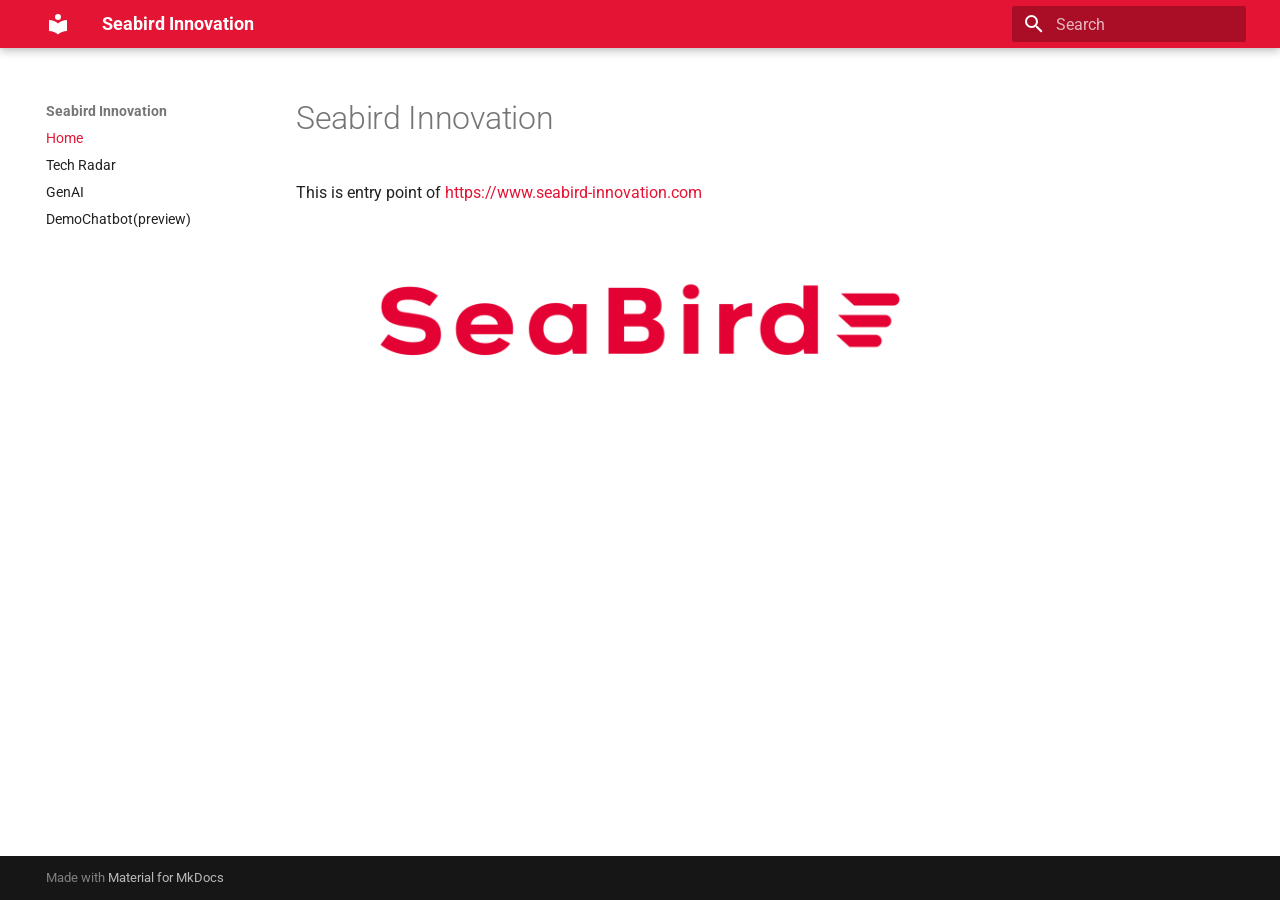
<file: index.html>
<!doctype html>
<html lang="en" class="no-js">
  <head>
    
      <meta charset="utf-8">
      <meta name="viewport" content="width=device-width,initial-scale=1">
      
      
      
      
      
        <link rel="next" href="genai-usecases/">
      
      
      <link rel="icon" href="assets/images/favicon.png">
      <meta name="generator" content="mkdocs-1.6.1, mkdocs-material-9.5.49">
    
    
      
        <title>Seabird Innovation</title>
      
    
    
      <link rel="stylesheet" href="assets/stylesheets/main.6f8fc17f.min.css">
      
        
        <link rel="stylesheet" href="assets/stylesheets/palette.06af60db.min.css">
      
      


    
    
      
    
    
      
        
        
        <link rel="preconnect" href="https://fonts.gstatic.com" crossorigin>
        <link rel="stylesheet" href="https://fonts.googleapis.com/css?family=Roboto:300,300i,400,400i,700,700i%7CRoboto+Mono:400,400i,700,700i&display=fallback">
        <style>:root{--md-text-font:"Roboto";--md-code-font:"Roboto Mono"}</style>
      
    
    
      <link rel="stylesheet" href="stylesheets/extra.css">
    
    <script>__md_scope=new URL(".",location),__md_hash=e=>[...e].reduce(((e,_)=>(e<<5)-e+_.charCodeAt(0)),0),__md_get=(e,_=localStorage,t=__md_scope)=>JSON.parse(_.getItem(t.pathname+"."+e)),__md_set=(e,_,t=localStorage,a=__md_scope)=>{try{t.setItem(a.pathname+"."+e,JSON.stringify(_))}catch(e){}}</script>
    
      

    
    
    
  </head>
  
  
    
    
    
    
    
    <body dir="ltr" data-md-color-scheme="default" data-md-color-primary="custom" data-md-color-accent="indigo">
  
    
    <input class="md-toggle" data-md-toggle="drawer" type="checkbox" id="__drawer" autocomplete="off">
    <input class="md-toggle" data-md-toggle="search" type="checkbox" id="__search" autocomplete="off">
    <label class="md-overlay" for="__drawer"></label>
    <div data-md-component="skip">
      
        
        <a href="#seabird-innovation" class="md-skip">
          Skip to content
        </a>
      
    </div>
    <div data-md-component="announce">
      
    </div>
    
    
      

  

<header class="md-header md-header--shadow" data-md-component="header">
  <nav class="md-header__inner md-grid" aria-label="Header">
    <a href="." title="Seabird Innovation" class="md-header__button md-logo" aria-label="Seabird Innovation" data-md-component="logo">
      
  
  <svg xmlns="http://www.w3.org/2000/svg" viewBox="0 0 24 24"><path d="M12 8a3 3 0 0 0 3-3 3 3 0 0 0-3-3 3 3 0 0 0-3 3 3 3 0 0 0 3 3m0 3.54C9.64 9.35 6.5 8 3 8v11c3.5 0 6.64 1.35 9 3.54 2.36-2.19 5.5-3.54 9-3.54V8c-3.5 0-6.64 1.35-9 3.54"/></svg>

    </a>
    <label class="md-header__button md-icon" for="__drawer">
      
      <svg xmlns="http://www.w3.org/2000/svg" viewBox="0 0 24 24"><path d="M3 6h18v2H3zm0 5h18v2H3zm0 5h18v2H3z"/></svg>
    </label>
    <div class="md-header__title" data-md-component="header-title">
      <div class="md-header__ellipsis">
        <div class="md-header__topic">
          <span class="md-ellipsis">
            Seabird Innovation
          </span>
        </div>
        <div class="md-header__topic" data-md-component="header-topic">
          <span class="md-ellipsis">
            
              Home
            
          </span>
        </div>
      </div>
    </div>
    
      
    
    
    
    
      <label class="md-header__button md-icon" for="__search">
        
        <svg xmlns="http://www.w3.org/2000/svg" viewBox="0 0 24 24"><path d="M9.5 3A6.5 6.5 0 0 1 16 9.5c0 1.61-.59 3.09-1.56 4.23l.27.27h.79l5 5-1.5 1.5-5-5v-.79l-.27-.27A6.52 6.52 0 0 1 9.5 16 6.5 6.5 0 0 1 3 9.5 6.5 6.5 0 0 1 9.5 3m0 2C7 5 5 7 5 9.5S7 14 9.5 14 14 12 14 9.5 12 5 9.5 5"/></svg>
      </label>
      <div class="md-search" data-md-component="search" role="dialog">
  <label class="md-search__overlay" for="__search"></label>
  <div class="md-search__inner" role="search">
    <form class="md-search__form" name="search">
      <input type="text" class="md-search__input" name="query" aria-label="Search" placeholder="Search" autocapitalize="off" autocorrect="off" autocomplete="off" spellcheck="false" data-md-component="search-query" required>
      <label class="md-search__icon md-icon" for="__search">
        
        <svg xmlns="http://www.w3.org/2000/svg" viewBox="0 0 24 24"><path d="M9.5 3A6.5 6.5 0 0 1 16 9.5c0 1.61-.59 3.09-1.56 4.23l.27.27h.79l5 5-1.5 1.5-5-5v-.79l-.27-.27A6.52 6.52 0 0 1 9.5 16 6.5 6.5 0 0 1 3 9.5 6.5 6.5 0 0 1 9.5 3m0 2C7 5 5 7 5 9.5S7 14 9.5 14 14 12 14 9.5 12 5 9.5 5"/></svg>
        
        <svg xmlns="http://www.w3.org/2000/svg" viewBox="0 0 24 24"><path d="M20 11v2H8l5.5 5.5-1.42 1.42L4.16 12l7.92-7.92L13.5 5.5 8 11z"/></svg>
      </label>
      <nav class="md-search__options" aria-label="Search">
        
        <button type="reset" class="md-search__icon md-icon" title="Clear" aria-label="Clear" tabindex="-1">
          
          <svg xmlns="http://www.w3.org/2000/svg" viewBox="0 0 24 24"><path d="M19 6.41 17.59 5 12 10.59 6.41 5 5 6.41 10.59 12 5 17.59 6.41 19 12 13.41 17.59 19 19 17.59 13.41 12z"/></svg>
        </button>
      </nav>
      
    </form>
    <div class="md-search__output">
      <div class="md-search__scrollwrap" tabindex="0" data-md-scrollfix>
        <div class="md-search-result" data-md-component="search-result">
          <div class="md-search-result__meta">
            Initializing search
          </div>
          <ol class="md-search-result__list" role="presentation"></ol>
        </div>
      </div>
    </div>
  </div>
</div>
    
    
  </nav>
  
</header>
    
    <div class="md-container" data-md-component="container">
      
      
        
          
        
      
      <main class="md-main" data-md-component="main">
        <div class="md-main__inner md-grid">
          
            
              
              <div class="md-sidebar md-sidebar--primary" data-md-component="sidebar" data-md-type="navigation" >
                <div class="md-sidebar__scrollwrap">
                  <div class="md-sidebar__inner">
                    



<nav class="md-nav md-nav--primary" aria-label="Navigation" data-md-level="0">
  <label class="md-nav__title" for="__drawer">
    <a href="." title="Seabird Innovation" class="md-nav__button md-logo" aria-label="Seabird Innovation" data-md-component="logo">
      
  
  <svg xmlns="http://www.w3.org/2000/svg" viewBox="0 0 24 24"><path d="M12 8a3 3 0 0 0 3-3 3 3 0 0 0-3-3 3 3 0 0 0-3 3 3 3 0 0 0 3 3m0 3.54C9.64 9.35 6.5 8 3 8v11c3.5 0 6.64 1.35 9 3.54 2.36-2.19 5.5-3.54 9-3.54V8c-3.5 0-6.64 1.35-9 3.54"/></svg>

    </a>
    Seabird Innovation
  </label>
  
  <ul class="md-nav__list" data-md-scrollfix>
    
      
      
  
  
    
  
  
  
    <li class="md-nav__item md-nav__item--active">
      
      <input class="md-nav__toggle md-toggle" type="checkbox" id="__toc">
      
      
        
      
      
      <a href="." class="md-nav__link md-nav__link--active">
        
  
  <span class="md-ellipsis">
    Home
  </span>
  

      </a>
      
    </li>
  

    
      
      
  
  
  
  
    <li class="md-nav__item">
      <a href="/tech-radar" class="md-nav__link">
        
  
  <span class="md-ellipsis">
    Tech Radar
  </span>
  

      </a>
    </li>
  

    
      
      
  
  
  
  
    <li class="md-nav__item">
      <a href="genai-usecases/" class="md-nav__link">
        
  
  <span class="md-ellipsis">
    GenAI
  </span>
  

      </a>
    </li>
  

    
      
      
  
  
  
  
    <li class="md-nav__item">
      <a href="/chatbot-demo" class="md-nav__link">
        
  
  <span class="md-ellipsis">
    DemoChatbot(preview)
  </span>
  

      </a>
    </li>
  

    
  </ul>
</nav>
                  </div>
                </div>
              </div>
            
            
              
              <div class="md-sidebar md-sidebar--secondary" data-md-component="sidebar" data-md-type="toc" >
                <div class="md-sidebar__scrollwrap">
                  <div class="md-sidebar__inner">
                    

<nav class="md-nav md-nav--secondary" aria-label="Table of contents">
  
  
  
    
  
  
</nav>
                  </div>
                </div>
              </div>
            
          
          
            <div class="md-content" data-md-component="content">
              <article class="md-content__inner md-typeset">
                
                  


<h1 id="seabird-innovation">Seabird Innovation</h1>
<p>This is entry point of <a href="https://www.seabird-innovation.com">https://www.seabird-innovation.com</a></p>
<p><img alt="logo" src="img/seabird-logo.png" /></p>












                
              </article>
            </div>
          
          
<script>var target=document.getElementById(location.hash.slice(1));target&&target.name&&(target.checked=target.name.startsWith("__tabbed_"))</script>
        </div>
        
      </main>
      
        <footer class="md-footer">
  
  <div class="md-footer-meta md-typeset">
    <div class="md-footer-meta__inner md-grid">
      <div class="md-copyright">
  
  
    Made with
    <a href="https://squidfunk.github.io/mkdocs-material/" target="_blank" rel="noopener">
      Material for MkDocs
    </a>
  
</div>
      
    </div>
  </div>
</footer>
      
    </div>
    <div class="md-dialog" data-md-component="dialog">
      <div class="md-dialog__inner md-typeset"></div>
    </div>
    
    
    <script id="__config" type="application/json">{"base": ".", "features": [], "search": "assets/javascripts/workers/search.6ce7567c.min.js", "translations": {"clipboard.copied": "Copied to clipboard", "clipboard.copy": "Copy to clipboard", "search.result.more.one": "1 more on this page", "search.result.more.other": "# more on this page", "search.result.none": "No matching documents", "search.result.one": "1 matching document", "search.result.other": "# matching documents", "search.result.placeholder": "Type to start searching", "search.result.term.missing": "Missing", "select.version": "Select version"}}</script>
    
    
      <script src="assets/javascripts/bundle.88dd0f4e.min.js"></script>
      
    
  </body>
</html>
</file>
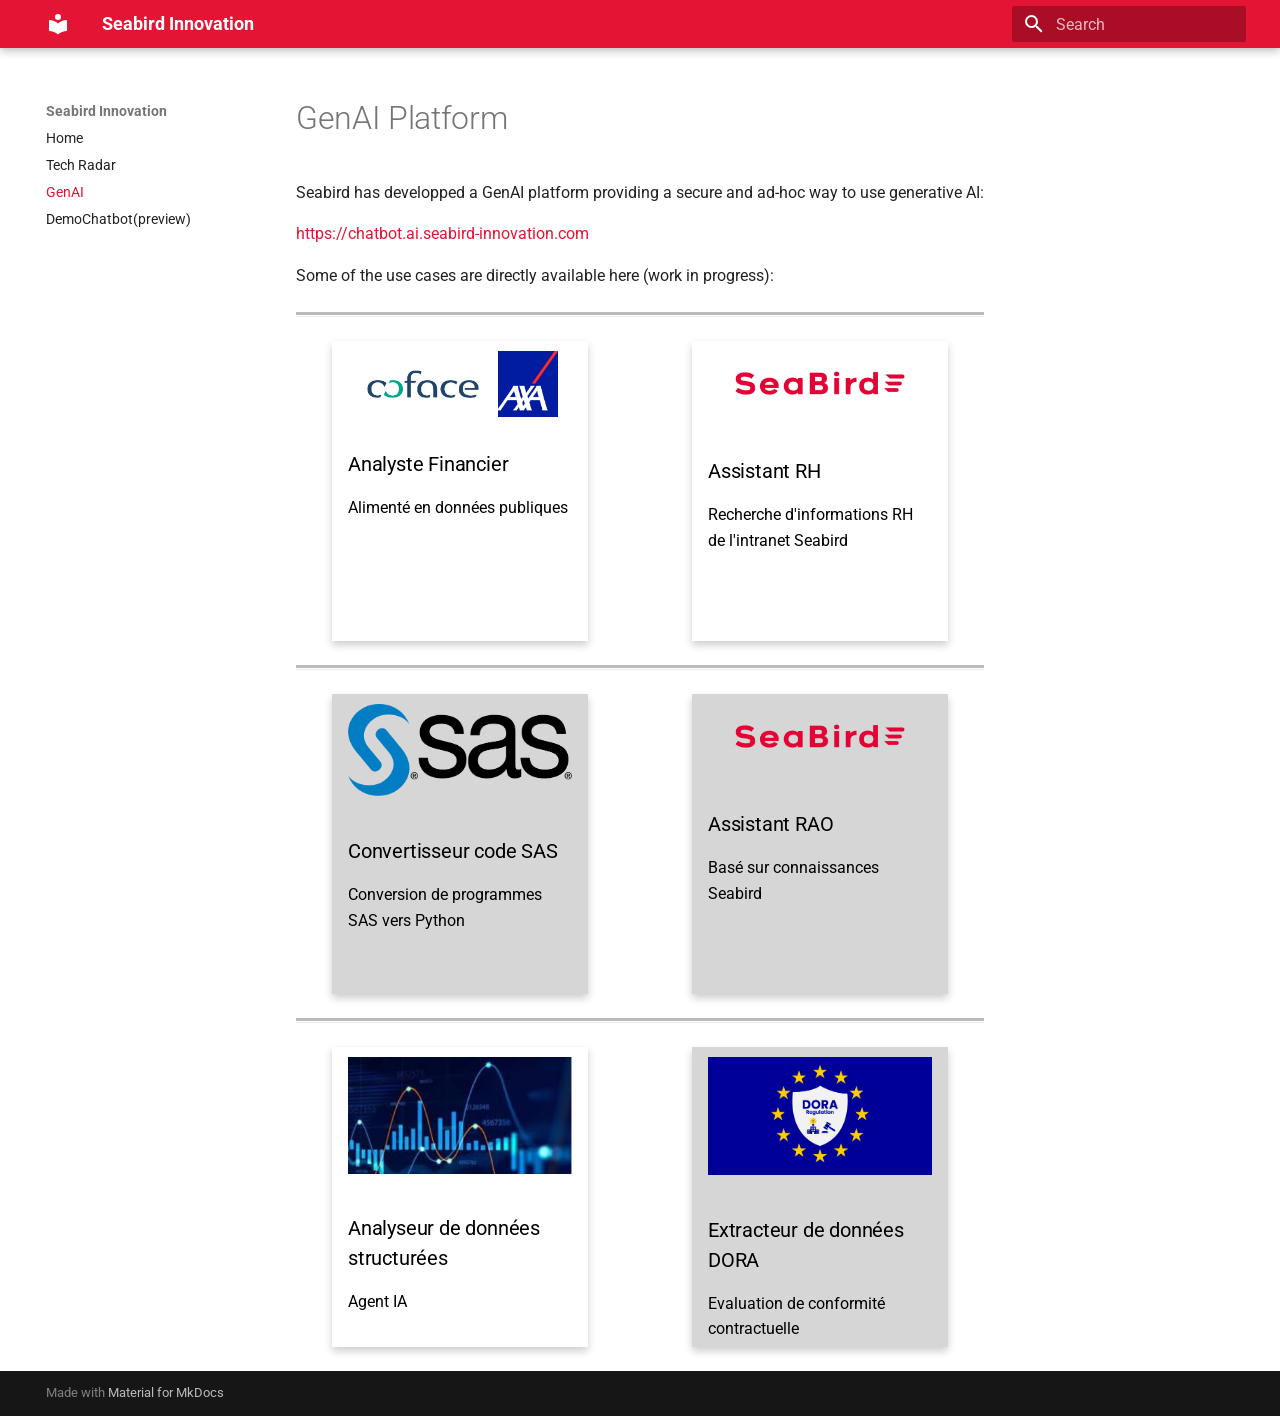
<file: genai-usecases/index.html>
<!doctype html>
<html lang="en" class="no-js">
  <head>
    
      <meta charset="utf-8">
      <meta name="viewport" content="width=device-width,initial-scale=1">
      
      
      
      
        <link rel="prev" href="..">
      
      
      
      <link rel="icon" href="../assets/images/favicon.png">
      <meta name="generator" content="mkdocs-1.6.1, mkdocs-material-9.5.49">
    
    
      
        <title>GenAI - Seabird Innovation</title>
      
    
    
      <link rel="stylesheet" href="../assets/stylesheets/main.6f8fc17f.min.css">
      
        
        <link rel="stylesheet" href="../assets/stylesheets/palette.06af60db.min.css">
      
      


    
    
      
    
    
      
        
        
        <link rel="preconnect" href="https://fonts.gstatic.com" crossorigin>
        <link rel="stylesheet" href="https://fonts.googleapis.com/css?family=Roboto:300,300i,400,400i,700,700i%7CRoboto+Mono:400,400i,700,700i&display=fallback">
        <style>:root{--md-text-font:"Roboto";--md-code-font:"Roboto Mono"}</style>
      
    
    
      <link rel="stylesheet" href="../stylesheets/extra.css">
    
    <script>__md_scope=new URL("..",location),__md_hash=e=>[...e].reduce(((e,_)=>(e<<5)-e+_.charCodeAt(0)),0),__md_get=(e,_=localStorage,t=__md_scope)=>JSON.parse(_.getItem(t.pathname+"."+e)),__md_set=(e,_,t=localStorage,a=__md_scope)=>{try{t.setItem(a.pathname+"."+e,JSON.stringify(_))}catch(e){}}</script>
    
      

    
    
    
  </head>
  
  
    
    
    
    
    
    <body dir="ltr" data-md-color-scheme="default" data-md-color-primary="custom" data-md-color-accent="indigo">
  
    
    <input class="md-toggle" data-md-toggle="drawer" type="checkbox" id="__drawer" autocomplete="off">
    <input class="md-toggle" data-md-toggle="search" type="checkbox" id="__search" autocomplete="off">
    <label class="md-overlay" for="__drawer"></label>
    <div data-md-component="skip">
      
        
        <a href="#genai-platform" class="md-skip">
          Skip to content
        </a>
      
    </div>
    <div data-md-component="announce">
      
    </div>
    
    
      

  

<header class="md-header md-header--shadow" data-md-component="header">
  <nav class="md-header__inner md-grid" aria-label="Header">
    <a href=".." title="Seabird Innovation" class="md-header__button md-logo" aria-label="Seabird Innovation" data-md-component="logo">
      
  
  <svg xmlns="http://www.w3.org/2000/svg" viewBox="0 0 24 24"><path d="M12 8a3 3 0 0 0 3-3 3 3 0 0 0-3-3 3 3 0 0 0-3 3 3 3 0 0 0 3 3m0 3.54C9.64 9.35 6.5 8 3 8v11c3.5 0 6.64 1.35 9 3.54 2.36-2.19 5.5-3.54 9-3.54V8c-3.5 0-6.64 1.35-9 3.54"/></svg>

    </a>
    <label class="md-header__button md-icon" for="__drawer">
      
      <svg xmlns="http://www.w3.org/2000/svg" viewBox="0 0 24 24"><path d="M3 6h18v2H3zm0 5h18v2H3zm0 5h18v2H3z"/></svg>
    </label>
    <div class="md-header__title" data-md-component="header-title">
      <div class="md-header__ellipsis">
        <div class="md-header__topic">
          <span class="md-ellipsis">
            Seabird Innovation
          </span>
        </div>
        <div class="md-header__topic" data-md-component="header-topic">
          <span class="md-ellipsis">
            
              GenAI
            
          </span>
        </div>
      </div>
    </div>
    
      
    
    
    
    
      <label class="md-header__button md-icon" for="__search">
        
        <svg xmlns="http://www.w3.org/2000/svg" viewBox="0 0 24 24"><path d="M9.5 3A6.5 6.5 0 0 1 16 9.5c0 1.61-.59 3.09-1.56 4.23l.27.27h.79l5 5-1.5 1.5-5-5v-.79l-.27-.27A6.52 6.52 0 0 1 9.5 16 6.5 6.5 0 0 1 3 9.5 6.5 6.5 0 0 1 9.5 3m0 2C7 5 5 7 5 9.5S7 14 9.5 14 14 12 14 9.5 12 5 9.5 5"/></svg>
      </label>
      <div class="md-search" data-md-component="search" role="dialog">
  <label class="md-search__overlay" for="__search"></label>
  <div class="md-search__inner" role="search">
    <form class="md-search__form" name="search">
      <input type="text" class="md-search__input" name="query" aria-label="Search" placeholder="Search" autocapitalize="off" autocorrect="off" autocomplete="off" spellcheck="false" data-md-component="search-query" required>
      <label class="md-search__icon md-icon" for="__search">
        
        <svg xmlns="http://www.w3.org/2000/svg" viewBox="0 0 24 24"><path d="M9.5 3A6.5 6.5 0 0 1 16 9.5c0 1.61-.59 3.09-1.56 4.23l.27.27h.79l5 5-1.5 1.5-5-5v-.79l-.27-.27A6.52 6.52 0 0 1 9.5 16 6.5 6.5 0 0 1 3 9.5 6.5 6.5 0 0 1 9.5 3m0 2C7 5 5 7 5 9.5S7 14 9.5 14 14 12 14 9.5 12 5 9.5 5"/></svg>
        
        <svg xmlns="http://www.w3.org/2000/svg" viewBox="0 0 24 24"><path d="M20 11v2H8l5.5 5.5-1.42 1.42L4.16 12l7.92-7.92L13.5 5.5 8 11z"/></svg>
      </label>
      <nav class="md-search__options" aria-label="Search">
        
        <button type="reset" class="md-search__icon md-icon" title="Clear" aria-label="Clear" tabindex="-1">
          
          <svg xmlns="http://www.w3.org/2000/svg" viewBox="0 0 24 24"><path d="M19 6.41 17.59 5 12 10.59 6.41 5 5 6.41 10.59 12 5 17.59 6.41 19 12 13.41 17.59 19 19 17.59 13.41 12z"/></svg>
        </button>
      </nav>
      
    </form>
    <div class="md-search__output">
      <div class="md-search__scrollwrap" tabindex="0" data-md-scrollfix>
        <div class="md-search-result" data-md-component="search-result">
          <div class="md-search-result__meta">
            Initializing search
          </div>
          <ol class="md-search-result__list" role="presentation"></ol>
        </div>
      </div>
    </div>
  </div>
</div>
    
    
  </nav>
  
</header>
    
    <div class="md-container" data-md-component="container">
      
      
        
          
        
      
      <main class="md-main" data-md-component="main">
        <div class="md-main__inner md-grid">
          
            
              
              <div class="md-sidebar md-sidebar--primary" data-md-component="sidebar" data-md-type="navigation" >
                <div class="md-sidebar__scrollwrap">
                  <div class="md-sidebar__inner">
                    



<nav class="md-nav md-nav--primary" aria-label="Navigation" data-md-level="0">
  <label class="md-nav__title" for="__drawer">
    <a href=".." title="Seabird Innovation" class="md-nav__button md-logo" aria-label="Seabird Innovation" data-md-component="logo">
      
  
  <svg xmlns="http://www.w3.org/2000/svg" viewBox="0 0 24 24"><path d="M12 8a3 3 0 0 0 3-3 3 3 0 0 0-3-3 3 3 0 0 0-3 3 3 3 0 0 0 3 3m0 3.54C9.64 9.35 6.5 8 3 8v11c3.5 0 6.64 1.35 9 3.54 2.36-2.19 5.5-3.54 9-3.54V8c-3.5 0-6.64 1.35-9 3.54"/></svg>

    </a>
    Seabird Innovation
  </label>
  
  <ul class="md-nav__list" data-md-scrollfix>
    
      
      
  
  
  
  
    <li class="md-nav__item">
      <a href=".." class="md-nav__link">
        
  
  <span class="md-ellipsis">
    Home
  </span>
  

      </a>
    </li>
  

    
      
      
  
  
  
  
    <li class="md-nav__item">
      <a href="/tech-radar" class="md-nav__link">
        
  
  <span class="md-ellipsis">
    Tech Radar
  </span>
  

      </a>
    </li>
  

    
      
      
  
  
    
  
  
  
    <li class="md-nav__item md-nav__item--active">
      
      <input class="md-nav__toggle md-toggle" type="checkbox" id="__toc">
      
      
        
      
      
      <a href="./" class="md-nav__link md-nav__link--active">
        
  
  <span class="md-ellipsis">
    GenAI
  </span>
  

      </a>
      
    </li>
  

    
      
      
  
  
  
  
    <li class="md-nav__item">
      <a href="/chatbot-demo" class="md-nav__link">
        
  
  <span class="md-ellipsis">
    DemoChatbot(preview)
  </span>
  

      </a>
    </li>
  

    
  </ul>
</nav>
                  </div>
                </div>
              </div>
            
            
              
              <div class="md-sidebar md-sidebar--secondary" data-md-component="sidebar" data-md-type="toc" >
                <div class="md-sidebar__scrollwrap">
                  <div class="md-sidebar__inner">
                    

<nav class="md-nav md-nav--secondary" aria-label="Table of contents">
  
  
  
    
  
  
</nav>
                  </div>
                </div>
              </div>
            
          
          
            <div class="md-content" data-md-component="content">
              <article class="md-content__inner md-typeset">
                
                  


<h1 id="genai-platform">GenAI Platform</h1>
<p>Seabird has developped a GenAI platform providing a secure and ad-hoc way to use generative AI: </p>
<p><a href="https://chatbot.ai.seabird-innovation.com" target="_blank">https://chatbot.ai.seabird-innovation.com</a></p>
<p>Some of the use cases are directly available here (work in progress):</p>
<hr class="solid">

<div class="flex-container">

<section class="flex-section">
    <div class="card">
        <a class="card" href="https://chatbot.ai.seabird-innovation.com/?category=coface" target="_blank">
            <div class="container">
                    <div style="display: flex; flex-direction: row;">
                        <img src="/img/coface.png" alt="coface" width="150px" height="50px"/>
                        <img src="/img/axa.png" alt="coface" width="60"/>
                    </div>  
                <h3>Analyste Financier</h3>
                <p>Alimenté en données publiques</p>
            </div>
        </a>
    </div>
    <div class="card">
       <a class="card" href="https://chatbot.ai.seabird-innovation.com/?category=rh" target="_blank">
            <div class="container">
                  <img src="/img/seabird-logo.png" alt="sb" width="300"/>
                <h3>Assistant RH</h3>
                <p>Recherche d'informations RH de l'intranet Seabird</p>
            </div>
        </a>
    </div>
</section>

<hr class="solid">

<section class="flex-section">
    <div class="card inactive">
        <a class="card" href="">
            <div class="container">
                  <img src="/img/sas.png" alt="sas" width="300"/>
                <h3>Convertisseur code SAS</h3>
                <p>Conversion de programmes SAS vers Python</p>
            </div>
        </a>
    </div>
    <div class="card inactive">
       <a class="card" href="">
            <div class="container">
                  <img src="/img/seabird-logo.png" alt="sb" width="300"/>
                <h3>Assistant RAO</h3>
                <p>Basé sur connaissances Seabird</p>
            </div>
        </a>
    </div>
</section>

<hr class="solid">

<section class="flex-section">
    <div class="card">
        <a class="card" href="https://chatbot.ai.seabird-innovation.com" target="_blank">
            <div class="container">
                <img src="/img/data-kiid.png" alt="kiid" width="300"/>
                <h3>Analyseur de données structurées</h3>
                <p>Agent IA</p>
            </div>
        </a>
    </div>
    <div class="card inactive">
       <a class="card" href="">
            <div class="container">
                  <img src="/img/dora.png" alt="dora" width="300"/>
                <h3>Extracteur de données DORA</h3>
                <p>Evaluation de conformité contractuelle</p>
            </div>
        </a>
    </div>
</section>

</div>












                
              </article>
            </div>
          
          
<script>var target=document.getElementById(location.hash.slice(1));target&&target.name&&(target.checked=target.name.startsWith("__tabbed_"))</script>
        </div>
        
      </main>
      
        <footer class="md-footer">
  
  <div class="md-footer-meta md-typeset">
    <div class="md-footer-meta__inner md-grid">
      <div class="md-copyright">
  
  
    Made with
    <a href="https://squidfunk.github.io/mkdocs-material/" target="_blank" rel="noopener">
      Material for MkDocs
    </a>
  
</div>
      
    </div>
  </div>
</footer>
      
    </div>
    <div class="md-dialog" data-md-component="dialog">
      <div class="md-dialog__inner md-typeset"></div>
    </div>
    
    
    <script id="__config" type="application/json">{"base": "..", "features": [], "search": "../assets/javascripts/workers/search.6ce7567c.min.js", "translations": {"clipboard.copied": "Copied to clipboard", "clipboard.copy": "Copy to clipboard", "search.result.more.one": "1 more on this page", "search.result.more.other": "# more on this page", "search.result.none": "No matching documents", "search.result.one": "1 matching document", "search.result.other": "# matching documents", "search.result.placeholder": "Type to start searching", "search.result.term.missing": "Missing", "select.version": "Select version"}}</script>
    
    
      <script src="../assets/javascripts/bundle.88dd0f4e.min.js"></script>
      
    
  </body>
</html>
</file>
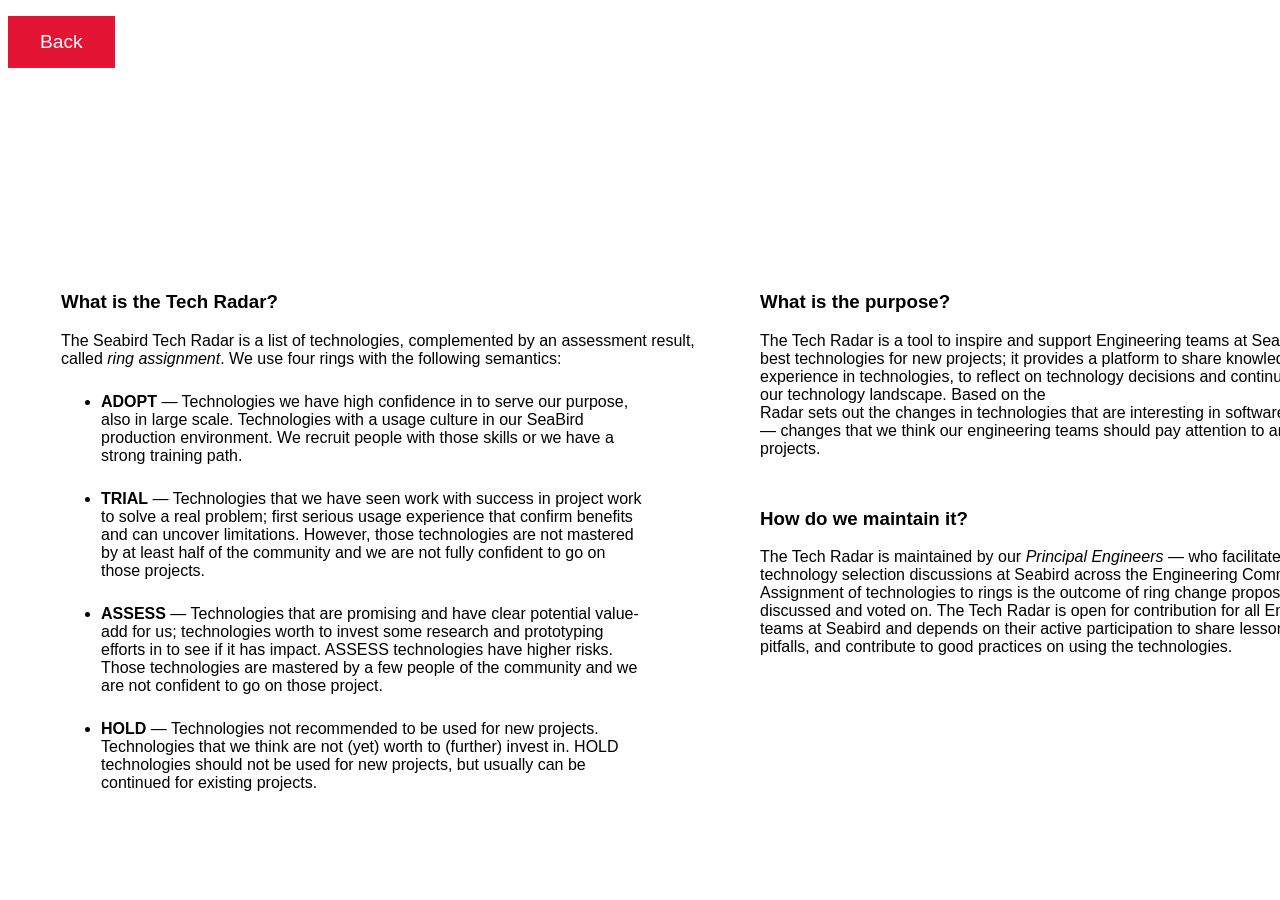
<file: tech-radar/index.html>
<!DOCTYPE html>
<html lang="en">

<head>
<meta http-equiv="Content-type" content="text/html; charset=utf-8">
<meta name="description" content="Seabird Tech Radar: a tool to visualize technology choices, inspire and support Engineering teams at Seabird to pick the best technologies for new projects">
<meta name="viewport" content="width=device-width, initial-scale=1" />
<title>Seabird Tech Radar</title>
<link rel="shortcut icon" href="https://www.Seabird.de/favicon.ico">

<script src="https://d3js.org/d3.v4.min.js"></script>
<script src="radar.js"></script>

<link rel="stylesheet" href="radar.css">
</head>

<body>
<p>
    <button class="button"><a href="/">Back</a></button>
</p>
<svg id="radar"></svg>

<script>
fetch('./config.json').then(function(response) {
  return response.json();
}).then(function(data) {
  radar_visualization({
    repo_url: "https://github.com/seabird-innovation/seabird-innovation.github.io",
    title: "Seabird Tech Radar",
    date: data.date,
    quadrants: [
      { name: "IA" },
      { name: "Data Analytics" },
      { name: "Languages" },
      { name: "Data Management" },
    ],
    rings: [
      { name: "EXPERT", color: "#5ba300" },
      { name: "MAITRISE", color: "#009eb0" },
      { name: "EN DEVELOPPEMENT", color: "#c7ba00" },
      { name: "NON PRIORITAIRE", color: "#e09b96" }
    ],
    entries: data.entries
  });
}).catch(function(err) {
  console.log('Error loading config.json', err);
});
</script>


<table>
<tr>
<td>

<h3>What is the Tech Radar?</h3>

<p>
The Seabird Tech Radar is a list of technologies, complemented by an assessment result, called <em>ring assignment</em>. We use four rings with the following semantics:
</p>

<ul>
<li><strong>ADOPT</strong> &mdash; Technologies we have high confidence in to serve our purpose, also in large scale. Technologies with a usage culture in our SeaBird production environment. We recruit people with those skills or we have a strong training path.</li>
<li><strong>TRIAL</strong> &mdash; Technologies that we have seen work with success in project work to solve a real problem; first serious usage experience that confirm benefits and can uncover limitations. However, those technologies are not mastered by at least half of the community and we are not fully confident to go on those projects.</li>
<li><strong>ASSESS</strong> &mdash; Technologies that are promising and have clear potential value-add for us; technologies worth to invest some research and prototyping efforts in to see if it has impact. ASSESS technologies have higher risks. Those technologies are mastered by a few people of the community and we are not confident to go on those project.</li>
<li><strong>HOLD</strong> &mdash; Technologies not recommended to be used for new projects. Technologies that we think are not (yet) worth to (further) invest in. HOLD technologies should not be used for new projects, but usually can be continued for existing projects.</li>
</ul>

</td><td>

<h3>What is the purpose?</h3>

<p>
The Tech Radar is a tool to inspire and support Engineering teams at Seabird to pick the best technologies for new projects; it provides a platform to share knowledge and experience in technologies, to reflect on technology decisions and continuously evolve our technology landscape. Based on the <a href="https://www.thoughtworks.com/radar">pioneering work of ThoughtWorks</a>, our Tech Radar sets out the changes in technologies that are interesting in software development &mdash; changes that we think our engineering teams should pay attention to and use in their projects.
</p>

<h3>How do we maintain it?</h3>

<p>
The Tech Radar is maintained by our <em>Principal Engineers</em> &mdash; who facilitate and drive the technology selection discussions at Seabird across the Engineering Community. Assignment of technologies to rings is the outcome of ring change proposals, which are discussed and voted on. The Tech Radar is open for contribution for all Engineering teams at Seabird and depends on their active participation to share lessons learned, pitfalls, and contribute to good practices on using the technologies.<br/>
</p>

</td></tr>
</table>

</body>
</html>
</file>
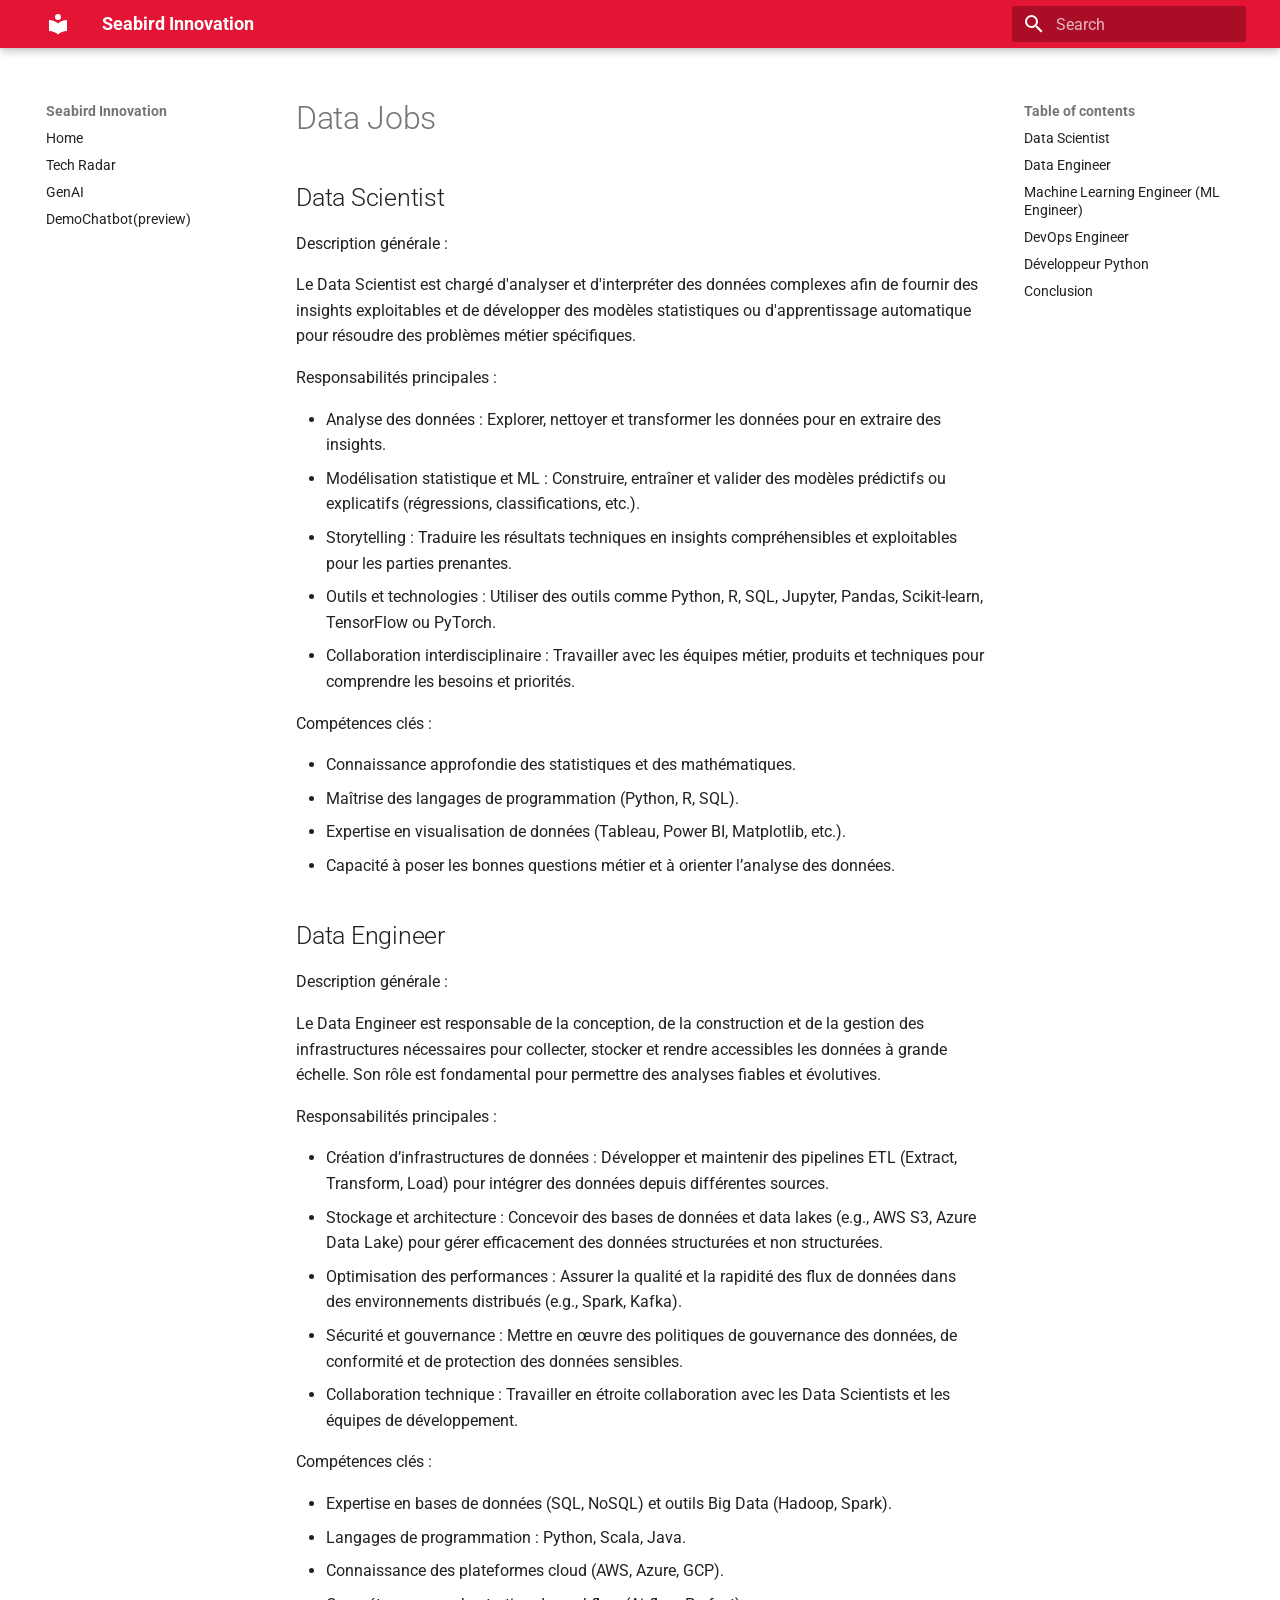
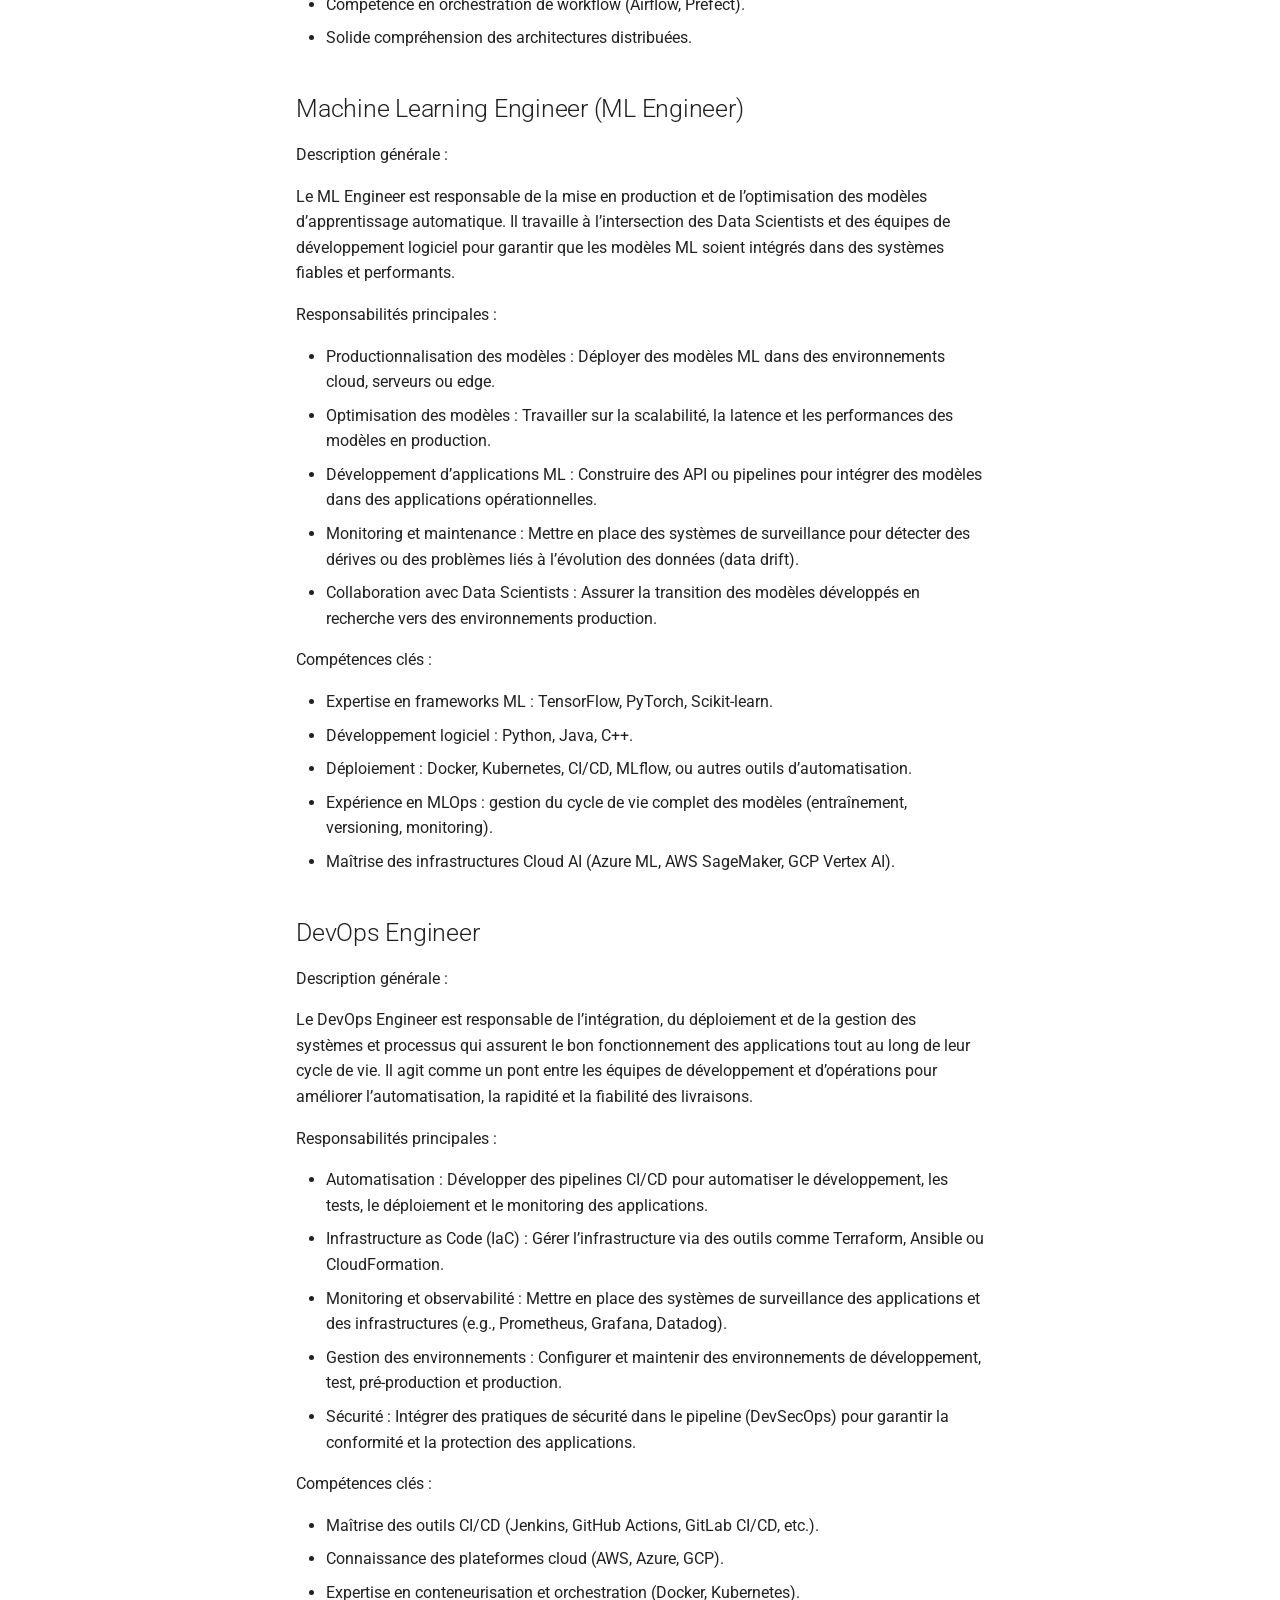
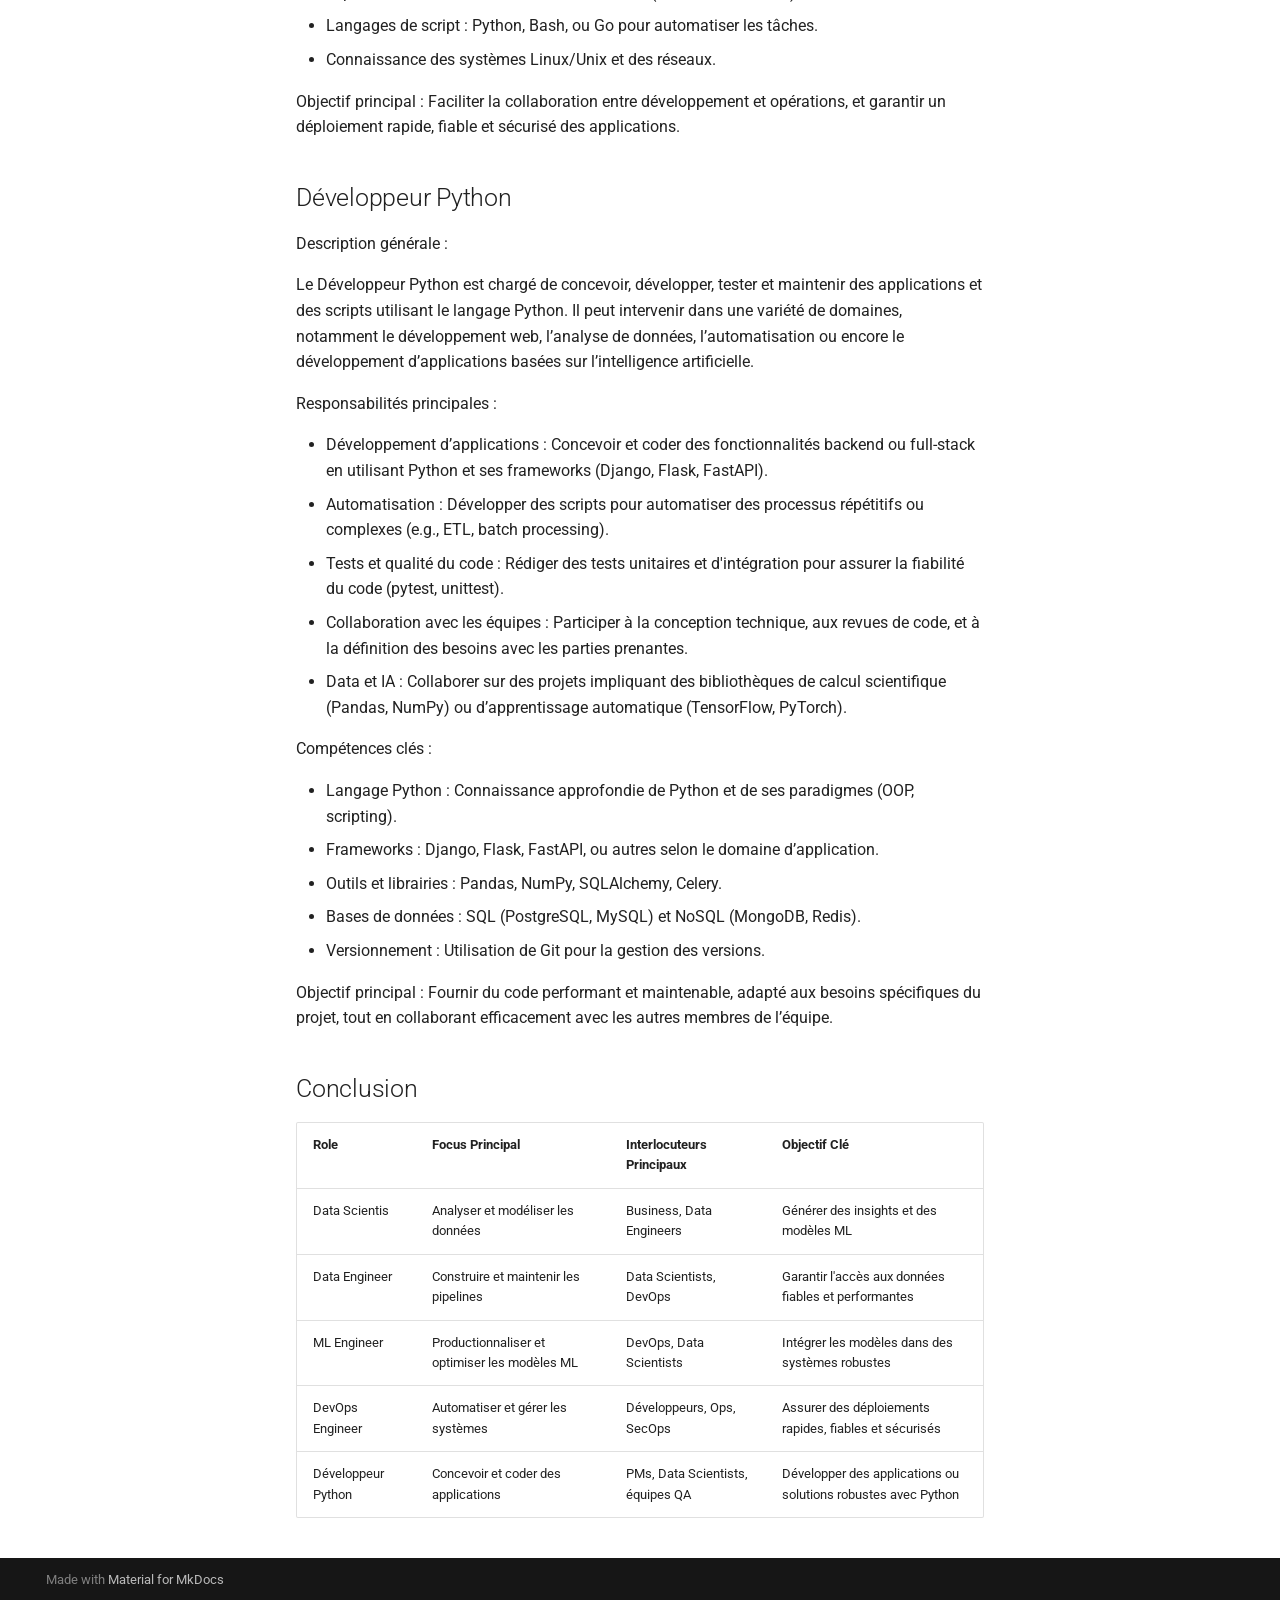
<file: tech-radar/Jobs_desc_draft/index.html>
<!doctype html>
<html lang="en" class="no-js">
  <head>
    
      <meta charset="utf-8">
      <meta name="viewport" content="width=device-width,initial-scale=1">
      
      
      
      
      
      
      <link rel="icon" href="../../assets/images/favicon.png">
      <meta name="generator" content="mkdocs-1.6.1, mkdocs-material-9.5.49">
    
    
      
        <title>Data Jobs - Seabird Innovation</title>
      
    
    
      <link rel="stylesheet" href="../../assets/stylesheets/main.6f8fc17f.min.css">
      
        
        <link rel="stylesheet" href="../../assets/stylesheets/palette.06af60db.min.css">
      
      


    
    
      
    
    
      
        
        
        <link rel="preconnect" href="https://fonts.gstatic.com" crossorigin>
        <link rel="stylesheet" href="https://fonts.googleapis.com/css?family=Roboto:300,300i,400,400i,700,700i%7CRoboto+Mono:400,400i,700,700i&display=fallback">
        <style>:root{--md-text-font:"Roboto";--md-code-font:"Roboto Mono"}</style>
      
    
    
      <link rel="stylesheet" href="../../stylesheets/extra.css">
    
    <script>__md_scope=new URL("../..",location),__md_hash=e=>[...e].reduce(((e,_)=>(e<<5)-e+_.charCodeAt(0)),0),__md_get=(e,_=localStorage,t=__md_scope)=>JSON.parse(_.getItem(t.pathname+"."+e)),__md_set=(e,_,t=localStorage,a=__md_scope)=>{try{t.setItem(a.pathname+"."+e,JSON.stringify(_))}catch(e){}}</script>
    
      

    
    
    
  </head>
  
  
    
    
    
    
    
    <body dir="ltr" data-md-color-scheme="default" data-md-color-primary="custom" data-md-color-accent="indigo">
  
    
    <input class="md-toggle" data-md-toggle="drawer" type="checkbox" id="__drawer" autocomplete="off">
    <input class="md-toggle" data-md-toggle="search" type="checkbox" id="__search" autocomplete="off">
    <label class="md-overlay" for="__drawer"></label>
    <div data-md-component="skip">
      
        
        <a href="#data-jobs" class="md-skip">
          Skip to content
        </a>
      
    </div>
    <div data-md-component="announce">
      
    </div>
    
    
      

  

<header class="md-header md-header--shadow" data-md-component="header">
  <nav class="md-header__inner md-grid" aria-label="Header">
    <a href="../.." title="Seabird Innovation" class="md-header__button md-logo" aria-label="Seabird Innovation" data-md-component="logo">
      
  
  <svg xmlns="http://www.w3.org/2000/svg" viewBox="0 0 24 24"><path d="M12 8a3 3 0 0 0 3-3 3 3 0 0 0-3-3 3 3 0 0 0-3 3 3 3 0 0 0 3 3m0 3.54C9.64 9.35 6.5 8 3 8v11c3.5 0 6.64 1.35 9 3.54 2.36-2.19 5.5-3.54 9-3.54V8c-3.5 0-6.64 1.35-9 3.54"/></svg>

    </a>
    <label class="md-header__button md-icon" for="__drawer">
      
      <svg xmlns="http://www.w3.org/2000/svg" viewBox="0 0 24 24"><path d="M3 6h18v2H3zm0 5h18v2H3zm0 5h18v2H3z"/></svg>
    </label>
    <div class="md-header__title" data-md-component="header-title">
      <div class="md-header__ellipsis">
        <div class="md-header__topic">
          <span class="md-ellipsis">
            Seabird Innovation
          </span>
        </div>
        <div class="md-header__topic" data-md-component="header-topic">
          <span class="md-ellipsis">
            
              Data Jobs
            
          </span>
        </div>
      </div>
    </div>
    
      
    
    
    
    
      <label class="md-header__button md-icon" for="__search">
        
        <svg xmlns="http://www.w3.org/2000/svg" viewBox="0 0 24 24"><path d="M9.5 3A6.5 6.5 0 0 1 16 9.5c0 1.61-.59 3.09-1.56 4.23l.27.27h.79l5 5-1.5 1.5-5-5v-.79l-.27-.27A6.52 6.52 0 0 1 9.5 16 6.5 6.5 0 0 1 3 9.5 6.5 6.5 0 0 1 9.5 3m0 2C7 5 5 7 5 9.5S7 14 9.5 14 14 12 14 9.5 12 5 9.5 5"/></svg>
      </label>
      <div class="md-search" data-md-component="search" role="dialog">
  <label class="md-search__overlay" for="__search"></label>
  <div class="md-search__inner" role="search">
    <form class="md-search__form" name="search">
      <input type="text" class="md-search__input" name="query" aria-label="Search" placeholder="Search" autocapitalize="off" autocorrect="off" autocomplete="off" spellcheck="false" data-md-component="search-query" required>
      <label class="md-search__icon md-icon" for="__search">
        
        <svg xmlns="http://www.w3.org/2000/svg" viewBox="0 0 24 24"><path d="M9.5 3A6.5 6.5 0 0 1 16 9.5c0 1.61-.59 3.09-1.56 4.23l.27.27h.79l5 5-1.5 1.5-5-5v-.79l-.27-.27A6.52 6.52 0 0 1 9.5 16 6.5 6.5 0 0 1 3 9.5 6.5 6.5 0 0 1 9.5 3m0 2C7 5 5 7 5 9.5S7 14 9.5 14 14 12 14 9.5 12 5 9.5 5"/></svg>
        
        <svg xmlns="http://www.w3.org/2000/svg" viewBox="0 0 24 24"><path d="M20 11v2H8l5.5 5.5-1.42 1.42L4.16 12l7.92-7.92L13.5 5.5 8 11z"/></svg>
      </label>
      <nav class="md-search__options" aria-label="Search">
        
        <button type="reset" class="md-search__icon md-icon" title="Clear" aria-label="Clear" tabindex="-1">
          
          <svg xmlns="http://www.w3.org/2000/svg" viewBox="0 0 24 24"><path d="M19 6.41 17.59 5 12 10.59 6.41 5 5 6.41 10.59 12 5 17.59 6.41 19 12 13.41 17.59 19 19 17.59 13.41 12z"/></svg>
        </button>
      </nav>
      
    </form>
    <div class="md-search__output">
      <div class="md-search__scrollwrap" tabindex="0" data-md-scrollfix>
        <div class="md-search-result" data-md-component="search-result">
          <div class="md-search-result__meta">
            Initializing search
          </div>
          <ol class="md-search-result__list" role="presentation"></ol>
        </div>
      </div>
    </div>
  </div>
</div>
    
    
  </nav>
  
</header>
    
    <div class="md-container" data-md-component="container">
      
      
        
          
        
      
      <main class="md-main" data-md-component="main">
        <div class="md-main__inner md-grid">
          
            
              
              <div class="md-sidebar md-sidebar--primary" data-md-component="sidebar" data-md-type="navigation" >
                <div class="md-sidebar__scrollwrap">
                  <div class="md-sidebar__inner">
                    



<nav class="md-nav md-nav--primary" aria-label="Navigation" data-md-level="0">
  <label class="md-nav__title" for="__drawer">
    <a href="../.." title="Seabird Innovation" class="md-nav__button md-logo" aria-label="Seabird Innovation" data-md-component="logo">
      
  
  <svg xmlns="http://www.w3.org/2000/svg" viewBox="0 0 24 24"><path d="M12 8a3 3 0 0 0 3-3 3 3 0 0 0-3-3 3 3 0 0 0-3 3 3 3 0 0 0 3 3m0 3.54C9.64 9.35 6.5 8 3 8v11c3.5 0 6.64 1.35 9 3.54 2.36-2.19 5.5-3.54 9-3.54V8c-3.5 0-6.64 1.35-9 3.54"/></svg>

    </a>
    Seabird Innovation
  </label>
  
  <ul class="md-nav__list" data-md-scrollfix>
    
      
      
  
  
  
  
    <li class="md-nav__item">
      <a href="../.." class="md-nav__link">
        
  
  <span class="md-ellipsis">
    Home
  </span>
  

      </a>
    </li>
  

    
      
      
  
  
  
  
    <li class="md-nav__item">
      <a href="/tech-radar" class="md-nav__link">
        
  
  <span class="md-ellipsis">
    Tech Radar
  </span>
  

      </a>
    </li>
  

    
      
      
  
  
  
  
    <li class="md-nav__item">
      <a href="../../genai-usecases/" class="md-nav__link">
        
  
  <span class="md-ellipsis">
    GenAI
  </span>
  

      </a>
    </li>
  

    
      
      
  
  
  
  
    <li class="md-nav__item">
      <a href="/chatbot-demo" class="md-nav__link">
        
  
  <span class="md-ellipsis">
    DemoChatbot(preview)
  </span>
  

      </a>
    </li>
  

    
  </ul>
</nav>
                  </div>
                </div>
              </div>
            
            
              
              <div class="md-sidebar md-sidebar--secondary" data-md-component="sidebar" data-md-type="toc" >
                <div class="md-sidebar__scrollwrap">
                  <div class="md-sidebar__inner">
                    

<nav class="md-nav md-nav--secondary" aria-label="Table of contents">
  
  
  
    
  
  
    <label class="md-nav__title" for="__toc">
      <span class="md-nav__icon md-icon"></span>
      Table of contents
    </label>
    <ul class="md-nav__list" data-md-component="toc" data-md-scrollfix>
      
        <li class="md-nav__item">
  <a href="#data-scientist" class="md-nav__link">
    <span class="md-ellipsis">
      Data Scientist
    </span>
  </a>
  
</li>
      
        <li class="md-nav__item">
  <a href="#data-engineer" class="md-nav__link">
    <span class="md-ellipsis">
      Data Engineer
    </span>
  </a>
  
</li>
      
        <li class="md-nav__item">
  <a href="#machine-learning-engineer-ml-engineer" class="md-nav__link">
    <span class="md-ellipsis">
      Machine Learning Engineer (ML Engineer)
    </span>
  </a>
  
</li>
      
        <li class="md-nav__item">
  <a href="#devops-engineer" class="md-nav__link">
    <span class="md-ellipsis">
      DevOps Engineer
    </span>
  </a>
  
</li>
      
        <li class="md-nav__item">
  <a href="#developpeur-python" class="md-nav__link">
    <span class="md-ellipsis">
      Développeur Python
    </span>
  </a>
  
</li>
      
        <li class="md-nav__item">
  <a href="#conclusion" class="md-nav__link">
    <span class="md-ellipsis">
      Conclusion
    </span>
  </a>
  
</li>
      
    </ul>
  
</nav>
                  </div>
                </div>
              </div>
            
          
          
            <div class="md-content" data-md-component="content">
              <article class="md-content__inner md-typeset">
                
                  


<h1 id="data-jobs">Data Jobs</h1>
<h2 id="data-scientist">Data Scientist</h2>
<p>Description générale :</p>
<p>Le Data Scientist est chargé d'analyser et d'interpréter des données complexes afin de fournir des insights exploitables
et de développer des modèles statistiques ou d'apprentissage automatique pour résoudre des problèmes métier spécifiques.</p>
<p>Responsabilités principales :</p>
<ul>
<li>Analyse des données : Explorer, nettoyer et transformer les données pour en extraire des insights.</li>
<li>Modélisation statistique et ML : Construire, entraîner et valider des modèles prédictifs ou explicatifs (régressions, classifications, etc.).</li>
<li>Storytelling : Traduire les résultats techniques en insights compréhensibles et exploitables pour les parties prenantes.</li>
<li>Outils et technologies : Utiliser des outils comme Python, R, SQL, Jupyter, Pandas, Scikit-learn, TensorFlow ou PyTorch.</li>
<li>Collaboration interdisciplinaire : Travailler avec les équipes métier, produits et techniques pour comprendre les besoins et priorités.</li>
</ul>
<p>Compétences clés :</p>
<ul>
<li>Connaissance approfondie des statistiques et des mathématiques.</li>
<li>Maîtrise des langages de programmation (Python, R, SQL).</li>
<li>Expertise en visualisation de données (Tableau, Power BI, Matplotlib, etc.).</li>
<li>Capacité à poser les bonnes questions métier et à orienter l’analyse des données.</li>
</ul>
<h2 id="data-engineer">Data Engineer</h2>
<p>Description générale :</p>
<p>Le Data Engineer est responsable de la conception, de la construction et de la gestion des infrastructures nécessaires
pour collecter, stocker et rendre accessibles les données à grande échelle. Son rôle est fondamental pour permettre des
analyses fiables et évolutives.</p>
<p>Responsabilités principales :</p>
<ul>
<li>Création d’infrastructures de données : Développer et maintenir des pipelines ETL (Extract, Transform, Load) pour intégrer des données depuis différentes sources.</li>
<li>Stockage et architecture : Concevoir des bases de données et data lakes (e.g., AWS S3, Azure Data Lake) pour gérer efficacement des données structurées et non structurées.</li>
<li>Optimisation des performances : Assurer la qualité et la rapidité des flux de données dans des environnements distribués (e.g., Spark, Kafka).</li>
<li>Sécurité et gouvernance : Mettre en œuvre des politiques de gouvernance des données, de conformité et de protection des données sensibles.</li>
<li>Collaboration technique : Travailler en étroite collaboration avec les Data Scientists et les équipes de développement.</li>
</ul>
<p>Compétences clés :</p>
<ul>
<li>Expertise en bases de données (SQL, NoSQL) et outils Big Data (Hadoop, Spark).</li>
<li>Langages de programmation : Python, Scala, Java.</li>
<li>Connaissance des plateformes cloud (AWS, Azure, GCP).</li>
<li>Compétence en orchestration de workflow (Airflow, Prefect).</li>
<li>Solide compréhension des architectures distribuées.</li>
</ul>
<h2 id="machine-learning-engineer-ml-engineer">Machine Learning Engineer (ML Engineer)</h2>
<p>Description générale :</p>
<p>Le ML Engineer est responsable de la mise en production et de l’optimisation des modèles d’apprentissage automatique. Il
travaille à l’intersection des Data Scientists et des équipes de développement logiciel pour garantir que les modèles ML
soient intégrés dans des systèmes fiables et performants.</p>
<p>Responsabilités principales :</p>
<ul>
<li>Productionnalisation des modèles : Déployer des modèles ML dans des environnements cloud, serveurs ou edge.</li>
<li>Optimisation des modèles : Travailler sur la scalabilité, la latence et les performances des modèles en production.</li>
<li>Développement d’applications ML : Construire des API ou pipelines pour intégrer des modèles dans des applications opérationnelles.</li>
<li>Monitoring et maintenance : Mettre en place des systèmes de surveillance pour détecter des dérives ou des problèmes liés à l’évolution des données (data drift).</li>
<li>Collaboration avec Data Scientists : Assurer la transition des modèles développés en recherche vers des environnements production.</li>
</ul>
<p>Compétences clés :</p>
<ul>
<li>Expertise en frameworks ML : TensorFlow, PyTorch, Scikit-learn.</li>
<li>Développement logiciel : Python, Java, C++.</li>
<li>Déploiement : Docker, Kubernetes, CI/CD, MLflow, ou autres outils d’automatisation.</li>
<li>Expérience en MLOps : gestion du cycle de vie complet des modèles (entraînement, versioning, monitoring).</li>
<li>Maîtrise des infrastructures Cloud AI (Azure ML, AWS SageMaker, GCP Vertex AI).</li>
</ul>
<h2 id="devops-engineer">DevOps Engineer</h2>
<p>Description générale :</p>
<p>Le DevOps Engineer est responsable de l’intégration, du déploiement et de la gestion des systèmes et processus qui
assurent le bon fonctionnement des applications tout au long de leur cycle de vie. Il agit comme un pont entre les
équipes de développement et d’opérations pour améliorer l’automatisation, la rapidité et la fiabilité des livraisons.</p>
<p>Responsabilités principales :</p>
<ul>
<li>Automatisation : Développer des pipelines CI/CD pour automatiser le développement, les tests, le déploiement et le monitoring des applications.</li>
<li>Infrastructure as Code (IaC) : Gérer l’infrastructure via des outils comme Terraform, Ansible ou CloudFormation.</li>
<li>Monitoring et observabilité : Mettre en place des systèmes de surveillance des applications et des infrastructures (e.g., Prometheus, Grafana, Datadog).</li>
<li>Gestion des environnements : Configurer et maintenir des environnements de développement, test, pré-production et production.</li>
<li>Sécurité : Intégrer des pratiques de sécurité dans le pipeline (DevSecOps) pour garantir la conformité et la protection des applications.</li>
</ul>
<p>Compétences clés :</p>
<ul>
<li>Maîtrise des outils CI/CD (Jenkins, GitHub Actions, GitLab CI/CD, etc.).</li>
<li>Connaissance des plateformes cloud (AWS, Azure, GCP).</li>
<li>Expertise en conteneurisation et orchestration (Docker, Kubernetes).</li>
<li>Langages de script : Python, Bash, ou Go pour automatiser les tâches.</li>
<li>Connaissance des systèmes Linux/Unix et des réseaux.</li>
</ul>
<p>Objectif principal : Faciliter la collaboration entre développement et opérations, et garantir un déploiement rapide,
fiable et sécurisé des applications.</p>
<h2 id="developpeur-python">Développeur Python</h2>
<p>Description générale :</p>
<p>Le Développeur Python est chargé de concevoir, développer, tester et maintenir des applications et des scripts utilisant
le langage Python. Il peut intervenir dans une variété de domaines, notamment le développement web, l’analyse de
données, l’automatisation ou encore le développement d’applications basées sur l’intelligence artificielle.</p>
<p>Responsabilités principales :</p>
<ul>
<li>Développement d’applications : Concevoir et coder des fonctionnalités backend ou full-stack en utilisant Python et ses frameworks (Django, Flask, FastAPI).</li>
<li>Automatisation : Développer des scripts pour automatiser des processus répétitifs ou complexes (e.g., ETL, batch processing).</li>
<li>Tests et qualité du code : Rédiger des tests unitaires et d'intégration pour assurer la fiabilité du code (pytest, unittest).</li>
<li>Collaboration avec les équipes : Participer à la conception technique, aux revues de code, et à la définition des besoins avec les parties prenantes.</li>
<li>Data et IA : Collaborer sur des projets impliquant des bibliothèques de calcul scientifique (Pandas, NumPy) ou d’apprentissage automatique (TensorFlow, PyTorch).</li>
</ul>
<p>Compétences clés :</p>
<ul>
<li>Langage Python : Connaissance approfondie de Python et de ses paradigmes (OOP, scripting).</li>
<li>Frameworks : Django, Flask, FastAPI, ou autres selon le domaine d’application.</li>
<li>Outils et librairies : Pandas, NumPy, SQLAlchemy, Celery.</li>
<li>Bases de données : SQL (PostgreSQL, MySQL) et NoSQL (MongoDB, Redis).</li>
<li>Versionnement : Utilisation de Git pour la gestion des versions.</li>
</ul>
<p>Objectif principal : Fournir du code performant et maintenable, adapté aux besoins spécifiques du projet, tout en
collaborant efficacement avec les autres membres de l’équipe.</p>
<h2 id="conclusion">Conclusion</h2>
<table>
<thead>
<tr>
<th>Role</th>
<th>Focus Principal</th>
<th>Interlocuteurs Principaux</th>
<th>Objectif Clé</th>
</tr>
</thead>
<tbody>
<tr>
<td>Data Scientis</td>
<td>Analyser et modéliser les données</td>
<td>Business, Data Engineers</td>
<td>Générer des insights et des modèles ML</td>
</tr>
<tr>
<td>Data Engineer</td>
<td>Construire et maintenir les pipelines</td>
<td>Data Scientists, DevOps</td>
<td>Garantir l'accès aux données fiables et performantes</td>
</tr>
<tr>
<td>ML Engineer</td>
<td>Productionnaliser et optimiser les modèles ML</td>
<td>DevOps, Data Scientists</td>
<td>Intégrer les modèles dans des systèmes robustes</td>
</tr>
<tr>
<td>DevOps Engineer</td>
<td>Automatiser et gérer les systèmes</td>
<td>Développeurs, Ops, SecOps</td>
<td>Assurer des déploiements rapides, fiables et sécurisés</td>
</tr>
<tr>
<td>Développeur Python</td>
<td>Concevoir et coder des applications</td>
<td>PMs, Data Scientists, équipes QA</td>
<td>Développer des applications ou solutions robustes avec Python</td>
</tr>
</tbody>
</table>












                
              </article>
            </div>
          
          
<script>var target=document.getElementById(location.hash.slice(1));target&&target.name&&(target.checked=target.name.startsWith("__tabbed_"))</script>
        </div>
        
      </main>
      
        <footer class="md-footer">
  
  <div class="md-footer-meta md-typeset">
    <div class="md-footer-meta__inner md-grid">
      <div class="md-copyright">
  
  
    Made with
    <a href="https://squidfunk.github.io/mkdocs-material/" target="_blank" rel="noopener">
      Material for MkDocs
    </a>
  
</div>
      
    </div>
  </div>
</footer>
      
    </div>
    <div class="md-dialog" data-md-component="dialog">
      <div class="md-dialog__inner md-typeset"></div>
    </div>
    
    
    <script id="__config" type="application/json">{"base": "../..", "features": [], "search": "../../assets/javascripts/workers/search.6ce7567c.min.js", "translations": {"clipboard.copied": "Copied to clipboard", "clipboard.copy": "Copy to clipboard", "search.result.more.one": "1 more on this page", "search.result.more.other": "# more on this page", "search.result.none": "No matching documents", "search.result.one": "1 matching document", "search.result.other": "# matching documents", "search.result.placeholder": "Type to start searching", "search.result.term.missing": "Missing", "select.version": "Select version"}}</script>
    
    
      <script src="../../assets/javascripts/bundle.88dd0f4e.min.js"></script>
      
    
  </body>
</html>
</file>
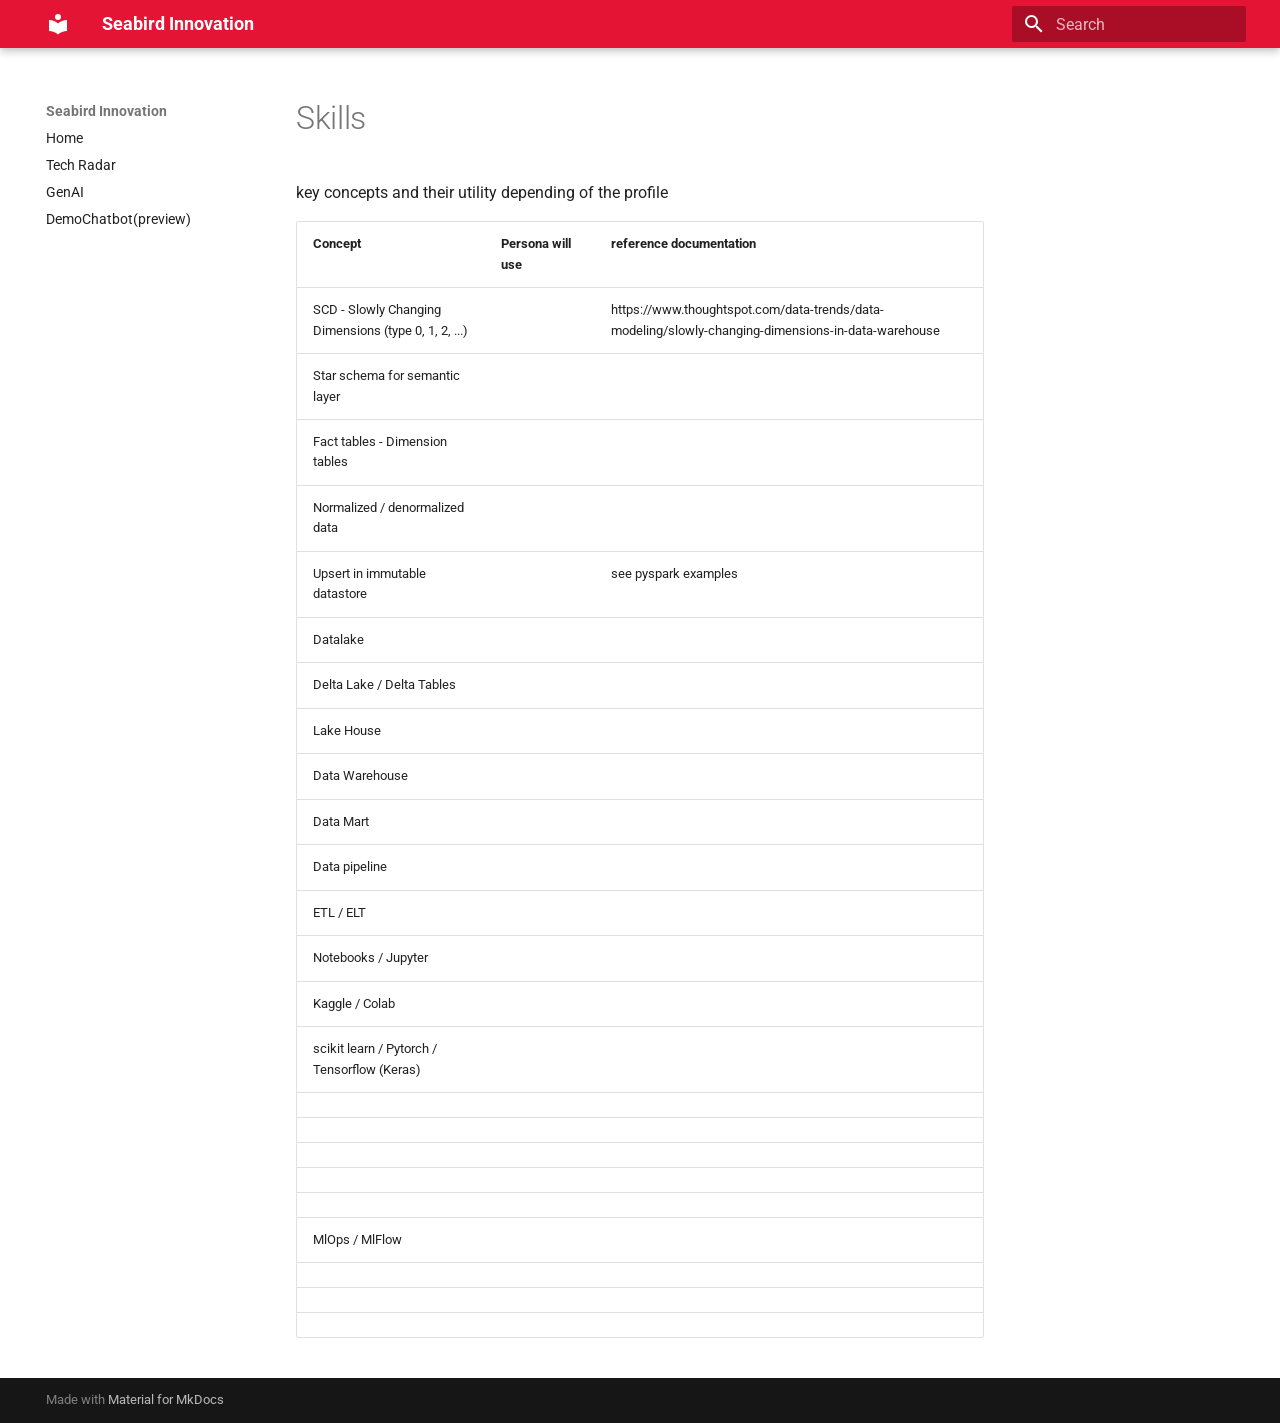
<file: tech-radar/key-concepts/index.html>
<!doctype html>
<html lang="en" class="no-js">
  <head>
    
      <meta charset="utf-8">
      <meta name="viewport" content="width=device-width,initial-scale=1">
      
      
      
      
      
      
      <link rel="icon" href="../../assets/images/favicon.png">
      <meta name="generator" content="mkdocs-1.6.1, mkdocs-material-9.5.49">
    
    
      
        <title>Skills - Seabird Innovation</title>
      
    
    
      <link rel="stylesheet" href="../../assets/stylesheets/main.6f8fc17f.min.css">
      
        
        <link rel="stylesheet" href="../../assets/stylesheets/palette.06af60db.min.css">
      
      


    
    
      
    
    
      
        
        
        <link rel="preconnect" href="https://fonts.gstatic.com" crossorigin>
        <link rel="stylesheet" href="https://fonts.googleapis.com/css?family=Roboto:300,300i,400,400i,700,700i%7CRoboto+Mono:400,400i,700,700i&display=fallback">
        <style>:root{--md-text-font:"Roboto";--md-code-font:"Roboto Mono"}</style>
      
    
    
      <link rel="stylesheet" href="../../stylesheets/extra.css">
    
    <script>__md_scope=new URL("../..",location),__md_hash=e=>[...e].reduce(((e,_)=>(e<<5)-e+_.charCodeAt(0)),0),__md_get=(e,_=localStorage,t=__md_scope)=>JSON.parse(_.getItem(t.pathname+"."+e)),__md_set=(e,_,t=localStorage,a=__md_scope)=>{try{t.setItem(a.pathname+"."+e,JSON.stringify(_))}catch(e){}}</script>
    
      

    
    
    
  </head>
  
  
    
    
    
    
    
    <body dir="ltr" data-md-color-scheme="default" data-md-color-primary="custom" data-md-color-accent="indigo">
  
    
    <input class="md-toggle" data-md-toggle="drawer" type="checkbox" id="__drawer" autocomplete="off">
    <input class="md-toggle" data-md-toggle="search" type="checkbox" id="__search" autocomplete="off">
    <label class="md-overlay" for="__drawer"></label>
    <div data-md-component="skip">
      
        
        <a href="#skills" class="md-skip">
          Skip to content
        </a>
      
    </div>
    <div data-md-component="announce">
      
    </div>
    
    
      

  

<header class="md-header md-header--shadow" data-md-component="header">
  <nav class="md-header__inner md-grid" aria-label="Header">
    <a href="../.." title="Seabird Innovation" class="md-header__button md-logo" aria-label="Seabird Innovation" data-md-component="logo">
      
  
  <svg xmlns="http://www.w3.org/2000/svg" viewBox="0 0 24 24"><path d="M12 8a3 3 0 0 0 3-3 3 3 0 0 0-3-3 3 3 0 0 0-3 3 3 3 0 0 0 3 3m0 3.54C9.64 9.35 6.5 8 3 8v11c3.5 0 6.64 1.35 9 3.54 2.36-2.19 5.5-3.54 9-3.54V8c-3.5 0-6.64 1.35-9 3.54"/></svg>

    </a>
    <label class="md-header__button md-icon" for="__drawer">
      
      <svg xmlns="http://www.w3.org/2000/svg" viewBox="0 0 24 24"><path d="M3 6h18v2H3zm0 5h18v2H3zm0 5h18v2H3z"/></svg>
    </label>
    <div class="md-header__title" data-md-component="header-title">
      <div class="md-header__ellipsis">
        <div class="md-header__topic">
          <span class="md-ellipsis">
            Seabird Innovation
          </span>
        </div>
        <div class="md-header__topic" data-md-component="header-topic">
          <span class="md-ellipsis">
            
              Skills
            
          </span>
        </div>
      </div>
    </div>
    
      
    
    
    
    
      <label class="md-header__button md-icon" for="__search">
        
        <svg xmlns="http://www.w3.org/2000/svg" viewBox="0 0 24 24"><path d="M9.5 3A6.5 6.5 0 0 1 16 9.5c0 1.61-.59 3.09-1.56 4.23l.27.27h.79l5 5-1.5 1.5-5-5v-.79l-.27-.27A6.52 6.52 0 0 1 9.5 16 6.5 6.5 0 0 1 3 9.5 6.5 6.5 0 0 1 9.5 3m0 2C7 5 5 7 5 9.5S7 14 9.5 14 14 12 14 9.5 12 5 9.5 5"/></svg>
      </label>
      <div class="md-search" data-md-component="search" role="dialog">
  <label class="md-search__overlay" for="__search"></label>
  <div class="md-search__inner" role="search">
    <form class="md-search__form" name="search">
      <input type="text" class="md-search__input" name="query" aria-label="Search" placeholder="Search" autocapitalize="off" autocorrect="off" autocomplete="off" spellcheck="false" data-md-component="search-query" required>
      <label class="md-search__icon md-icon" for="__search">
        
        <svg xmlns="http://www.w3.org/2000/svg" viewBox="0 0 24 24"><path d="M9.5 3A6.5 6.5 0 0 1 16 9.5c0 1.61-.59 3.09-1.56 4.23l.27.27h.79l5 5-1.5 1.5-5-5v-.79l-.27-.27A6.52 6.52 0 0 1 9.5 16 6.5 6.5 0 0 1 3 9.5 6.5 6.5 0 0 1 9.5 3m0 2C7 5 5 7 5 9.5S7 14 9.5 14 14 12 14 9.5 12 5 9.5 5"/></svg>
        
        <svg xmlns="http://www.w3.org/2000/svg" viewBox="0 0 24 24"><path d="M20 11v2H8l5.5 5.5-1.42 1.42L4.16 12l7.92-7.92L13.5 5.5 8 11z"/></svg>
      </label>
      <nav class="md-search__options" aria-label="Search">
        
        <button type="reset" class="md-search__icon md-icon" title="Clear" aria-label="Clear" tabindex="-1">
          
          <svg xmlns="http://www.w3.org/2000/svg" viewBox="0 0 24 24"><path d="M19 6.41 17.59 5 12 10.59 6.41 5 5 6.41 10.59 12 5 17.59 6.41 19 12 13.41 17.59 19 19 17.59 13.41 12z"/></svg>
        </button>
      </nav>
      
    </form>
    <div class="md-search__output">
      <div class="md-search__scrollwrap" tabindex="0" data-md-scrollfix>
        <div class="md-search-result" data-md-component="search-result">
          <div class="md-search-result__meta">
            Initializing search
          </div>
          <ol class="md-search-result__list" role="presentation"></ol>
        </div>
      </div>
    </div>
  </div>
</div>
    
    
  </nav>
  
</header>
    
    <div class="md-container" data-md-component="container">
      
      
        
          
        
      
      <main class="md-main" data-md-component="main">
        <div class="md-main__inner md-grid">
          
            
              
              <div class="md-sidebar md-sidebar--primary" data-md-component="sidebar" data-md-type="navigation" >
                <div class="md-sidebar__scrollwrap">
                  <div class="md-sidebar__inner">
                    



<nav class="md-nav md-nav--primary" aria-label="Navigation" data-md-level="0">
  <label class="md-nav__title" for="__drawer">
    <a href="../.." title="Seabird Innovation" class="md-nav__button md-logo" aria-label="Seabird Innovation" data-md-component="logo">
      
  
  <svg xmlns="http://www.w3.org/2000/svg" viewBox="0 0 24 24"><path d="M12 8a3 3 0 0 0 3-3 3 3 0 0 0-3-3 3 3 0 0 0-3 3 3 3 0 0 0 3 3m0 3.54C9.64 9.35 6.5 8 3 8v11c3.5 0 6.64 1.35 9 3.54 2.36-2.19 5.5-3.54 9-3.54V8c-3.5 0-6.64 1.35-9 3.54"/></svg>

    </a>
    Seabird Innovation
  </label>
  
  <ul class="md-nav__list" data-md-scrollfix>
    
      
      
  
  
  
  
    <li class="md-nav__item">
      <a href="../.." class="md-nav__link">
        
  
  <span class="md-ellipsis">
    Home
  </span>
  

      </a>
    </li>
  

    
      
      
  
  
  
  
    <li class="md-nav__item">
      <a href="/tech-radar" class="md-nav__link">
        
  
  <span class="md-ellipsis">
    Tech Radar
  </span>
  

      </a>
    </li>
  

    
      
      
  
  
  
  
    <li class="md-nav__item">
      <a href="../../genai-usecases/" class="md-nav__link">
        
  
  <span class="md-ellipsis">
    GenAI
  </span>
  

      </a>
    </li>
  

    
      
      
  
  
  
  
    <li class="md-nav__item">
      <a href="/chatbot-demo" class="md-nav__link">
        
  
  <span class="md-ellipsis">
    DemoChatbot(preview)
  </span>
  

      </a>
    </li>
  

    
  </ul>
</nav>
                  </div>
                </div>
              </div>
            
            
              
              <div class="md-sidebar md-sidebar--secondary" data-md-component="sidebar" data-md-type="toc" >
                <div class="md-sidebar__scrollwrap">
                  <div class="md-sidebar__inner">
                    

<nav class="md-nav md-nav--secondary" aria-label="Table of contents">
  
  
  
    
  
  
</nav>
                  </div>
                </div>
              </div>
            
          
          
            <div class="md-content" data-md-component="content">
              <article class="md-content__inner md-typeset">
                
                  


<h1 id="skills">Skills</h1>
<p>key concepts and their utility depending of the profile</p>
<table>
<thead>
<tr>
<th>Concept</th>
<th>Persona will use</th>
<th>reference documentation</th>
</tr>
</thead>
<tbody>
<tr>
<td>SCD - Slowly Changing Dimensions (type 0, 1, 2, ...)</td>
<td></td>
<td>https://www.thoughtspot.com/data-trends/data-modeling/slowly-changing-dimensions-in-data-warehouse</td>
</tr>
<tr>
<td>Star schema for semantic layer</td>
<td></td>
<td></td>
</tr>
<tr>
<td>Fact tables - Dimension tables</td>
<td></td>
<td></td>
</tr>
<tr>
<td>Normalized / denormalized data</td>
<td></td>
<td></td>
</tr>
<tr>
<td>Upsert in immutable datastore</td>
<td></td>
<td>see pyspark examples</td>
</tr>
<tr>
<td>Datalake</td>
<td></td>
<td></td>
</tr>
<tr>
<td>Delta Lake / Delta Tables</td>
<td></td>
<td></td>
</tr>
<tr>
<td>Lake House</td>
<td></td>
<td></td>
</tr>
<tr>
<td>Data Warehouse</td>
<td></td>
<td></td>
</tr>
<tr>
<td>Data Mart</td>
<td></td>
<td></td>
</tr>
<tr>
<td>Data pipeline</td>
<td></td>
<td></td>
</tr>
<tr>
<td>ETL / ELT</td>
<td></td>
<td></td>
</tr>
<tr>
<td>Notebooks / Jupyter</td>
<td></td>
<td></td>
</tr>
<tr>
<td>Kaggle / Colab</td>
<td></td>
<td></td>
</tr>
<tr>
<td>scikit learn / Pytorch / Tensorflow (Keras)</td>
<td></td>
<td></td>
</tr>
<tr>
<td></td>
<td></td>
<td></td>
</tr>
<tr>
<td></td>
<td></td>
<td></td>
</tr>
<tr>
<td></td>
<td></td>
<td></td>
</tr>
<tr>
<td></td>
<td></td>
<td></td>
</tr>
<tr>
<td></td>
<td></td>
<td></td>
</tr>
<tr>
<td>MlOps / MlFlow</td>
<td></td>
<td></td>
</tr>
<tr>
<td></td>
<td></td>
<td></td>
</tr>
<tr>
<td></td>
<td></td>
<td></td>
</tr>
<tr>
<td></td>
<td></td>
<td></td>
</tr>
</tbody>
</table>












                
              </article>
            </div>
          
          
<script>var target=document.getElementById(location.hash.slice(1));target&&target.name&&(target.checked=target.name.startsWith("__tabbed_"))</script>
        </div>
        
      </main>
      
        <footer class="md-footer">
  
  <div class="md-footer-meta md-typeset">
    <div class="md-footer-meta__inner md-grid">
      <div class="md-copyright">
  
  
    Made with
    <a href="https://squidfunk.github.io/mkdocs-material/" target="_blank" rel="noopener">
      Material for MkDocs
    </a>
  
</div>
      
    </div>
  </div>
</footer>
      
    </div>
    <div class="md-dialog" data-md-component="dialog">
      <div class="md-dialog__inner md-typeset"></div>
    </div>
    
    
    <script id="__config" type="application/json">{"base": "../..", "features": [], "search": "../../assets/javascripts/workers/search.6ce7567c.min.js", "translations": {"clipboard.copied": "Copied to clipboard", "clipboard.copy": "Copy to clipboard", "search.result.more.one": "1 more on this page", "search.result.more.other": "# more on this page", "search.result.none": "No matching documents", "search.result.one": "1 matching document", "search.result.other": "# matching documents", "search.result.placeholder": "Type to start searching", "search.result.term.missing": "Missing", "select.version": "Select version"}}</script>
    
    
      <script src="../../assets/javascripts/bundle.88dd0f4e.min.js"></script>
      
    
  </body>
</html>
</file>
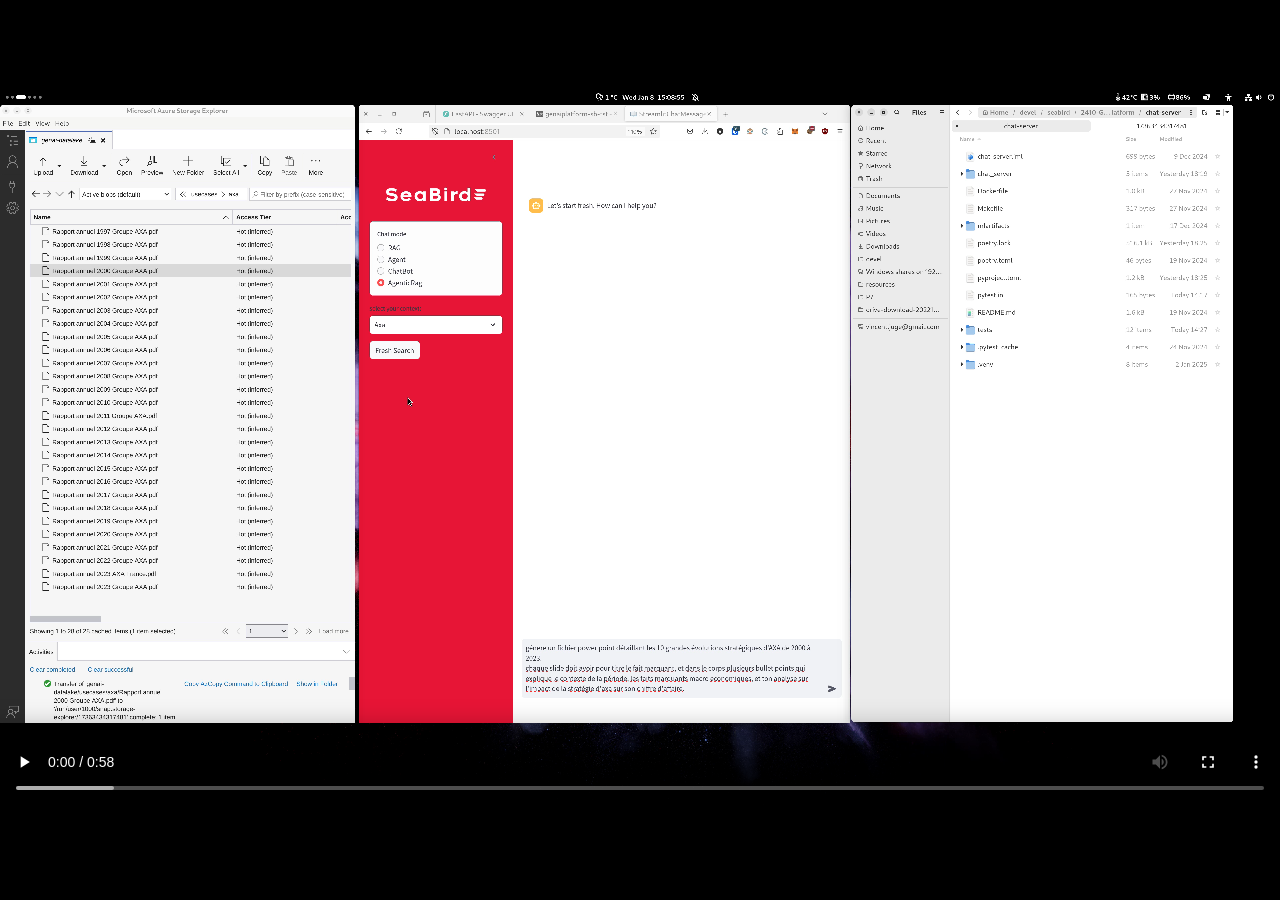
<file: chatbot-demo/video1.html>
<!DOCTYPE html>
<html lang="fr">
<head>
    <meta charset="UTF-8" />
    <meta name="viewport" content="width=device-width, initial-scale=1.0" />
    <title>Vidéo WebM</title>
    <style>
      html, body {
        margin: 0; /* Supprime les marges par défaut */
        padding: 0;
        height: 100%;
        overflow: hidden;
      }
      .video-container {
        width: 100vw; /* Pleine largeur de la fenêtre */
        height: 100vh; /* Pleine hauteur de la fenêtre */
        display: flex;
        align-items: center;
        justify-content: center;
        background: black; /* Fond noir pour éviter les bandes blanches */
      }
      /* Style de la vidéo */
      video {
        max-width: 100%; /* Ne dépasse jamais la largeur de la fenêtre */
        max-height: 100%; /* Ne dépasse jamais la hauteur de la fenêtre */
      }
    </style>
</head>
<body>
<div class="video-container">
    <video controls>
        <source src="/img/demo-axa.webm" type="video/webm"/>
        Votre navigateur ne supporte pas la balise vidéo.
    </video>
</div>


</body>
</html>
</file>
<file: stylesheets/extra.css>
/*extra css to customize material mkdocs theme*/

:root {
  --md-primary-fg-color:        #e41434;
  --md-primary-fg-color--light: #e41434;
  --md-primary-fg-color--dark:  #e41434;
}

/* Solid border */
hr.solid {
  border-top: 3px solid #bbb;
}

a.card{
  text-decoration: none;
  color: black;
}

.flex-container {
  display: flex;
  flex-direction: column;
}

.flex-section {
  display: flex;
  flex-direction: row;
  justify-content: space-around;
  align-items: center;
  gap: 2em;
}

/* Responsive layout - makes a one column layout instead of a two-column layout */
@media (max-width: 800px) {
  .flex-section {
    flex-direction: column;
  }
}

.card {
  /* Add shadows to create the "card" effect */
  box-shadow: 0 4px 8px 0 rgba(0,0,0,0.2);
  transition: 0.3s;
}

/* On mouse-over, add a deeper shadow */
.card:hover {
  box-shadow: 0 8px 16px 0 rgba(0,0,0,0.2);
}

/* Add some padding inside the card container */
.container {
  padding: 10px 16px;
  height: 16em;
  width: 16em;
  min-width: 200px;
  min-height: 300px;
}

.inactive{
  background-color: #d6d6d6;
}
</file>
<file: tech-radar/radar.css>
body {
  font-family: 'Source Sans Pro', arial, helvetica, sans-serif;
  padding-bottom: 50px;
}
h3 {
  margin-top: 50px;
}
li {
  margin: 25px 50px 0 0;
}
table {
  width: 1400px;
  margin: 0 50px 0 50px;
}
td {
  width: 50%;
  vertical-align: top;
  padding-right: 60px;
}
.hover-underline {
  text-decoration: none;
}
.hover-underline:hover {
  text-decoration: underline;
}

.button {
  background-color: #e41434; /* Green */
  border: none;
  color: white;
  padding: 15px 32px;
  text-align: center;
  text-decoration: none;
  display: inline-block;
  font-size: 1.2em;
}

a{
  text-decoration: none;
  color: white;
}
</file>
<file: assets/stylesheets/main.6f8fc17f.min.css>
@charset "UTF-8";html{-webkit-text-size-adjust:none;-moz-text-size-adjust:none;text-size-adjust:none;box-sizing:border-box}*,:after,:before{box-sizing:inherit}@media (prefers-reduced-motion){*,:after,:before{transition:none!important}}body{margin:0}a,button,input,label{-webkit-tap-highlight-color:transparent}a{color:inherit;text-decoration:none}hr{border:0;box-sizing:initial;display:block;height:.05rem;overflow:visible;padding:0}small{font-size:80%}sub,sup{line-height:1em}img{border-style:none}table{border-collapse:initial;border-spacing:0}td,th{font-weight:400;vertical-align:top}button{background:#0000;border:0;font-family:inherit;font-size:inherit;margin:0;padding:0}input{border:0;outline:none}:root{--md-primary-fg-color:#4051b5;--md-primary-fg-color--light:#5d6cc0;--md-primary-fg-color--dark:#303fa1;--md-primary-bg-color:#fff;--md-primary-bg-color--light:#ffffffb3;--md-accent-fg-color:#526cfe;--md-accent-fg-color--transparent:#526cfe1a;--md-accent-bg-color:#fff;--md-accent-bg-color--light:#ffffffb3}[data-md-color-scheme=default]{color-scheme:light}[data-md-color-scheme=default] img[src$="#gh-dark-mode-only"],[data-md-color-scheme=default] img[src$="#only-dark"]{display:none}:root,[data-md-color-scheme=default]{--md-hue:225deg;--md-default-fg-color:#000000de;--md-default-fg-color--light:#0000008a;--md-default-fg-color--lighter:#00000052;--md-default-fg-color--lightest:#00000012;--md-default-bg-color:#fff;--md-default-bg-color--light:#ffffffb3;--md-default-bg-color--lighter:#ffffff4d;--md-default-bg-color--lightest:#ffffff1f;--md-code-fg-color:#36464e;--md-code-bg-color:#f5f5f5;--md-code-hl-color:#4287ff;--md-code-hl-color--light:#4287ff1a;--md-code-hl-number-color:#d52a2a;--md-code-hl-special-color:#db1457;--md-code-hl-function-color:#a846b9;--md-code-hl-constant-color:#6e59d9;--md-code-hl-keyword-color:#3f6ec6;--md-code-hl-string-color:#1c7d4d;--md-code-hl-name-color:var(--md-code-fg-color);--md-code-hl-operator-color:var(--md-default-fg-color--light);--md-code-hl-punctuation-color:var(--md-default-fg-color--light);--md-code-hl-comment-color:var(--md-default-fg-color--light);--md-code-hl-generic-color:var(--md-default-fg-color--light);--md-code-hl-variable-color:var(--md-default-fg-color--light);--md-typeset-color:var(--md-default-fg-color);--md-typeset-a-color:var(--md-primary-fg-color);--md-typeset-del-color:#f5503d26;--md-typeset-ins-color:#0bd57026;--md-typeset-kbd-color:#fafafa;--md-typeset-kbd-accent-color:#fff;--md-typeset-kbd-border-color:#b8b8b8;--md-typeset-mark-color:#ffff0080;--md-typeset-table-color:#0000001f;--md-typeset-table-color--light:rgba(0,0,0,.035);--md-admonition-fg-color:var(--md-default-fg-color);--md-admonition-bg-color:var(--md-default-bg-color);--md-warning-fg-color:#000000de;--md-warning-bg-color:#ff9;--md-footer-fg-color:#fff;--md-footer-fg-color--light:#ffffffb3;--md-footer-fg-color--lighter:#ffffff73;--md-footer-bg-color:#000000de;--md-footer-bg-color--dark:#00000052;--md-shadow-z1:0 0.2rem 0.5rem #0000000d,0 0 0.05rem #0000001a;--md-shadow-z2:0 0.2rem 0.5rem #0000001a,0 0 0.05rem #00000040;--md-shadow-z3:0 0.2rem 0.5rem #0003,0 0 0.05rem #00000059}.md-icon svg{fill:currentcolor;display:block;height:1.2rem;width:1.2rem}body{-webkit-font-smoothing:antialiased;-moz-osx-font-smoothing:grayscale;--md-text-font-family:var(--md-text-font,_),-apple-system,BlinkMacSystemFont,Helvetica,Arial,sans-serif;--md-code-font-family:var(--md-code-font,_),SFMono-Regular,Consolas,Menlo,monospace}aside,body,input{font-feature-settings:"kern","liga";color:var(--md-typeset-color);font-family:var(--md-text-font-family)}code,kbd,pre{font-feature-settings:"kern";font-family:var(--md-code-font-family)}:root{--md-typeset-table-sort-icon:url('data:image/svg+xml;charset=utf-8,<svg xmlns="http://www.w3.org/2000/svg" viewBox="0 0 24 24"><path d="m18 21-4-4h3V7h-3l4-4 4 4h-3v10h3M2 19v-2h10v2M2 13v-2h7v2M2 7V5h4v2z"/></svg>');--md-typeset-table-sort-icon--asc:url('data:image/svg+xml;charset=utf-8,<svg xmlns="http://www.w3.org/2000/svg" viewBox="0 0 24 24"><path d="M19 17h3l-4 4-4-4h3V3h2M2 17h10v2H2M6 5v2H2V5m0 6h7v2H2z"/></svg>');--md-typeset-table-sort-icon--desc:url('data:image/svg+xml;charset=utf-8,<svg xmlns="http://www.w3.org/2000/svg" viewBox="0 0 24 24"><path d="M19 7h3l-4-4-4 4h3v14h2M2 17h10v2H2M6 5v2H2V5m0 6h7v2H2z"/></svg>')}.md-typeset{-webkit-print-color-adjust:exact;color-adjust:exact;font-size:.8rem;line-height:1.6}@media print{.md-typeset{font-size:.68rem}}.md-typeset blockquote,.md-typeset dl,.md-typeset figure,.md-typeset ol,.md-typeset pre,.md-typeset ul{margin-bottom:1em;margin-top:1em}.md-typeset h1{color:var(--md-default-fg-color--light);font-size:2em;line-height:1.3;margin:0 0 1.25em}.md-typeset h1,.md-typeset h2{font-weight:300;letter-spacing:-.01em}.md-typeset h2{font-size:1.5625em;line-height:1.4;margin:1.6em 0 .64em}.md-typeset h3{font-size:1.25em;font-weight:400;letter-spacing:-.01em;line-height:1.5;margin:1.6em 0 .8em}.md-typeset h2+h3{margin-top:.8em}.md-typeset h4{font-weight:700;letter-spacing:-.01em;margin:1em 0}.md-typeset h5,.md-typeset h6{color:var(--md-default-fg-color--light);font-size:.8em;font-weight:700;letter-spacing:-.01em;margin:1.25em 0}.md-typeset h5{text-transform:uppercase}.md-typeset h5 code{text-transform:none}.md-typeset hr{border-bottom:.05rem solid var(--md-default-fg-color--lightest);display:flow-root;margin:1.5em 0}.md-typeset a{color:var(--md-typeset-a-color);word-break:break-word}.md-typeset a,.md-typeset a:before{transition:color 125ms}.md-typeset a:focus,.md-typeset a:hover{color:var(--md-accent-fg-color)}.md-typeset a:focus code,.md-typeset a:hover code{background-color:var(--md-accent-fg-color--transparent)}.md-typeset a code{color:currentcolor;transition:background-color 125ms}.md-typeset a.focus-visible{outline-color:var(--md-accent-fg-color);outline-offset:.2rem}.md-typeset code,.md-typeset kbd,.md-typeset pre{color:var(--md-code-fg-color);direction:ltr;font-variant-ligatures:none}@media print{.md-typeset code,.md-typeset kbd,.md-typeset pre{white-space:pre-wrap}}.md-typeset code{background-color:var(--md-code-bg-color);border-radius:.1rem;-webkit-box-decoration-break:clone;box-decoration-break:clone;font-size:.85em;padding:0 .2941176471em;word-break:break-word}.md-typeset code:not(.focus-visible){-webkit-tap-highlight-color:transparent;outline:none}.md-typeset pre{display:flow-root;line-height:1.4;position:relative}.md-typeset pre>code{-webkit-box-decoration-break:slice;box-decoration-break:slice;box-shadow:none;display:block;margin:0;outline-color:var(--md-accent-fg-color);overflow:auto;padding:.7720588235em 1.1764705882em;scrollbar-color:var(--md-default-fg-color--lighter) #0000;scrollbar-width:thin;touch-action:auto;word-break:normal}.md-typeset pre>code:hover{scrollbar-color:var(--md-accent-fg-color) #0000}.md-typeset pre>code::-webkit-scrollbar{height:.2rem;width:.2rem}.md-typeset pre>code::-webkit-scrollbar-thumb{background-color:var(--md-default-fg-color--lighter)}.md-typeset pre>code::-webkit-scrollbar-thumb:hover{background-color:var(--md-accent-fg-color)}.md-typeset kbd{background-color:var(--md-typeset-kbd-color);border-radius:.1rem;box-shadow:0 .1rem 0 .05rem var(--md-typeset-kbd-border-color),0 .1rem 0 var(--md-typeset-kbd-border-color),0 -.1rem .2rem var(--md-typeset-kbd-accent-color) inset;color:var(--md-default-fg-color);display:inline-block;font-size:.75em;padding:0 .6666666667em;vertical-align:text-top;word-break:break-word}.md-typeset mark{background-color:var(--md-typeset-mark-color);-webkit-box-decoration-break:clone;box-decoration-break:clone;color:inherit;word-break:break-word}.md-typeset abbr{border-bottom:.05rem dotted var(--md-default-fg-color--light);cursor:help;text-decoration:none}.md-typeset small{opacity:.75}[dir=ltr] .md-typeset sub,[dir=ltr] .md-typeset sup{margin-left:.078125em}[dir=rtl] .md-typeset sub,[dir=rtl] .md-typeset sup{margin-right:.078125em}[dir=ltr] .md-typeset blockquote{padding-left:.6rem}[dir=rtl] .md-typeset blockquote{padding-right:.6rem}[dir=ltr] .md-typeset blockquote{border-left:.2rem solid var(--md-default-fg-color--lighter)}[dir=rtl] .md-typeset blockquote{border-right:.2rem solid var(--md-default-fg-color--lighter)}.md-typeset blockquote{color:var(--md-default-fg-color--light);margin-left:0;margin-right:0}.md-typeset ul{list-style-type:disc}.md-typeset ul[type]{list-style-type:revert-layer}[dir=ltr] .md-typeset ol,[dir=ltr] .md-typeset ul{margin-left:.625em}[dir=rtl] .md-typeset ol,[dir=rtl] .md-typeset ul{margin-right:.625em}.md-typeset ol,.md-typeset ul{padding:0}.md-typeset ol:not([hidden]),.md-typeset ul:not([hidden]){display:flow-root}.md-typeset ol ol,.md-typeset ul ol{list-style-type:lower-alpha}.md-typeset ol ol ol,.md-typeset ul ol ol{list-style-type:lower-roman}.md-typeset ol ol ol ol,.md-typeset ul ol ol ol{list-style-type:upper-alpha}.md-typeset ol ol ol ol ol,.md-typeset ul ol ol ol ol{list-style-type:upper-roman}.md-typeset ol[type],.md-typeset ul[type]{list-style-type:revert-layer}[dir=ltr] .md-typeset ol li,[dir=ltr] .md-typeset ul li{margin-left:1.25em}[dir=rtl] .md-typeset ol li,[dir=rtl] .md-typeset ul li{margin-right:1.25em}.md-typeset ol li,.md-typeset ul li{margin-bottom:.5em}.md-typeset ol li blockquote,.md-typeset ol li p,.md-typeset ul li blockquote,.md-typeset ul li p{margin:.5em 0}.md-typeset ol li:last-child,.md-typeset ul li:last-child{margin-bottom:0}[dir=ltr] .md-typeset ol li ol,[dir=ltr] .md-typeset ol li ul,[dir=ltr] .md-typeset ul li ol,[dir=ltr] .md-typeset ul li ul{margin-left:.625em}[dir=rtl] .md-typeset ol li ol,[dir=rtl] .md-typeset ol li ul,[dir=rtl] .md-typeset ul li ol,[dir=rtl] .md-typeset ul li ul{margin-right:.625em}.md-typeset ol li ol,.md-typeset ol li ul,.md-typeset ul li ol,.md-typeset ul li ul{margin-bottom:.5em;margin-top:.5em}[dir=ltr] .md-typeset dd{margin-left:1.875em}[dir=rtl] .md-typeset dd{margin-right:1.875em}.md-typeset dd{margin-bottom:1.5em;margin-top:1em}.md-typeset img,.md-typeset svg,.md-typeset video{height:auto;max-width:100%}.md-typeset img[align=left]{margin:1em 1em 1em 0}.md-typeset img[align=right]{margin:1em 0 1em 1em}.md-typeset img[align]:only-child{margin-top:0}.md-typeset figure{display:flow-root;margin:1em auto;max-width:100%;text-align:center;width:-moz-fit-content;width:fit-content}.md-typeset figure img{display:block;margin:0 auto}.md-typeset figcaption{font-style:italic;margin:1em auto;max-width:24rem}.md-typeset iframe{max-width:100%}.md-typeset table:not([class]){background-color:var(--md-default-bg-color);border:.05rem solid var(--md-typeset-table-color);border-radius:.1rem;display:inline-block;font-size:.64rem;max-width:100%;overflow:auto;touch-action:auto}@media print{.md-typeset table:not([class]){display:table}}.md-typeset table:not([class])+*{margin-top:1.5em}.md-typeset table:not([class]) td>:first-child,.md-typeset table:not([class]) th>:first-child{margin-top:0}.md-typeset table:not([class]) td>:last-child,.md-typeset table:not([class]) th>:last-child{margin-bottom:0}.md-typeset table:not([class]) td:not([align]),.md-typeset table:not([class]) th:not([align]){text-align:left}[dir=rtl] .md-typeset table:not([class]) td:not([align]),[dir=rtl] .md-typeset table:not([class]) th:not([align]){text-align:right}.md-typeset table:not([class]) th{font-weight:700;min-width:5rem;padding:.9375em 1.25em;vertical-align:top}.md-typeset table:not([class]) td{border-top:.05rem solid var(--md-typeset-table-color);padding:.9375em 1.25em;vertical-align:top}.md-typeset table:not([class]) tbody tr{transition:background-color 125ms}.md-typeset table:not([class]) tbody tr:hover{background-color:var(--md-typeset-table-color--light);box-shadow:0 .05rem 0 var(--md-default-bg-color) inset}.md-typeset table:not([class]) a{word-break:normal}.md-typeset table th[role=columnheader]{cursor:pointer}[dir=ltr] .md-typeset table th[role=columnheader]:after{margin-left:.5em}[dir=rtl] .md-typeset table th[role=columnheader]:after{margin-right:.5em}.md-typeset table th[role=columnheader]:after{content:"";display:inline-block;height:1.2em;-webkit-mask-image:var(--md-typeset-table-sort-icon);mask-image:var(--md-typeset-table-sort-icon);-webkit-mask-repeat:no-repeat;mask-repeat:no-repeat;-webkit-mask-size:contain;mask-size:contain;transition:background-color 125ms;vertical-align:text-bottom;width:1.2em}.md-typeset table th[role=columnheader]:hover:after{background-color:var(--md-default-fg-color--lighter)}.md-typeset table th[role=columnheader][aria-sort=ascending]:after{background-color:var(--md-default-fg-color--light);-webkit-mask-image:var(--md-typeset-table-sort-icon--asc);mask-image:var(--md-typeset-table-sort-icon--asc)}.md-typeset table th[role=columnheader][aria-sort=descending]:after{background-color:var(--md-default-fg-color--light);-webkit-mask-image:var(--md-typeset-table-sort-icon--desc);mask-image:var(--md-typeset-table-sort-icon--desc)}.md-typeset__scrollwrap{margin:1em -.8rem;overflow-x:auto;touch-action:auto}.md-typeset__table{display:inline-block;margin-bottom:.5em;padding:0 .8rem}@media print{.md-typeset__table{display:block}}html .md-typeset__table table{display:table;margin:0;overflow:hidden;width:100%}@media screen and (max-width:44.984375em){.md-content__inner>pre{margin:1em -.8rem}.md-content__inner>pre code{border-radius:0}}.md-typeset .md-author{border-radius:100%;display:block;flex-shrink:0;height:1.6rem;overflow:hidden;position:relative;transition:color 125ms,transform 125ms;width:1.6rem}.md-typeset .md-author img{display:block}.md-typeset .md-author--more{background:var(--md-default-fg-color--lightest);color:var(--md-default-fg-color--lighter);font-size:.6rem;font-weight:700;line-height:1.6rem;text-align:center}.md-typeset .md-author--long{height:2.4rem;width:2.4rem}.md-typeset a.md-author{transform:scale(1)}.md-typeset a.md-author img{border-radius:100%;filter:grayscale(100%) opacity(75%);transition:filter 125ms}.md-typeset a.md-author:focus,.md-typeset a.md-author:hover{transform:scale(1.1);z-index:1}.md-typeset a.md-author:focus img,.md-typeset a.md-author:hover img{filter:grayscale(0)}.md-banner{background-color:var(--md-footer-bg-color);color:var(--md-footer-fg-color);overflow:auto}@media print{.md-banner{display:none}}.md-banner--warning{background-color:var(--md-warning-bg-color);color:var(--md-warning-fg-color)}.md-banner__inner{font-size:.7rem;margin:.6rem auto;padding:0 .8rem}[dir=ltr] .md-banner__button{float:right}[dir=rtl] .md-banner__button{float:left}.md-banner__button{color:inherit;cursor:pointer;transition:opacity .25s}.no-js .md-banner__button{display:none}.md-banner__button:hover{opacity:.7}html{font-size:125%;height:100%;overflow-x:hidden}@media screen and (min-width:100em){html{font-size:137.5%}}@media screen and (min-width:125em){html{font-size:150%}}body{background-color:var(--md-default-bg-color);display:flex;flex-direction:column;font-size:.5rem;min-height:100%;position:relative;width:100%}@media print{body{display:block}}@media screen and (max-width:59.984375em){body[data-md-scrolllock]{position:fixed}}.md-grid{margin-left:auto;margin-right:auto;max-width:61rem}.md-container{display:flex;flex-direction:column;flex-grow:1}@media print{.md-container{display:block}}.md-main{flex-grow:1}.md-main__inner{display:flex;height:100%;margin-top:1.5rem}.md-ellipsis{overflow:hidden;text-overflow:ellipsis}.md-toggle{display:none}.md-option{height:0;opacity:0;position:absolute;width:0}.md-option:checked+label:not([hidden]){display:block}.md-option.focus-visible+label{outline-color:var(--md-accent-fg-color);outline-style:auto}.md-skip{background-color:var(--md-default-fg-color);border-radius:.1rem;color:var(--md-default-bg-color);font-size:.64rem;margin:.5rem;opacity:0;outline-color:var(--md-accent-fg-color);padding:.3rem .5rem;position:fixed;transform:translateY(.4rem);z-index:-1}.md-skip:focus{opacity:1;transform:translateY(0);transition:transform .25s cubic-bezier(.4,0,.2,1),opacity 175ms 75ms;z-index:10}@page{margin:25mm}:root{--md-clipboard-icon:url('data:image/svg+xml;charset=utf-8,<svg xmlns="http://www.w3.org/2000/svg" viewBox="0 0 24 24"><path d="M19 21H8V7h11m0-2H8a2 2 0 0 0-2 2v14a2 2 0 0 0 2 2h11a2 2 0 0 0 2-2V7a2 2 0 0 0-2-2m-3-4H4a2 2 0 0 0-2 2v14h2V3h12z"/></svg>')}.md-clipboard{border-radius:.1rem;color:var(--md-default-fg-color--lightest);cursor:pointer;height:1.5em;outline-color:var(--md-accent-fg-color);outline-offset:.1rem;position:absolute;right:.5em;top:.5em;transition:color .25s;width:1.5em;z-index:1}@media print{.md-clipboard{display:none}}.md-clipboard:not(.focus-visible){-webkit-tap-highlight-color:transparent;outline:none}:hover>.md-clipboard{color:var(--md-default-fg-color--light)}.md-clipboard:focus,.md-clipboard:hover{color:var(--md-accent-fg-color)}.md-clipboard:after{background-color:currentcolor;content:"";display:block;height:1.125em;margin:0 auto;-webkit-mask-image:var(--md-clipboard-icon);mask-image:var(--md-clipboard-icon);-webkit-mask-position:center;mask-position:center;-webkit-mask-repeat:no-repeat;mask-repeat:no-repeat;-webkit-mask-size:contain;mask-size:contain;width:1.125em}.md-clipboard--inline{cursor:pointer}.md-clipboard--inline code{transition:color .25s,background-color .25s}.md-clipboard--inline:focus code,.md-clipboard--inline:hover code{background-color:var(--md-accent-fg-color--transparent);color:var(--md-accent-fg-color)}.md-typeset .md-code__content{display:grid}@keyframes consent{0%{opacity:0;transform:translateY(100%)}to{opacity:1;transform:translateY(0)}}@keyframes overlay{0%{opacity:0}to{opacity:1}}.md-consent__overlay{animation:overlay .25s both;-webkit-backdrop-filter:blur(.1rem);backdrop-filter:blur(.1rem);background-color:#0000008a;height:100%;opacity:1;position:fixed;top:0;width:100%;z-index:5}.md-consent__inner{animation:consent .5s cubic-bezier(.1,.7,.1,1) both;background-color:var(--md-default-bg-color);border:0;border-radius:.1rem;bottom:0;box-shadow:0 0 .2rem #0000001a,0 .2rem .4rem #0003;max-height:100%;overflow:auto;padding:0;position:fixed;width:100%;z-index:5}.md-consent__form{padding:.8rem}.md-consent__settings{display:none;margin:1em 0}input:checked+.md-consent__settings{display:block}.md-consent__controls{margin-bottom:.8rem}.md-typeset .md-consent__controls .md-button{display:inline}@media screen and (max-width:44.984375em){.md-typeset .md-consent__controls .md-button{display:block;margin-top:.4rem;text-align:center;width:100%}}.md-consent label{cursor:pointer}.md-content{flex-grow:1;min-width:0}.md-content__inner{margin:0 .8rem 1.2rem;padding-top:.6rem}@media screen and (min-width:76.25em){[dir=ltr] .md-sidebar--primary:not([hidden])~.md-content>.md-content__inner{margin-left:1.2rem}[dir=ltr] .md-sidebar--secondary:not([hidden])~.md-content>.md-content__inner,[dir=rtl] .md-sidebar--primary:not([hidden])~.md-content>.md-content__inner{margin-right:1.2rem}[dir=rtl] .md-sidebar--secondary:not([hidden])~.md-content>.md-content__inner{margin-left:1.2rem}}.md-content__inner:before{content:"";display:block;height:.4rem}.md-content__inner>:last-child{margin-bottom:0}[dir=ltr] .md-content__button{float:right}[dir=rtl] .md-content__button{float:left}[dir=ltr] .md-content__button{margin-left:.4rem}[dir=rtl] .md-content__button{margin-right:.4rem}.md-content__button{margin:.4rem 0;padding:0}@media print{.md-content__button{display:none}}.md-typeset .md-content__button{color:var(--md-default-fg-color--lighter)}.md-content__button svg{display:inline;vertical-align:top}[dir=rtl] .md-content__button svg{transform:scaleX(-1)}[dir=ltr] .md-dialog{right:.8rem}[dir=rtl] .md-dialog{left:.8rem}.md-dialog{background-color:var(--md-default-fg-color);border-radius:.1rem;bottom:.8rem;box-shadow:var(--md-shadow-z3);min-width:11.1rem;opacity:0;padding:.4rem .6rem;pointer-events:none;position:fixed;transform:translateY(100%);transition:transform 0ms .4s,opacity .4s;z-index:4}@media print{.md-dialog{display:none}}.md-dialog--active{opacity:1;pointer-events:auto;transform:translateY(0);transition:transform .4s cubic-bezier(.075,.85,.175,1),opacity .4s}.md-dialog__inner{color:var(--md-default-bg-color);font-size:.7rem}.md-feedback{margin:2em 0 1em;text-align:center}.md-feedback fieldset{border:none;margin:0;padding:0}.md-feedback__title{font-weight:700;margin:1em auto}.md-feedback__inner{position:relative}.md-feedback__list{display:flex;flex-wrap:wrap;place-content:baseline center;position:relative}.md-feedback__list:hover .md-icon:not(:disabled){color:var(--md-default-fg-color--lighter)}:disabled .md-feedback__list{min-height:1.8rem}.md-feedback__icon{color:var(--md-default-fg-color--light);cursor:pointer;flex-shrink:0;margin:0 .1rem;transition:color 125ms}.md-feedback__icon:not(:disabled).md-icon:hover{color:var(--md-accent-fg-color)}.md-feedback__icon:disabled{color:var(--md-default-fg-color--lightest);pointer-events:none}.md-feedback__note{opacity:0;position:relative;transform:translateY(.4rem);transition:transform .4s cubic-bezier(.1,.7,.1,1),opacity .15s}.md-feedback__note>*{margin:0 auto;max-width:16rem}:disabled .md-feedback__note{opacity:1;transform:translateY(0)}@media print{.md-feedback{display:none}}.md-footer{background-color:var(--md-footer-bg-color);color:var(--md-footer-fg-color)}@media print{.md-footer{display:none}}.md-footer__inner{justify-content:space-between;overflow:auto;padding:.2rem}.md-footer__inner:not([hidden]){display:flex}.md-footer__link{align-items:end;display:flex;flex-grow:0.01;margin-bottom:.4rem;margin-top:1rem;max-width:100%;outline-color:var(--md-accent-fg-color);overflow:hidden;transition:opacity .25s}.md-footer__link:focus,.md-footer__link:hover{opacity:.7}[dir=rtl] .md-footer__link svg{transform:scaleX(-1)}@media screen and (max-width:44.984375em){.md-footer__link--prev{flex-shrink:0}.md-footer__link--prev .md-footer__title{display:none}}[dir=ltr] .md-footer__link--next{margin-left:auto}[dir=rtl] .md-footer__link--next{margin-right:auto}.md-footer__link--next{text-align:right}[dir=rtl] .md-footer__link--next{text-align:left}.md-footer__title{flex-grow:1;font-size:.9rem;margin-bottom:.7rem;max-width:calc(100% - 2.4rem);padding:0 1rem;white-space:nowrap}.md-footer__button{margin:.2rem;padding:.4rem}.md-footer__direction{font-size:.64rem;opacity:.7}.md-footer-meta{background-color:var(--md-footer-bg-color--dark)}.md-footer-meta__inner{display:flex;flex-wrap:wrap;justify-content:space-between;padding:.2rem}html .md-footer-meta.md-typeset a{color:var(--md-footer-fg-color--light)}html .md-footer-meta.md-typeset a:focus,html .md-footer-meta.md-typeset a:hover{color:var(--md-footer-fg-color)}.md-copyright{color:var(--md-footer-fg-color--lighter);font-size:.64rem;margin:auto .6rem;padding:.4rem 0;width:100%}@media screen and (min-width:45em){.md-copyright{width:auto}}.md-copyright__highlight{color:var(--md-footer-fg-color--light)}.md-social{display:inline-flex;gap:.2rem;margin:0 .4rem;padding:.2rem 0 .6rem}@media screen and (min-width:45em){.md-social{padding:.6rem 0}}.md-social__link{display:inline-block;height:1.6rem;text-align:center;width:1.6rem}.md-social__link:before{line-height:1.9}.md-social__link svg{fill:currentcolor;max-height:.8rem;vertical-align:-25%}.md-typeset .md-button{border:.1rem solid;border-radius:.1rem;color:var(--md-primary-fg-color);cursor:pointer;display:inline-block;font-weight:700;padding:.625em 2em;transition:color 125ms,background-color 125ms,border-color 125ms}.md-typeset .md-button--primary{background-color:var(--md-primary-fg-color);border-color:var(--md-primary-fg-color);color:var(--md-primary-bg-color)}.md-typeset .md-button:focus,.md-typeset .md-button:hover{background-color:var(--md-accent-fg-color);border-color:var(--md-accent-fg-color);color:var(--md-accent-bg-color)}[dir=ltr] .md-typeset .md-input{border-top-left-radius:.1rem}[dir=ltr] .md-typeset .md-input,[dir=rtl] .md-typeset .md-input{border-top-right-radius:.1rem}[dir=rtl] .md-typeset .md-input{border-top-left-radius:.1rem}.md-typeset .md-input{border-bottom:.1rem solid var(--md-default-fg-color--lighter);box-shadow:var(--md-shadow-z1);font-size:.8rem;height:1.8rem;padding:0 .6rem;transition:border .25s,box-shadow .25s}.md-typeset .md-input:focus,.md-typeset .md-input:hover{border-bottom-color:var(--md-accent-fg-color);box-shadow:var(--md-shadow-z2)}.md-typeset .md-input--stretch{width:100%}.md-header{background-color:var(--md-primary-fg-color);box-shadow:0 0 .2rem #0000,0 .2rem .4rem #0000;color:var(--md-primary-bg-color);display:block;left:0;position:sticky;right:0;top:0;z-index:4}@media print{.md-header{display:none}}.md-header[hidden]{transform:translateY(-100%);transition:transform .25s cubic-bezier(.8,0,.6,1),box-shadow .25s}.md-header--shadow{box-shadow:0 0 .2rem #0000001a,0 .2rem .4rem #0003;transition:transform .25s cubic-bezier(.1,.7,.1,1),box-shadow .25s}.md-header__inner{align-items:center;display:flex;padding:0 .2rem}.md-header__button{color:currentcolor;cursor:pointer;margin:.2rem;outline-color:var(--md-accent-fg-color);padding:.4rem;position:relative;transition:opacity .25s;vertical-align:middle;z-index:1}.md-header__button:hover{opacity:.7}.md-header__button:not([hidden]){display:inline-block}.md-header__button:not(.focus-visible){-webkit-tap-highlight-color:transparent;outline:none}.md-header__button.md-logo{margin:.2rem;padding:.4rem}@media screen and (max-width:76.234375em){.md-header__button.md-logo{display:none}}.md-header__button.md-logo img,.md-header__button.md-logo svg{fill:currentcolor;display:block;height:1.2rem;width:auto}@media screen and (min-width:60em){.md-header__button[for=__search]{display:none}}.no-js .md-header__button[for=__search]{display:none}[dir=rtl] .md-header__button[for=__search] svg{transform:scaleX(-1)}@media screen and (min-width:76.25em){.md-header__button[for=__drawer]{display:none}}.md-header__topic{display:flex;max-width:100%;position:absolute;transition:transform .4s cubic-bezier(.1,.7,.1,1),opacity .15s;white-space:nowrap}.md-header__topic+.md-header__topic{opacity:0;pointer-events:none;transform:translateX(1.25rem);transition:transform .4s cubic-bezier(1,.7,.1,.1),opacity .15s;z-index:-1}[dir=rtl] .md-header__topic+.md-header__topic{transform:translateX(-1.25rem)}.md-header__topic:first-child{font-weight:700}[dir=ltr] .md-header__title{margin-left:1rem;margin-right:.4rem}[dir=rtl] .md-header__title{margin-left:.4rem;margin-right:1rem}.md-header__title{flex-grow:1;font-size:.9rem;height:2.4rem;line-height:2.4rem}.md-header__title--active .md-header__topic{opacity:0;pointer-events:none;transform:translateX(-1.25rem);transition:transform .4s cubic-bezier(1,.7,.1,.1),opacity .15s;z-index:-1}[dir=rtl] .md-header__title--active .md-header__topic{transform:translateX(1.25rem)}.md-header__title--active .md-header__topic+.md-header__topic{opacity:1;pointer-events:auto;transform:translateX(0);transition:transform .4s cubic-bezier(.1,.7,.1,1),opacity .15s;z-index:0}.md-header__title>.md-header__ellipsis{height:100%;position:relative;width:100%}.md-header__option{display:flex;flex-shrink:0;max-width:100%;transition:max-width 0ms .25s,opacity .25s .25s;white-space:nowrap}[data-md-toggle=search]:checked~.md-header .md-header__option{max-width:0;opacity:0;transition:max-width 0ms,opacity 0ms}.md-header__option>input{bottom:0}.md-header__source{display:none}@media screen and (min-width:60em){[dir=ltr] .md-header__source{margin-left:1rem}[dir=rtl] .md-header__source{margin-right:1rem}.md-header__source{display:block;max-width:11.7rem;width:11.7rem}}@media screen and (min-width:76.25em){[dir=ltr] .md-header__source{margin-left:1.4rem}[dir=rtl] .md-header__source{margin-right:1.4rem}}.md-meta{color:var(--md-default-fg-color--light);font-size:.7rem;line-height:1.3}.md-meta__list{display:inline-flex;flex-wrap:wrap;list-style:none;margin:0;padding:0}.md-meta__item:not(:last-child):after{content:"·";margin-left:.2rem;margin-right:.2rem}.md-meta__link{color:var(--md-typeset-a-color)}.md-meta__link:focus,.md-meta__link:hover{color:var(--md-accent-fg-color)}.md-draft{background-color:#ff1744;border-radius:.125em;color:#fff;display:inline-block;font-weight:700;padding-left:.5714285714em;padding-right:.5714285714em}:root{--md-nav-icon--prev:url('data:image/svg+xml;charset=utf-8,<svg xmlns="http://www.w3.org/2000/svg" viewBox="0 0 24 24"><path d="M20 11v2H8l5.5 5.5-1.42 1.42L4.16 12l7.92-7.92L13.5 5.5 8 11z"/></svg>');--md-nav-icon--next:url('data:image/svg+xml;charset=utf-8,<svg xmlns="http://www.w3.org/2000/svg" viewBox="0 0 24 24"><path d="M8.59 16.58 13.17 12 8.59 7.41 10 6l6 6-6 6z"/></svg>');--md-toc-icon:url('data:image/svg+xml;charset=utf-8,<svg xmlns="http://www.w3.org/2000/svg" viewBox="0 0 24 24"><path d="M3 9h14V7H3zm0 4h14v-2H3zm0 4h14v-2H3zm16 0h2v-2h-2zm0-10v2h2V7zm0 6h2v-2h-2z"/></svg>')}.md-nav{font-size:.7rem;line-height:1.3}.md-nav__title{color:var(--md-default-fg-color--light);display:block;font-weight:700;overflow:hidden;padding:0 .6rem;text-overflow:ellipsis}.md-nav__title .md-nav__button{display:none}.md-nav__title .md-nav__button img{height:100%;width:auto}.md-nav__title .md-nav__button.md-logo img,.md-nav__title .md-nav__button.md-logo svg{fill:currentcolor;display:block;height:2.4rem;max-width:100%;object-fit:contain;width:auto}.md-nav__list{list-style:none;margin:0;padding:0}.md-nav__link{align-items:flex-start;display:flex;gap:.4rem;margin-top:.625em;scroll-snap-align:start;transition:color 125ms}.md-nav__link--passed{color:var(--md-default-fg-color--light)}.md-nav__item .md-nav__link--active,.md-nav__item .md-nav__link--active code{color:var(--md-typeset-a-color)}.md-nav__link .md-ellipsis{position:relative}[dir=ltr] .md-nav__link .md-icon:last-child{margin-left:auto}[dir=rtl] .md-nav__link .md-icon:last-child{margin-right:auto}.md-nav__link svg{fill:currentcolor;flex-shrink:0;height:1.3em;position:relative}.md-nav__link[for]:focus,.md-nav__link[for]:hover,.md-nav__link[href]:focus,.md-nav__link[href]:hover{color:var(--md-accent-fg-color);cursor:pointer}.md-nav__link.focus-visible{outline-color:var(--md-accent-fg-color);outline-offset:.2rem}.md-nav--primary .md-nav__link[for=__toc]{display:none}.md-nav--primary .md-nav__link[for=__toc] .md-icon:after{background-color:currentcolor;display:block;height:100%;-webkit-mask-image:var(--md-toc-icon);mask-image:var(--md-toc-icon);width:100%}.md-nav--primary .md-nav__link[for=__toc]~.md-nav{display:none}.md-nav__container>.md-nav__link{margin-top:0}.md-nav__container>.md-nav__link:first-child{flex-grow:1;min-width:0}.md-nav__icon{flex-shrink:0}.md-nav__source{display:none}@media screen and (max-width:76.234375em){.md-nav--primary,.md-nav--primary .md-nav{background-color:var(--md-default-bg-color);display:flex;flex-direction:column;height:100%;left:0;position:absolute;right:0;top:0;z-index:1}.md-nav--primary .md-nav__item,.md-nav--primary .md-nav__title{font-size:.8rem;line-height:1.5}.md-nav--primary .md-nav__title{background-color:var(--md-default-fg-color--lightest);color:var(--md-default-fg-color--light);cursor:pointer;height:5.6rem;line-height:2.4rem;padding:3rem .8rem .2rem;position:relative;white-space:nowrap}[dir=ltr] .md-nav--primary .md-nav__title .md-nav__icon{left:.4rem}[dir=rtl] .md-nav--primary .md-nav__title .md-nav__icon{right:.4rem}.md-nav--primary .md-nav__title .md-nav__icon{display:block;height:1.2rem;margin:.2rem;position:absolute;top:.4rem;width:1.2rem}.md-nav--primary .md-nav__title .md-nav__icon:after{background-color:currentcolor;content:"";display:block;height:100%;-webkit-mask-image:var(--md-nav-icon--prev);mask-image:var(--md-nav-icon--prev);-webkit-mask-position:center;mask-position:center;-webkit-mask-repeat:no-repeat;mask-repeat:no-repeat;-webkit-mask-size:contain;mask-size:contain;width:100%}.md-nav--primary .md-nav__title~.md-nav__list{background-color:var(--md-default-bg-color);box-shadow:0 .05rem 0 var(--md-default-fg-color--lightest) inset;overflow-y:auto;scroll-snap-type:y mandatory;touch-action:pan-y}.md-nav--primary .md-nav__title~.md-nav__list>:first-child{border-top:0}.md-nav--primary .md-nav__title[for=__drawer]{background-color:var(--md-primary-fg-color);color:var(--md-primary-bg-color);font-weight:700}.md-nav--primary .md-nav__title .md-logo{display:block;left:.2rem;margin:.2rem;padding:.4rem;position:absolute;right:.2rem;top:.2rem}.md-nav--primary .md-nav__list{flex:1}.md-nav--primary .md-nav__item{border-top:.05rem solid var(--md-default-fg-color--lightest)}.md-nav--primary .md-nav__item--active>.md-nav__link{color:var(--md-typeset-a-color)}.md-nav--primary .md-nav__item--active>.md-nav__link:focus,.md-nav--primary .md-nav__item--active>.md-nav__link:hover{color:var(--md-accent-fg-color)}.md-nav--primary .md-nav__link{margin-top:0;padding:.6rem .8rem}.md-nav--primary .md-nav__link svg{margin-top:.1em}.md-nav--primary .md-nav__link>.md-nav__link{padding:0}[dir=ltr] .md-nav--primary .md-nav__link .md-nav__icon{margin-right:-.2rem}[dir=rtl] .md-nav--primary .md-nav__link .md-nav__icon{margin-left:-.2rem}.md-nav--primary .md-nav__link .md-nav__icon{font-size:1.2rem;height:1.2rem;width:1.2rem}.md-nav--primary .md-nav__link .md-nav__icon:after{background-color:currentcolor;content:"";display:block;height:100%;-webkit-mask-image:var(--md-nav-icon--next);mask-image:var(--md-nav-icon--next);-webkit-mask-position:center;mask-position:center;-webkit-mask-repeat:no-repeat;mask-repeat:no-repeat;-webkit-mask-size:contain;mask-size:contain;width:100%}[dir=rtl] .md-nav--primary .md-nav__icon:after{transform:scale(-1)}.md-nav--primary .md-nav--secondary .md-nav{background-color:initial;position:static}[dir=ltr] .md-nav--primary .md-nav--secondary .md-nav .md-nav__link{padding-left:1.4rem}[dir=rtl] .md-nav--primary .md-nav--secondary .md-nav .md-nav__link{padding-right:1.4rem}[dir=ltr] .md-nav--primary .md-nav--secondary .md-nav .md-nav .md-nav__link{padding-left:2rem}[dir=rtl] .md-nav--primary .md-nav--secondary .md-nav .md-nav .md-nav__link{padding-right:2rem}[dir=ltr] .md-nav--primary .md-nav--secondary .md-nav .md-nav .md-nav .md-nav__link{padding-left:2.6rem}[dir=rtl] .md-nav--primary .md-nav--secondary .md-nav .md-nav .md-nav .md-nav__link{padding-right:2.6rem}[dir=ltr] .md-nav--primary .md-nav--secondary .md-nav .md-nav .md-nav .md-nav .md-nav__link{padding-left:3.2rem}[dir=rtl] .md-nav--primary .md-nav--secondary .md-nav .md-nav .md-nav .md-nav .md-nav__link{padding-right:3.2rem}.md-nav--secondary{background-color:initial}.md-nav__toggle~.md-nav{display:flex;opacity:0;transform:translateX(100%);transition:transform .25s cubic-bezier(.8,0,.6,1),opacity 125ms 50ms}[dir=rtl] .md-nav__toggle~.md-nav{transform:translateX(-100%)}.md-nav__toggle:checked~.md-nav{opacity:1;transform:translateX(0);transition:transform .25s cubic-bezier(.4,0,.2,1),opacity 125ms 125ms}.md-nav__toggle:checked~.md-nav>.md-nav__list{-webkit-backface-visibility:hidden;backface-visibility:hidden}}@media screen and (max-width:59.984375em){.md-nav--primary .md-nav__link[for=__toc]{display:flex}.md-nav--primary .md-nav__link[for=__toc] .md-icon:after{content:""}.md-nav--primary .md-nav__link[for=__toc]+.md-nav__link{display:none}.md-nav--primary .md-nav__link[for=__toc]~.md-nav{display:flex}.md-nav__source{background-color:var(--md-primary-fg-color--dark);color:var(--md-primary-bg-color);display:block;padding:0 .2rem}}@media screen and (min-width:60em) and (max-width:76.234375em){.md-nav--integrated .md-nav__link[for=__toc]{display:flex}.md-nav--integrated .md-nav__link[for=__toc] .md-icon:after{content:""}.md-nav--integrated .md-nav__link[for=__toc]+.md-nav__link{display:none}.md-nav--integrated .md-nav__link[for=__toc]~.md-nav{display:flex}}@media screen and (min-width:60em){.md-nav{margin-bottom:-.4rem}.md-nav--secondary .md-nav__title{background:var(--md-default-bg-color);box-shadow:0 0 .4rem .4rem var(--md-default-bg-color);position:sticky;top:0;z-index:1}.md-nav--secondary .md-nav__title[for=__toc]{scroll-snap-align:start}.md-nav--secondary .md-nav__title .md-nav__icon{display:none}[dir=ltr] .md-nav--secondary .md-nav__list{padding-left:.6rem}[dir=rtl] .md-nav--secondary .md-nav__list{padding-right:.6rem}.md-nav--secondary .md-nav__list{padding-bottom:.4rem}[dir=ltr] .md-nav--secondary .md-nav__item>.md-nav__link{margin-right:.4rem}[dir=rtl] .md-nav--secondary .md-nav__item>.md-nav__link{margin-left:.4rem}}@media screen and (min-width:76.25em){.md-nav{margin-bottom:-.4rem;transition:max-height .25s cubic-bezier(.86,0,.07,1)}.md-nav--primary .md-nav__title{background:var(--md-default-bg-color);box-shadow:0 0 .4rem .4rem var(--md-default-bg-color);position:sticky;top:0;z-index:1}.md-nav--primary .md-nav__title[for=__drawer]{scroll-snap-align:start}.md-nav--primary .md-nav__title .md-nav__icon{display:none}[dir=ltr] .md-nav--primary .md-nav__list{padding-left:.6rem}[dir=rtl] .md-nav--primary .md-nav__list{padding-right:.6rem}.md-nav--primary .md-nav__list{padding-bottom:.4rem}[dir=ltr] .md-nav--primary .md-nav__item>.md-nav__link{margin-right:.4rem}[dir=rtl] .md-nav--primary .md-nav__item>.md-nav__link{margin-left:.4rem}.md-nav__toggle~.md-nav{display:grid;grid-template-rows:0fr;opacity:0;transition:grid-template-rows .25s cubic-bezier(.86,0,.07,1),opacity .25s,visibility 0ms .25s;visibility:collapse}.md-nav__toggle~.md-nav>.md-nav__list{overflow:hidden}.md-nav__toggle.md-toggle--indeterminate~.md-nav,.md-nav__toggle:checked~.md-nav{grid-template-rows:1fr;opacity:1;transition:grid-template-rows .25s cubic-bezier(.86,0,.07,1),opacity .15s .1s,visibility 0ms;visibility:visible}.md-nav__toggle.md-toggle--indeterminate~.md-nav{transition:none}.md-nav__item--nested>.md-nav>.md-nav__title{display:none}.md-nav__item--section{display:block;margin:1.25em 0}.md-nav__item--section:last-child{margin-bottom:0}.md-nav__item--section>.md-nav__link{font-weight:700}.md-nav__item--section>.md-nav__link[for]{color:var(--md-default-fg-color--light)}.md-nav__item--section>.md-nav__link:not(.md-nav__container){pointer-events:none}.md-nav__item--section>.md-nav__link .md-icon,.md-nav__item--section>.md-nav__link>[for]{display:none}[dir=ltr] .md-nav__item--section>.md-nav{margin-left:-.6rem}[dir=rtl] .md-nav__item--section>.md-nav{margin-right:-.6rem}.md-nav__item--section>.md-nav{display:block;opacity:1;visibility:visible}.md-nav__item--section>.md-nav>.md-nav__list>.md-nav__item{padding:0}.md-nav__icon{border-radius:100%;height:.9rem;transition:background-color .25s;width:.9rem}.md-nav__icon:hover{background-color:var(--md-accent-fg-color--transparent)}.md-nav__icon:after{background-color:currentcolor;border-radius:100%;content:"";display:inline-block;height:100%;-webkit-mask-image:var(--md-nav-icon--next);mask-image:var(--md-nav-icon--next);-webkit-mask-position:center;mask-position:center;-webkit-mask-repeat:no-repeat;mask-repeat:no-repeat;-webkit-mask-size:contain;mask-size:contain;transition:transform .25s;vertical-align:-.1rem;width:100%}[dir=rtl] .md-nav__icon:after{transform:rotate(180deg)}.md-nav__item--nested .md-nav__toggle:checked~.md-nav__link .md-nav__icon:after,.md-nav__item--nested .md-toggle--indeterminate~.md-nav__link .md-nav__icon:after{transform:rotate(90deg)}.md-nav--lifted>.md-nav__list>.md-nav__item,.md-nav--lifted>.md-nav__title{display:none}.md-nav--lifted>.md-nav__list>.md-nav__item--active{display:block}.md-nav--lifted>.md-nav__list>.md-nav__item--active>.md-nav__link{background:var(--md-default-bg-color);box-shadow:0 0 .4rem .4rem var(--md-default-bg-color);margin-top:0;position:sticky;top:0;z-index:1}.md-nav--lifted>.md-nav__list>.md-nav__item--active>.md-nav__link:not(.md-nav__container){pointer-events:none}.md-nav--lifted>.md-nav__list>.md-nav__item--active.md-nav__item--section{margin:0}[dir=ltr] .md-nav--lifted>.md-nav__list>.md-nav__item>.md-nav:not(.md-nav--secondary){margin-left:-.6rem}[dir=rtl] .md-nav--lifted>.md-nav__list>.md-nav__item>.md-nav:not(.md-nav--secondary){margin-right:-.6rem}.md-nav--lifted>.md-nav__list>.md-nav__item>[for]{color:var(--md-default-fg-color--light)}.md-nav--lifted .md-nav[data-md-level="1"]{grid-template-rows:1fr;opacity:1;visibility:visible}[dir=ltr] .md-nav--integrated>.md-nav__list>.md-nav__item--active .md-nav--secondary{border-left:.05rem solid var(--md-primary-fg-color)}[dir=rtl] .md-nav--integrated>.md-nav__list>.md-nav__item--active .md-nav--secondary{border-right:.05rem solid var(--md-primary-fg-color)}.md-nav--integrated>.md-nav__list>.md-nav__item--active .md-nav--secondary{display:block;margin-bottom:1.25em;opacity:1;visibility:visible}.md-nav--integrated>.md-nav__list>.md-nav__item--active .md-nav--secondary>.md-nav__list{overflow:visible;padding-bottom:0}.md-nav--integrated>.md-nav__list>.md-nav__item--active .md-nav--secondary>.md-nav__title{display:none}}.md-pagination{font-size:.8rem;font-weight:700;gap:.4rem}.md-pagination,.md-pagination>*{align-items:center;display:flex;justify-content:center}.md-pagination>*{border-radius:.2rem;height:1.8rem;min-width:1.8rem;text-align:center}.md-pagination__current{background-color:var(--md-default-fg-color--lightest);color:var(--md-default-fg-color--light)}.md-pagination__link{transition:color 125ms,background-color 125ms}.md-pagination__link:focus,.md-pagination__link:hover{background-color:var(--md-accent-fg-color--transparent);color:var(--md-accent-fg-color)}.md-pagination__link:focus svg,.md-pagination__link:hover svg{color:var(--md-accent-fg-color)}.md-pagination__link.focus-visible{outline-color:var(--md-accent-fg-color);outline-offset:.2rem}.md-pagination__link svg{fill:currentcolor;color:var(--md-default-fg-color--lighter);display:block;max-height:100%;width:1.2rem}.md-post__back{border-bottom:.05rem solid var(--md-default-fg-color--lightest);margin-bottom:1.2rem;padding-bottom:1.2rem}@media screen and (max-width:76.234375em){.md-post__back{display:none}}[dir=rtl] .md-post__back svg{transform:scaleX(-1)}.md-post__authors{display:flex;flex-direction:column;gap:.6rem;margin:0 .6rem 1.2rem}.md-post .md-post__meta a{transition:color 125ms}.md-post .md-post__meta a:focus,.md-post .md-post__meta a:hover{color:var(--md-accent-fg-color)}.md-post__title{color:var(--md-default-fg-color--light);font-weight:700}.md-post--excerpt{margin-bottom:3.2rem}.md-post--excerpt .md-post__header{align-items:center;display:flex;gap:.6rem;min-height:1.6rem}.md-post--excerpt .md-post__authors{align-items:center;display:inline-flex;flex-direction:row;gap:.2rem;margin:0;min-height:2.4rem}[dir=ltr] .md-post--excerpt .md-post__meta .md-meta__list{margin-right:.4rem}[dir=rtl] .md-post--excerpt .md-post__meta .md-meta__list{margin-left:.4rem}.md-post--excerpt .md-post__content>:first-child{--md-scroll-margin:6rem;margin-top:0}.md-post>.md-nav--secondary{margin:1em 0}.md-profile{align-items:center;display:flex;font-size:.7rem;gap:.6rem;line-height:1.4;width:100%}.md-profile__description{flex-grow:1}.md-content--post{display:flex}@media screen and (max-width:76.234375em){.md-content--post{flex-flow:column-reverse}}.md-content--post>.md-content__inner{min-width:0}@media screen and (min-width:76.25em){[dir=ltr] .md-content--post>.md-content__inner{margin-left:1.2rem}[dir=rtl] .md-content--post>.md-content__inner{margin-right:1.2rem}}@media screen and (max-width:76.234375em){.md-sidebar.md-sidebar--post{padding:0;position:static;width:100%}.md-sidebar.md-sidebar--post .md-sidebar__scrollwrap{overflow:visible}.md-sidebar.md-sidebar--post .md-sidebar__inner{padding:0}.md-sidebar.md-sidebar--post .md-post__meta{margin-left:.6rem;margin-right:.6rem}.md-sidebar.md-sidebar--post .md-nav__item{border:none;display:inline}.md-sidebar.md-sidebar--post .md-nav__list{display:inline-flex;flex-wrap:wrap;gap:.6rem;padding-bottom:.6rem;padding-top:.6rem}.md-sidebar.md-sidebar--post .md-nav__link{padding:0}.md-sidebar.md-sidebar--post .md-nav{height:auto;margin-bottom:0;position:static}}:root{--md-progress-value:0;--md-progress-delay:400ms}.md-progress{background:var(--md-primary-bg-color);height:.075rem;opacity:min(clamp(0,var(--md-progress-value),1),clamp(0,100 - var(--md-progress-value),1));position:fixed;top:0;transform:scaleX(calc(var(--md-progress-value)*1%));transform-origin:left;transition:transform .5s cubic-bezier(.19,1,.22,1),opacity .25s var(--md-progress-delay);width:100%;z-index:4}:root{--md-search-result-icon:url('data:image/svg+xml;charset=utf-8,<svg xmlns="http://www.w3.org/2000/svg" viewBox="0 0 24 24"><path d="M14 2H6a2 2 0 0 0-2 2v16a2 2 0 0 0 2 2h7c-.41-.25-.8-.56-1.14-.9-.33-.33-.61-.7-.86-1.1H6V4h7v5h5v1.18c.71.16 1.39.43 2 .82V8zm6.31 16.9c1.33-2.11.69-4.9-1.4-6.22-2.11-1.33-4.91-.68-6.22 1.4-1.34 2.11-.69 4.89 1.4 6.22 1.46.93 3.32.93 4.79.02L22 23.39 23.39 22zm-3.81.1a2.5 2.5 0 0 1-2.5-2.5 2.5 2.5 0 0 1 2.5-2.5 2.5 2.5 0 0 1 2.5 2.5 2.5 2.5 0 0 1-2.5 2.5"/></svg>')}.md-search{position:relative}@media screen and (min-width:60em){.md-search{padding:.2rem 0}}.no-js .md-search{display:none}.md-search__overlay{opacity:0;z-index:1}@media screen and (max-width:59.984375em){[dir=ltr] .md-search__overlay{left:-2.2rem}[dir=rtl] .md-search__overlay{right:-2.2rem}.md-search__overlay{background-color:var(--md-default-bg-color);border-radius:1rem;height:2rem;overflow:hidden;pointer-events:none;position:absolute;top:-1rem;transform-origin:center;transition:transform .3s .1s,opacity .2s .2s;width:2rem}[data-md-toggle=search]:checked~.md-header .md-search__overlay{opacity:1;transition:transform .4s,opacity .1s}}@media screen and (min-width:60em){[dir=ltr] .md-search__overlay{left:0}[dir=rtl] .md-search__overlay{right:0}.md-search__overlay{background-color:#0000008a;cursor:pointer;height:0;position:fixed;top:0;transition:width 0ms .25s,height 0ms .25s,opacity .25s;width:0}[data-md-toggle=search]:checked~.md-header .md-search__overlay{height:200vh;opacity:1;transition:width 0ms,height 0ms,opacity .25s;width:100%}}@media screen and (max-width:29.984375em){[data-md-toggle=search]:checked~.md-header .md-search__overlay{transform:scale(45)}}@media screen and (min-width:30em) and (max-width:44.984375em){[data-md-toggle=search]:checked~.md-header .md-search__overlay{transform:scale(60)}}@media screen and (min-width:45em) and (max-width:59.984375em){[data-md-toggle=search]:checked~.md-header .md-search__overlay{transform:scale(75)}}.md-search__inner{-webkit-backface-visibility:hidden;backface-visibility:hidden}@media screen and (max-width:59.984375em){[dir=ltr] .md-search__inner{left:0}[dir=rtl] .md-search__inner{right:0}.md-search__inner{height:0;opacity:0;overflow:hidden;position:fixed;top:0;transform:translateX(5%);transition:width 0ms .3s,height 0ms .3s,transform .15s cubic-bezier(.4,0,.2,1) .15s,opacity .15s .15s;width:0;z-index:2}[dir=rtl] .md-search__inner{transform:translateX(-5%)}[data-md-toggle=search]:checked~.md-header .md-search__inner{height:100%;opacity:1;transform:translateX(0);transition:width 0ms 0ms,height 0ms 0ms,transform .15s cubic-bezier(.1,.7,.1,1) .15s,opacity .15s .15s;width:100%}}@media screen and (min-width:60em){[dir=ltr] .md-search__inner{float:right}[dir=rtl] .md-search__inner{float:left}.md-search__inner{padding:.1rem 0;position:relative;transition:width .25s cubic-bezier(.1,.7,.1,1);width:11.7rem}}@media screen and (min-width:60em) and (max-width:76.234375em){[data-md-toggle=search]:checked~.md-header .md-search__inner{width:23.4rem}}@media screen and (min-width:76.25em){[data-md-toggle=search]:checked~.md-header .md-search__inner{width:34.4rem}}.md-search__form{background-color:var(--md-default-bg-color);box-shadow:0 0 .6rem #0000;height:2.4rem;position:relative;transition:color .25s,background-color .25s;z-index:2}@media screen and (min-width:60em){.md-search__form{background-color:#00000042;border-radius:.1rem;height:1.8rem}.md-search__form:hover{background-color:#ffffff1f}}[data-md-toggle=search]:checked~.md-header .md-search__form{background-color:var(--md-default-bg-color);border-radius:.1rem .1rem 0 0;box-shadow:0 0 .6rem #00000012;color:var(--md-default-fg-color)}[dir=ltr] .md-search__input{padding-left:3.6rem;padding-right:2.2rem}[dir=rtl] .md-search__input{padding-left:2.2rem;padding-right:3.6rem}.md-search__input{background:#0000;font-size:.9rem;height:100%;position:relative;text-overflow:ellipsis;width:100%;z-index:2}.md-search__input::placeholder{transition:color .25s}.md-search__input::placeholder,.md-search__input~.md-search__icon{color:var(--md-default-fg-color--light)}.md-search__input::-ms-clear{display:none}@media screen and (max-width:59.984375em){.md-search__input{font-size:.9rem;height:2.4rem;width:100%}}@media screen and (min-width:60em){[dir=ltr] .md-search__input{padding-left:2.2rem}[dir=rtl] .md-search__input{padding-right:2.2rem}.md-search__input{color:inherit;font-size:.8rem}.md-search__input::placeholder{color:var(--md-primary-bg-color--light)}.md-search__input+.md-search__icon{color:var(--md-primary-bg-color)}[data-md-toggle=search]:checked~.md-header .md-search__input{text-overflow:clip}[data-md-toggle=search]:checked~.md-header .md-search__input+.md-search__icon{color:var(--md-default-fg-color--light)}[data-md-toggle=search]:checked~.md-header .md-search__input::placeholder{color:#0000}}.md-search__icon{cursor:pointer;display:inline-block;height:1.2rem;transition:color .25s,opacity .25s;width:1.2rem}.md-search__icon:hover{opacity:.7}[dir=ltr] .md-search__icon[for=__search]{left:.5rem}[dir=rtl] .md-search__icon[for=__search]{right:.5rem}.md-search__icon[for=__search]{position:absolute;top:.3rem;z-index:2}[dir=rtl] .md-search__icon[for=__search] svg{transform:scaleX(-1)}@media screen and (max-width:59.984375em){[dir=ltr] .md-search__icon[for=__search]{left:.8rem}[dir=rtl] .md-search__icon[for=__search]{right:.8rem}.md-search__icon[for=__search]{top:.6rem}.md-search__icon[for=__search] svg:first-child{display:none}}@media screen and (min-width:60em){.md-search__icon[for=__search]{pointer-events:none}.md-search__icon[for=__search] svg:last-child{display:none}}[dir=ltr] .md-search__options{right:.5rem}[dir=rtl] .md-search__options{left:.5rem}.md-search__options{pointer-events:none;position:absolute;top:.3rem;z-index:2}@media screen and (max-width:59.984375em){[dir=ltr] .md-search__options{right:.8rem}[dir=rtl] .md-search__options{left:.8rem}.md-search__options{top:.6rem}}[dir=ltr] .md-search__options>.md-icon{margin-left:.2rem}[dir=rtl] .md-search__options>.md-icon{margin-right:.2rem}.md-search__options>.md-icon{color:var(--md-default-fg-color--light);opacity:0;transform:scale(.75);transition:transform .15s cubic-bezier(.1,.7,.1,1),opacity .15s}.md-search__options>.md-icon:not(.focus-visible){-webkit-tap-highlight-color:transparent;outline:none}[data-md-toggle=search]:checked~.md-header .md-search__input:valid~.md-search__options>.md-icon{opacity:1;pointer-events:auto;transform:scale(1)}[data-md-toggle=search]:checked~.md-header .md-search__input:valid~.md-search__options>.md-icon:hover{opacity:.7}[dir=ltr] .md-search__suggest{padding-left:3.6rem;padding-right:2.2rem}[dir=rtl] .md-search__suggest{padding-left:2.2rem;padding-right:3.6rem}.md-search__suggest{align-items:center;color:var(--md-default-fg-color--lighter);display:flex;font-size:.9rem;height:100%;opacity:0;position:absolute;top:0;transition:opacity 50ms;white-space:nowrap;width:100%}@media screen and (min-width:60em){[dir=ltr] .md-search__suggest{padding-left:2.2rem}[dir=rtl] .md-search__suggest{padding-right:2.2rem}.md-search__suggest{font-size:.8rem}}[data-md-toggle=search]:checked~.md-header .md-search__suggest{opacity:1;transition:opacity .3s .1s}[dir=ltr] .md-search__output{border-bottom-left-radius:.1rem}[dir=ltr] .md-search__output,[dir=rtl] .md-search__output{border-bottom-right-radius:.1rem}[dir=rtl] .md-search__output{border-bottom-left-radius:.1rem}.md-search__output{overflow:hidden;position:absolute;width:100%;z-index:1}@media screen and (max-width:59.984375em){.md-search__output{bottom:0;top:2.4rem}}@media screen and (min-width:60em){.md-search__output{opacity:0;top:1.9rem;transition:opacity .4s}[data-md-toggle=search]:checked~.md-header .md-search__output{box-shadow:var(--md-shadow-z3);opacity:1}}.md-search__scrollwrap{-webkit-backface-visibility:hidden;backface-visibility:hidden;background-color:var(--md-default-bg-color);height:100%;overflow-y:auto;touch-action:pan-y}@media (-webkit-max-device-pixel-ratio:1),(max-resolution:1dppx){.md-search__scrollwrap{transform:translateZ(0)}}@media screen and (min-width:60em) and (max-width:76.234375em){.md-search__scrollwrap{width:23.4rem}}@media screen and (min-width:76.25em){.md-search__scrollwrap{width:34.4rem}}@media screen and (min-width:60em){.md-search__scrollwrap{max-height:0;scrollbar-color:var(--md-default-fg-color--lighter) #0000;scrollbar-width:thin}[data-md-toggle=search]:checked~.md-header .md-search__scrollwrap{max-height:75vh}.md-search__scrollwrap:hover{scrollbar-color:var(--md-accent-fg-color) #0000}.md-search__scrollwrap::-webkit-scrollbar{height:.2rem;width:.2rem}.md-search__scrollwrap::-webkit-scrollbar-thumb{background-color:var(--md-default-fg-color--lighter)}.md-search__scrollwrap::-webkit-scrollbar-thumb:hover{background-color:var(--md-accent-fg-color)}}.md-search-result{color:var(--md-default-fg-color);word-break:break-word}.md-search-result__meta{background-color:var(--md-default-fg-color--lightest);color:var(--md-default-fg-color--light);font-size:.64rem;line-height:1.8rem;padding:0 .8rem;scroll-snap-align:start}@media screen and (min-width:60em){[dir=ltr] .md-search-result__meta{padding-left:2.2rem}[dir=rtl] .md-search-result__meta{padding-right:2.2rem}}.md-search-result__list{list-style:none;margin:0;padding:0;-webkit-user-select:none;user-select:none}.md-search-result__item{box-shadow:0 -.05rem var(--md-default-fg-color--lightest)}.md-search-result__item:first-child{box-shadow:none}.md-search-result__link{display:block;outline:none;scroll-snap-align:start;transition:background-color .25s}.md-search-result__link:focus,.md-search-result__link:hover{background-color:var(--md-accent-fg-color--transparent)}.md-search-result__link:last-child p:last-child{margin-bottom:.6rem}.md-search-result__more>summary{cursor:pointer;display:block;outline:none;position:sticky;scroll-snap-align:start;top:0;z-index:1}.md-search-result__more>summary::marker{display:none}.md-search-result__more>summary::-webkit-details-marker{display:none}.md-search-result__more>summary>div{color:var(--md-typeset-a-color);font-size:.64rem;padding:.75em .8rem;transition:color .25s,background-color .25s}@media screen and (min-width:60em){[dir=ltr] .md-search-result__more>summary>div{padding-left:2.2rem}[dir=rtl] .md-search-result__more>summary>div{padding-right:2.2rem}}.md-search-result__more>summary:focus>div,.md-search-result__more>summary:hover>div{background-color:var(--md-accent-fg-color--transparent);color:var(--md-accent-fg-color)}.md-search-result__more[open]>summary{background-color:var(--md-default-bg-color)}.md-search-result__article{overflow:hidden;padding:0 .8rem;position:relative}@media screen and (min-width:60em){[dir=ltr] .md-search-result__article{padding-left:2.2rem}[dir=rtl] .md-search-result__article{padding-right:2.2rem}}[dir=ltr] .md-search-result__icon{left:0}[dir=rtl] .md-search-result__icon{right:0}.md-search-result__icon{color:var(--md-default-fg-color--light);height:1.2rem;margin:.5rem;position:absolute;width:1.2rem}@media screen and (max-width:59.984375em){.md-search-result__icon{display:none}}.md-search-result__icon:after{background-color:currentcolor;content:"";display:inline-block;height:100%;-webkit-mask-image:var(--md-search-result-icon);mask-image:var(--md-search-result-icon);-webkit-mask-position:center;mask-position:center;-webkit-mask-repeat:no-repeat;mask-repeat:no-repeat;-webkit-mask-size:contain;mask-size:contain;width:100%}[dir=rtl] .md-search-result__icon:after{transform:scaleX(-1)}.md-search-result .md-typeset{color:var(--md-default-fg-color--light);font-size:.64rem;line-height:1.6}.md-search-result .md-typeset h1{color:var(--md-default-fg-color);font-size:.8rem;font-weight:400;line-height:1.4;margin:.55rem 0}.md-search-result .md-typeset h1 mark{text-decoration:none}.md-search-result .md-typeset h2{color:var(--md-default-fg-color);font-size:.64rem;font-weight:700;line-height:1.6;margin:.5em 0}.md-search-result .md-typeset h2 mark{text-decoration:none}.md-search-result__terms{color:var(--md-default-fg-color);display:block;font-size:.64rem;font-style:italic;margin:.5em 0}.md-search-result mark{background-color:initial;color:var(--md-accent-fg-color);text-decoration:underline}.md-select{position:relative;z-index:1}.md-select__inner{background-color:var(--md-default-bg-color);border-radius:.1rem;box-shadow:var(--md-shadow-z2);color:var(--md-default-fg-color);left:50%;margin-top:.2rem;max-height:0;opacity:0;position:absolute;top:calc(100% - .2rem);transform:translate3d(-50%,.3rem,0);transition:transform .25s 375ms,opacity .25s .25s,max-height 0ms .5s}.md-select:focus-within .md-select__inner,.md-select:hover .md-select__inner{max-height:10rem;opacity:1;transform:translate3d(-50%,0,0);transition:transform .25s cubic-bezier(.1,.7,.1,1),opacity .25s,max-height 0ms}.md-select__inner:after{border-bottom:.2rem solid #0000;border-bottom-color:var(--md-default-bg-color);border-left:.2rem solid #0000;border-right:.2rem solid #0000;border-top:0;content:"";height:0;left:50%;margin-left:-.2rem;margin-top:-.2rem;position:absolute;top:0;width:0}.md-select__list{border-radius:.1rem;font-size:.8rem;list-style-type:none;margin:0;max-height:inherit;overflow:auto;padding:0}.md-select__item{line-height:1.8rem}[dir=ltr] .md-select__link{padding-left:.6rem;padding-right:1.2rem}[dir=rtl] .md-select__link{padding-left:1.2rem;padding-right:.6rem}.md-select__link{cursor:pointer;display:block;outline:none;scroll-snap-align:start;transition:background-color .25s,color .25s;width:100%}.md-select__link:focus,.md-select__link:hover{color:var(--md-accent-fg-color)}.md-select__link:focus{background-color:var(--md-default-fg-color--lightest)}.md-sidebar{align-self:flex-start;flex-shrink:0;padding:1.2rem 0;position:sticky;top:2.4rem;width:12.1rem}@media print{.md-sidebar{display:none}}@media screen and (max-width:76.234375em){[dir=ltr] .md-sidebar--primary{left:-12.1rem}[dir=rtl] .md-sidebar--primary{right:-12.1rem}.md-sidebar--primary{background-color:var(--md-default-bg-color);display:block;height:100%;position:fixed;top:0;transform:translateX(0);transition:transform .25s cubic-bezier(.4,0,.2,1),box-shadow .25s;width:12.1rem;z-index:5}[data-md-toggle=drawer]:checked~.md-container .md-sidebar--primary{box-shadow:var(--md-shadow-z3);transform:translateX(12.1rem)}[dir=rtl] [data-md-toggle=drawer]:checked~.md-container .md-sidebar--primary{transform:translateX(-12.1rem)}.md-sidebar--primary .md-sidebar__scrollwrap{bottom:0;left:0;margin:0;overflow:hidden;position:absolute;right:0;scroll-snap-type:none;top:0}}@media screen and (min-width:76.25em){.md-sidebar{height:0}.no-js .md-sidebar{height:auto}.md-header--lifted~.md-container .md-sidebar{top:4.8rem}}.md-sidebar--secondary{display:none;order:2}@media screen and (min-width:60em){.md-sidebar--secondary{height:0}.no-js .md-sidebar--secondary{height:auto}.md-sidebar--secondary:not([hidden]){display:block}.md-sidebar--secondary .md-sidebar__scrollwrap{touch-action:pan-y}}.md-sidebar__scrollwrap{scrollbar-gutter:stable;-webkit-backface-visibility:hidden;backface-visibility:hidden;margin:0 .2rem;overflow-y:auto;scrollbar-color:var(--md-default-fg-color--lighter) #0000;scrollbar-width:thin}.md-sidebar__scrollwrap::-webkit-scrollbar{height:.2rem;width:.2rem}.md-sidebar__scrollwrap:focus-within,.md-sidebar__scrollwrap:hover{scrollbar-color:var(--md-accent-fg-color) #0000}.md-sidebar__scrollwrap:focus-within::-webkit-scrollbar-thumb,.md-sidebar__scrollwrap:hover::-webkit-scrollbar-thumb{background-color:var(--md-default-fg-color--lighter)}.md-sidebar__scrollwrap:focus-within::-webkit-scrollbar-thumb:hover,.md-sidebar__scrollwrap:hover::-webkit-scrollbar-thumb:hover{background-color:var(--md-accent-fg-color)}@supports selector(::-webkit-scrollbar){.md-sidebar__scrollwrap{scrollbar-gutter:auto}[dir=ltr] .md-sidebar__inner{padding-right:calc(100% - 11.5rem)}[dir=rtl] .md-sidebar__inner{padding-left:calc(100% - 11.5rem)}}@media screen and (max-width:76.234375em){.md-overlay{background-color:#0000008a;height:0;opacity:0;position:fixed;top:0;transition:width 0ms .25s,height 0ms .25s,opacity .25s;width:0;z-index:5}[data-md-toggle=drawer]:checked~.md-overlay{height:100%;opacity:1;transition:width 0ms,height 0ms,opacity .25s;width:100%}}@keyframes facts{0%{height:0}to{height:.65rem}}@keyframes fact{0%{opacity:0;transform:translateY(100%)}50%{opacity:0}to{opacity:1;transform:translateY(0)}}:root{--md-source-forks-icon:url('data:image/svg+xml;charset=utf-8,<svg xmlns="http://www.w3.org/2000/svg" viewBox="0 0 16 16"><path d="M5 5.372v.878c0 .414.336.75.75.75h4.5a.75.75 0 0 0 .75-.75v-.878a2.25 2.25 0 1 1 1.5 0v.878a2.25 2.25 0 0 1-2.25 2.25h-1.5v2.128a2.251 2.251 0 1 1-1.5 0V8.5h-1.5A2.25 2.25 0 0 1 3.5 6.25v-.878a2.25 2.25 0 1 1 1.5 0M5 3.25a.75.75 0 1 0-1.5 0 .75.75 0 0 0 1.5 0m6.75.75a.75.75 0 1 0 0-1.5.75.75 0 0 0 0 1.5m-3 8.75a.75.75 0 1 0-1.5 0 .75.75 0 0 0 1.5 0"/></svg>');--md-source-repositories-icon:url('data:image/svg+xml;charset=utf-8,<svg xmlns="http://www.w3.org/2000/svg" viewBox="0 0 16 16"><path d="M2 2.5A2.5 2.5 0 0 1 4.5 0h8.75a.75.75 0 0 1 .75.75v12.5a.75.75 0 0 1-.75.75h-2.5a.75.75 0 0 1 0-1.5h1.75v-2h-8a1 1 0 0 0-.714 1.7.75.75 0 1 1-1.072 1.05A2.5 2.5 0 0 1 2 11.5Zm10.5-1h-8a1 1 0 0 0-1 1v6.708A2.5 2.5 0 0 1 4.5 9h8ZM5 12.25a.25.25 0 0 1 .25-.25h3.5a.25.25 0 0 1 .25.25v3.25a.25.25 0 0 1-.4.2l-1.45-1.087a.25.25 0 0 0-.3 0L5.4 15.7a.25.25 0 0 1-.4-.2Z"/></svg>');--md-source-stars-icon:url('data:image/svg+xml;charset=utf-8,<svg xmlns="http://www.w3.org/2000/svg" viewBox="0 0 16 16"><path d="M8 .25a.75.75 0 0 1 .673.418l1.882 3.815 4.21.612a.75.75 0 0 1 .416 1.279l-3.046 2.97.719 4.192a.751.751 0 0 1-1.088.791L8 12.347l-3.766 1.98a.75.75 0 0 1-1.088-.79l.72-4.194L.818 6.374a.75.75 0 0 1 .416-1.28l4.21-.611L7.327.668A.75.75 0 0 1 8 .25m0 2.445L6.615 5.5a.75.75 0 0 1-.564.41l-3.097.45 2.24 2.184a.75.75 0 0 1 .216.664l-.528 3.084 2.769-1.456a.75.75 0 0 1 .698 0l2.77 1.456-.53-3.084a.75.75 0 0 1 .216-.664l2.24-2.183-3.096-.45a.75.75 0 0 1-.564-.41z"/></svg>');--md-source-version-icon:url('data:image/svg+xml;charset=utf-8,<svg xmlns="http://www.w3.org/2000/svg" viewBox="0 0 16 16"><path d="M1 7.775V2.75C1 1.784 1.784 1 2.75 1h5.025c.464 0 .91.184 1.238.513l6.25 6.25a1.75 1.75 0 0 1 0 2.474l-5.026 5.026a1.75 1.75 0 0 1-2.474 0l-6.25-6.25A1.75 1.75 0 0 1 1 7.775m1.5 0c0 .066.026.13.073.177l6.25 6.25a.25.25 0 0 0 .354 0l5.025-5.025a.25.25 0 0 0 0-.354l-6.25-6.25a.25.25 0 0 0-.177-.073H2.75a.25.25 0 0 0-.25.25ZM6 5a1 1 0 1 1 0 2 1 1 0 0 1 0-2"/></svg>')}.md-source{-webkit-backface-visibility:hidden;backface-visibility:hidden;display:block;font-size:.65rem;line-height:1.2;outline-color:var(--md-accent-fg-color);transition:opacity .25s;white-space:nowrap}.md-source:hover{opacity:.7}.md-source__icon{display:inline-block;height:2.4rem;vertical-align:middle;width:2rem}[dir=ltr] .md-source__icon svg{margin-left:.6rem}[dir=rtl] .md-source__icon svg{margin-right:.6rem}.md-source__icon svg{margin-top:.6rem}[dir=ltr] .md-source__icon+.md-source__repository{padding-left:2rem}[dir=rtl] .md-source__icon+.md-source__repository{padding-right:2rem}[dir=ltr] .md-source__icon+.md-source__repository{margin-left:-2rem}[dir=rtl] .md-source__icon+.md-source__repository{margin-right:-2rem}[dir=ltr] .md-source__repository{margin-left:.6rem}[dir=rtl] .md-source__repository{margin-right:.6rem}.md-source__repository{display:inline-block;max-width:calc(100% - 1.2rem);overflow:hidden;text-overflow:ellipsis;vertical-align:middle}.md-source__facts{display:flex;font-size:.55rem;gap:.4rem;list-style-type:none;margin:.1rem 0 0;opacity:.75;overflow:hidden;padding:0;width:100%}.md-source__repository--active .md-source__facts{animation:facts .25s ease-in}.md-source__fact{overflow:hidden;text-overflow:ellipsis}.md-source__repository--active .md-source__fact{animation:fact .4s ease-out}[dir=ltr] .md-source__fact:before{margin-right:.1rem}[dir=rtl] .md-source__fact:before{margin-left:.1rem}.md-source__fact:before{background-color:currentcolor;content:"";display:inline-block;height:.6rem;-webkit-mask-position:center;mask-position:center;-webkit-mask-repeat:no-repeat;mask-repeat:no-repeat;-webkit-mask-size:contain;mask-size:contain;vertical-align:text-top;width:.6rem}.md-source__fact:nth-child(1n+2){flex-shrink:0}.md-source__fact--version:before{-webkit-mask-image:var(--md-source-version-icon);mask-image:var(--md-source-version-icon)}.md-source__fact--stars:before{-webkit-mask-image:var(--md-source-stars-icon);mask-image:var(--md-source-stars-icon)}.md-source__fact--forks:before{-webkit-mask-image:var(--md-source-forks-icon);mask-image:var(--md-source-forks-icon)}.md-source__fact--repositories:before{-webkit-mask-image:var(--md-source-repositories-icon);mask-image:var(--md-source-repositories-icon)}.md-source-file{margin:1em 0}[dir=ltr] .md-source-file__fact{margin-right:.6rem}[dir=rtl] .md-source-file__fact{margin-left:.6rem}.md-source-file__fact{align-items:center;color:var(--md-default-fg-color--light);display:inline-flex;font-size:.68rem;gap:.3rem}.md-source-file__fact .md-icon{flex-shrink:0;margin-bottom:.05rem}[dir=ltr] .md-source-file__fact .md-author{float:left}[dir=rtl] .md-source-file__fact .md-author{float:right}.md-source-file__fact .md-author{margin-right:.2rem}.md-source-file__fact svg{width:.9rem}:root{--md-status:url('data:image/svg+xml;charset=utf-8,<svg xmlns="http://www.w3.org/2000/svg" viewBox="0 0 24 24"><path d="M11 9h2V7h-2m1 13c-4.41 0-8-3.59-8-8s3.59-8 8-8 8 3.59 8 8-3.59 8-8 8m0-18A10 10 0 0 0 2 12a10 10 0 0 0 10 10 10 10 0 0 0 10-10A10 10 0 0 0 12 2m-1 15h2v-6h-2z"/></svg>');--md-status--new:url('data:image/svg+xml;charset=utf-8,<svg xmlns="http://www.w3.org/2000/svg" viewBox="0 0 24 24"><path d="m23 12-2.44-2.78.34-3.68-3.61-.82-1.89-3.18L12 3 8.6 1.54 6.71 4.72l-3.61.81.34 3.68L1 12l2.44 2.78-.34 3.69 3.61.82 1.89 3.18L12 21l3.4 1.46 1.89-3.18 3.61-.82-.34-3.68zm-10 5h-2v-2h2zm0-4h-2V7h2z"/></svg>');--md-status--deprecated:url('data:image/svg+xml;charset=utf-8,<svg xmlns="http://www.w3.org/2000/svg" viewBox="0 0 24 24"><path d="M9 3v1H4v2h1v13a2 2 0 0 0 2 2h10a2 2 0 0 0 2-2V6h1V4h-5V3zm0 5h2v9H9zm4 0h2v9h-2z"/></svg>');--md-status--encrypted:url('data:image/svg+xml;charset=utf-8,<svg xmlns="http://www.w3.org/2000/svg" viewBox="0 0 24 24"><path d="M12 1 3 5v6c0 5.55 3.84 10.74 9 12 5.16-1.26 9-6.45 9-12V5zm0 6c1.4 0 2.8 1.1 2.8 2.5V11c.6 0 1.2.6 1.2 1.3v3.5c0 .6-.6 1.2-1.3 1.2H9.2c-.6 0-1.2-.6-1.2-1.3v-3.5c0-.6.6-1.2 1.2-1.2V9.5C9.2 8.1 10.6 7 12 7m0 1.2c-.8 0-1.5.5-1.5 1.3V11h3V9.5c0-.8-.7-1.3-1.5-1.3"/></svg>')}.md-status:after{background-color:var(--md-default-fg-color--light);content:"";display:inline-block;height:1.125em;-webkit-mask-image:var(--md-status);mask-image:var(--md-status);-webkit-mask-position:center;mask-position:center;-webkit-mask-repeat:no-repeat;mask-repeat:no-repeat;-webkit-mask-size:contain;mask-size:contain;vertical-align:text-bottom;width:1.125em}.md-status:hover:after{background-color:currentcolor}.md-status--new:after{-webkit-mask-image:var(--md-status--new);mask-image:var(--md-status--new)}.md-status--deprecated:after{-webkit-mask-image:var(--md-status--deprecated);mask-image:var(--md-status--deprecated)}.md-status--encrypted:after{-webkit-mask-image:var(--md-status--encrypted);mask-image:var(--md-status--encrypted)}.md-tabs{background-color:var(--md-primary-fg-color);color:var(--md-primary-bg-color);display:block;line-height:1.3;overflow:auto;width:100%;z-index:3}@media print{.md-tabs{display:none}}@media screen and (max-width:76.234375em){.md-tabs{display:none}}.md-tabs[hidden]{pointer-events:none}[dir=ltr] .md-tabs__list{margin-left:.2rem}[dir=rtl] .md-tabs__list{margin-right:.2rem}.md-tabs__list{contain:content;display:flex;list-style:none;margin:0;overflow:auto;padding:0;scrollbar-width:none;white-space:nowrap}.md-tabs__list::-webkit-scrollbar{display:none}.md-tabs__item{height:2.4rem;padding-left:.6rem;padding-right:.6rem}.md-tabs__item--active .md-tabs__link{color:inherit;opacity:1}.md-tabs__link{-webkit-backface-visibility:hidden;backface-visibility:hidden;display:flex;font-size:.7rem;margin-top:.8rem;opacity:.7;outline-color:var(--md-accent-fg-color);outline-offset:.2rem;transition:transform .4s cubic-bezier(.1,.7,.1,1),opacity .25s}.md-tabs__link:focus,.md-tabs__link:hover{color:inherit;opacity:1}[dir=ltr] .md-tabs__link svg{margin-right:.4rem}[dir=rtl] .md-tabs__link svg{margin-left:.4rem}.md-tabs__link svg{fill:currentcolor;height:1.3em}.md-tabs__item:nth-child(2) .md-tabs__link{transition-delay:20ms}.md-tabs__item:nth-child(3) .md-tabs__link{transition-delay:40ms}.md-tabs__item:nth-child(4) .md-tabs__link{transition-delay:60ms}.md-tabs__item:nth-child(5) .md-tabs__link{transition-delay:80ms}.md-tabs__item:nth-child(6) .md-tabs__link{transition-delay:.1s}.md-tabs__item:nth-child(7) .md-tabs__link{transition-delay:.12s}.md-tabs__item:nth-child(8) .md-tabs__link{transition-delay:.14s}.md-tabs__item:nth-child(9) .md-tabs__link{transition-delay:.16s}.md-tabs__item:nth-child(10) .md-tabs__link{transition-delay:.18s}.md-tabs__item:nth-child(11) .md-tabs__link{transition-delay:.2s}.md-tabs__item:nth-child(12) .md-tabs__link{transition-delay:.22s}.md-tabs__item:nth-child(13) .md-tabs__link{transition-delay:.24s}.md-tabs__item:nth-child(14) .md-tabs__link{transition-delay:.26s}.md-tabs__item:nth-child(15) .md-tabs__link{transition-delay:.28s}.md-tabs__item:nth-child(16) .md-tabs__link{transition-delay:.3s}.md-tabs[hidden] .md-tabs__link{opacity:0;transform:translateY(50%);transition:transform 0ms .1s,opacity .1s}:root{--md-tag-icon:url('data:image/svg+xml;charset=utf-8,<svg xmlns="http://www.w3.org/2000/svg" viewBox="0 0 24 24"><path d="m5.41 21 .71-4h-4l.35-2h4l1.06-6h-4l.35-2h4l.71-4h2l-.71 4h6l.71-4h2l-.71 4h4l-.35 2h-4l-1.06 6h4l-.35 2h-4l-.71 4h-2l.71-4h-6l-.71 4zM9.53 9l-1.06 6h6l1.06-6z"/></svg>')}.md-typeset .md-tags:not([hidden]){display:inline-flex;flex-wrap:wrap;gap:.5em;margin-bottom:.75em;margin-top:-.125em}.md-typeset .md-tag{align-items:center;background:var(--md-default-fg-color--lightest);border-radius:2.4rem;display:inline-flex;font-size:.64rem;font-size:min(.8em,.64rem);font-weight:700;gap:.5em;letter-spacing:normal;line-height:1.6;padding:.3125em .78125em}.md-typeset .md-tag[href]{-webkit-tap-highlight-color:transparent;color:inherit;outline:none;transition:color 125ms,background-color 125ms}.md-typeset .md-tag[href]:focus,.md-typeset .md-tag[href]:hover{background-color:var(--md-accent-fg-color);color:var(--md-accent-bg-color)}[id]>.md-typeset .md-tag{vertical-align:text-top}.md-typeset .md-tag-icon:before{background-color:var(--md-default-fg-color--lighter);content:"";display:inline-block;height:1.2em;-webkit-mask-image:var(--md-tag-icon);mask-image:var(--md-tag-icon);-webkit-mask-position:center;mask-position:center;-webkit-mask-repeat:no-repeat;mask-repeat:no-repeat;-webkit-mask-size:contain;mask-size:contain;transition:background-color 125ms;vertical-align:text-bottom;width:1.2em}.md-typeset .md-tag-icon[href]:focus:before,.md-typeset .md-tag-icon[href]:hover:before{background-color:var(--md-accent-bg-color)}@keyframes pulse{0%{transform:scale(.95)}75%{transform:scale(1)}to{transform:scale(.95)}}:root{--md-annotation-bg-icon:url('data:image/svg+xml;charset=utf-8,<svg xmlns="http://www.w3.org/2000/svg" viewBox="0 0 24 24"><path d="M12 2A10 10 0 0 0 2 12a10 10 0 0 0 10 10 10 10 0 0 0 10-10A10 10 0 0 0 12 2"/></svg>');--md-annotation-icon:url('data:image/svg+xml;charset=utf-8,<svg xmlns="http://www.w3.org/2000/svg" viewBox="0 0 24 24"><path d="M17 13h-4v4h-2v-4H7v-2h4V7h2v4h4m-5-9A10 10 0 0 0 2 12a10 10 0 0 0 10 10 10 10 0 0 0 10-10A10 10 0 0 0 12 2"/></svg>')}.md-tooltip{-webkit-backface-visibility:hidden;backface-visibility:hidden;background-color:var(--md-default-bg-color);border-radius:.1rem;box-shadow:var(--md-shadow-z2);color:var(--md-default-fg-color);font-family:var(--md-text-font-family);left:clamp(var(--md-tooltip-0,0rem) + .8rem,var(--md-tooltip-x),100vw + var(--md-tooltip-0,0rem) + .8rem - var(--md-tooltip-width) - 2 * .8rem);max-width:calc(100vw - 1.6rem);opacity:0;position:absolute;top:var(--md-tooltip-y);transform:translateY(-.4rem);transition:transform 0ms .25s,opacity .25s,z-index .25s;width:var(--md-tooltip-width);z-index:0}.md-tooltip--active{opacity:1;transform:translateY(0);transition:transform .25s cubic-bezier(.1,.7,.1,1),opacity .25s,z-index 0ms;z-index:2}.md-tooltip--inline{font-weight:700;-webkit-user-select:none;user-select:none;width:auto}.md-tooltip--inline:not(.md-tooltip--active){transform:translateY(.2rem) scale(.9)}.md-tooltip--inline .md-tooltip__inner{font-size:.5rem;padding:.2rem .4rem}[hidden]+.md-tooltip--inline{display:none}.focus-visible>.md-tooltip,.md-tooltip:target{outline:var(--md-accent-fg-color) auto}.md-tooltip__inner{font-size:.64rem;padding:.8rem}.md-tooltip__inner.md-typeset>:first-child{margin-top:0}.md-tooltip__inner.md-typeset>:last-child{margin-bottom:0}.md-annotation{font-style:normal;font-weight:400;outline:none;text-align:initial;vertical-align:text-bottom;white-space:normal}[dir=rtl] .md-annotation{direction:rtl}code .md-annotation{font-family:var(--md-code-font-family);font-size:inherit}.md-annotation:not([hidden]){display:inline-block;line-height:1.25}.md-annotation__index{border-radius:.01px;cursor:pointer;display:inline-block;margin-left:.4ch;margin-right:.4ch;outline:none;overflow:hidden;position:relative;-webkit-user-select:none;user-select:none;vertical-align:text-top;z-index:0}.md-annotation .md-annotation__index{transition:z-index .25s}@media screen{.md-annotation__index{width:2.2ch}[data-md-visible]>.md-annotation__index{animation:pulse 2s infinite}.md-annotation__index:before{background:var(--md-default-bg-color);-webkit-mask-image:var(--md-annotation-bg-icon);mask-image:var(--md-annotation-bg-icon)}.md-annotation__index:after,.md-annotation__index:before{content:"";height:2.2ch;-webkit-mask-position:center;mask-position:center;-webkit-mask-repeat:no-repeat;mask-repeat:no-repeat;-webkit-mask-size:contain;mask-size:contain;position:absolute;top:-.1ch;width:2.2ch;z-index:-1}.md-annotation__index:after{background-color:var(--md-default-fg-color--lighter);-webkit-mask-image:var(--md-annotation-icon);mask-image:var(--md-annotation-icon);transform:scale(1.0001);transition:background-color .25s,transform .25s}.md-tooltip--active+.md-annotation__index:after{transform:rotate(45deg)}.md-tooltip--active+.md-annotation__index:after,:hover>.md-annotation__index:after{background-color:var(--md-accent-fg-color)}}.md-tooltip--active+.md-annotation__index{animation-play-state:paused;transition-duration:0ms;z-index:2}.md-annotation__index [data-md-annotation-id]{display:inline-block}@media print{.md-annotation__index [data-md-annotation-id]{background:var(--md-default-fg-color--lighter);border-radius:2ch;color:var(--md-default-bg-color);font-weight:700;padding:0 .6ch;white-space:nowrap}.md-annotation__index [data-md-annotation-id]:after{content:attr(data-md-annotation-id)}}.md-typeset .md-annotation-list{counter-reset:xxx;list-style:none}.md-typeset .md-annotation-list li{position:relative}[dir=ltr] .md-typeset .md-annotation-list li:before{left:-2.125em}[dir=rtl] .md-typeset .md-annotation-list li:before{right:-2.125em}.md-typeset .md-annotation-list li:before{background:var(--md-default-fg-color--lighter);border-radius:2ch;color:var(--md-default-bg-color);content:counter(xxx);counter-increment:xxx;font-size:.8875em;font-weight:700;height:2ch;line-height:1.25;min-width:2ch;padding:0 .6ch;position:absolute;text-align:center;top:.25em}:root{--md-tooltip-width:20rem;--md-tooltip-tail:0.3rem}.md-tooltip2{-webkit-backface-visibility:hidden;backface-visibility:hidden;color:var(--md-default-fg-color);font-family:var(--md-text-font-family);opacity:0;pointer-events:none;position:absolute;top:calc(var(--md-tooltip-host-y) + var(--md-tooltip-y));transform:translateY(-.4rem);transform-origin:calc(var(--md-tooltip-host-x) + var(--md-tooltip-x)) 0;transition:transform 0ms .25s,opacity .25s,z-index .25s;width:100%;z-index:0}.md-tooltip2:before{border-left:var(--md-tooltip-tail) solid #0000;border-right:var(--md-tooltip-tail) solid #0000;content:"";display:block;left:clamp(1.5 * .8rem,var(--md-tooltip-host-x) + var(--md-tooltip-x) - var(--md-tooltip-tail),100vw - 2 * var(--md-tooltip-tail) - 1.5 * .8rem);position:absolute;z-index:1}.md-tooltip2--top:before{border-top:var(--md-tooltip-tail) solid var(--md-default-bg-color);bottom:calc(var(--md-tooltip-tail)*-1 + .025rem);filter:drop-shadow(0 1px 0 hsla(0,0%,0%,.05))}.md-tooltip2--bottom:before{border-bottom:var(--md-tooltip-tail) solid var(--md-default-bg-color);filter:drop-shadow(0 -1px 0 hsla(0,0%,0%,.05));top:calc(var(--md-tooltip-tail)*-1 + .025rem)}.md-tooltip2--active{opacity:1;transform:translateY(0);transition:transform .4s cubic-bezier(0,1,.5,1),opacity .25s,z-index 0ms;z-index:2}.md-tooltip2__inner{scrollbar-gutter:stable;background-color:var(--md-default-bg-color);border-radius:.1rem;box-shadow:var(--md-shadow-z2);left:clamp(.8rem,var(--md-tooltip-host-x) - .8rem,100vw - var(--md-tooltip-width) - .8rem);max-height:40vh;max-width:calc(100vw - 1.6rem);position:relative;scrollbar-width:thin}.md-tooltip2__inner::-webkit-scrollbar{height:.2rem;width:.2rem}.md-tooltip2__inner::-webkit-scrollbar-thumb{background-color:var(--md-default-fg-color--lighter)}.md-tooltip2__inner::-webkit-scrollbar-thumb:hover{background-color:var(--md-accent-fg-color)}[role=tooltip]>.md-tooltip2__inner{font-size:.5rem;font-weight:700;left:clamp(.8rem,var(--md-tooltip-host-x) + var(--md-tooltip-x) - var(--md-tooltip-width)/2,100vw - var(--md-tooltip-width) - .8rem);max-width:min(100vw - 2 * .8rem,400px);padding:.2rem .4rem;-webkit-user-select:none;user-select:none;width:-moz-fit-content;width:fit-content}.md-tooltip2__inner.md-typeset>:first-child{margin-top:0}.md-tooltip2__inner.md-typeset>:last-child{margin-bottom:0}[dir=ltr] .md-top{margin-left:50%}[dir=rtl] .md-top{margin-right:50%}.md-top{background-color:var(--md-default-bg-color);border-radius:1.6rem;box-shadow:var(--md-shadow-z2);color:var(--md-default-fg-color--light);cursor:pointer;display:block;font-size:.7rem;outline:none;padding:.4rem .8rem;position:fixed;top:3.2rem;transform:translate(-50%);transition:color 125ms,background-color 125ms,transform 125ms cubic-bezier(.4,0,.2,1),opacity 125ms;z-index:2}@media print{.md-top{display:none}}[dir=rtl] .md-top{transform:translate(50%)}.md-top[hidden]{opacity:0;pointer-events:none;transform:translate(-50%,.2rem);transition-duration:0ms}[dir=rtl] .md-top[hidden]{transform:translate(50%,.2rem)}.md-top:focus,.md-top:hover{background-color:var(--md-accent-fg-color);color:var(--md-accent-bg-color)}.md-top svg{display:inline-block;vertical-align:-.5em}@keyframes hoverfix{0%{pointer-events:none}}:root{--md-version-icon:url('data:image/svg+xml;charset=utf-8,<svg xmlns="http://www.w3.org/2000/svg" viewBox="0 0 320 512"><!--! Font Awesome Free 6.7.1 by @fontawesome - https://fontawesome.com License - https://fontawesome.com/license/free (Icons: CC BY 4.0, Fonts: SIL OFL 1.1, Code: MIT License) Copyright 2024 Fonticons, Inc.--><path d="M137.4 374.6c12.5 12.5 32.8 12.5 45.3 0l128-128c9.2-9.2 11.9-22.9 6.9-34.9S301 191.9 288 191.9L32 192c-12.9 0-24.6 7.8-29.6 19.8s-2.2 25.7 6.9 34.9l128 128z"/></svg>')}.md-version{flex-shrink:0;font-size:.8rem;height:2.4rem}[dir=ltr] .md-version__current{margin-left:1.4rem;margin-right:.4rem}[dir=rtl] .md-version__current{margin-left:.4rem;margin-right:1.4rem}.md-version__current{color:inherit;cursor:pointer;outline:none;position:relative;top:.05rem}[dir=ltr] .md-version__current:after{margin-left:.4rem}[dir=rtl] .md-version__current:after{margin-right:.4rem}.md-version__current:after{background-color:currentcolor;content:"";display:inline-block;height:.6rem;-webkit-mask-image:var(--md-version-icon);mask-image:var(--md-version-icon);-webkit-mask-position:center;mask-position:center;-webkit-mask-repeat:no-repeat;mask-repeat:no-repeat;-webkit-mask-size:contain;mask-size:contain;width:.4rem}.md-version__alias{margin-left:.3rem;opacity:.7}.md-version__list{background-color:var(--md-default-bg-color);border-radius:.1rem;box-shadow:var(--md-shadow-z2);color:var(--md-default-fg-color);list-style-type:none;margin:.2rem .8rem;max-height:0;opacity:0;overflow:auto;padding:0;position:absolute;scroll-snap-type:y mandatory;top:.15rem;transition:max-height 0ms .5s,opacity .25s .25s;z-index:3}.md-version:focus-within .md-version__list,.md-version:hover .md-version__list{max-height:10rem;opacity:1;transition:max-height 0ms,opacity .25s}@media (hover:none),(pointer:coarse){.md-version:hover .md-version__list{animation:hoverfix .25s forwards}.md-version:focus-within .md-version__list{animation:none}}.md-version__item{line-height:1.8rem}[dir=ltr] .md-version__link{padding-left:.6rem;padding-right:1.2rem}[dir=rtl] .md-version__link{padding-left:1.2rem;padding-right:.6rem}.md-version__link{cursor:pointer;display:block;outline:none;scroll-snap-align:start;transition:color .25s,background-color .25s;white-space:nowrap;width:100%}.md-version__link:focus,.md-version__link:hover{color:var(--md-accent-fg-color)}.md-version__link:focus{background-color:var(--md-default-fg-color--lightest)}:root{--md-admonition-icon--note:url('data:image/svg+xml;charset=utf-8,<svg xmlns="http://www.w3.org/2000/svg" viewBox="0 0 24 24"><path d="M12 2C6.47 2 2 6.47 2 12s4.47 10 10 10 10-4.47 10-10S17.53 2 12 2m3.1 5.07c.14 0 .28.05.4.16l1.27 1.27c.23.22.23.57 0 .78l-1 1-2.05-2.05 1-1c.1-.11.24-.16.38-.16m-1.97 1.74 2.06 2.06-6.06 6.06H7.07v-2.06z"/></svg>');--md-admonition-icon--abstract:url('data:image/svg+xml;charset=utf-8,<svg xmlns="http://www.w3.org/2000/svg" viewBox="0 0 24 24"><path d="M17 9H7V7h10m0 6H7v-2h10m-3 6H7v-2h7M12 3a1 1 0 0 1 1 1 1 1 0 0 1-1 1 1 1 0 0 1-1-1 1 1 0 0 1 1-1m7 0h-4.18C14.4 1.84 13.3 1 12 1s-2.4.84-2.82 2H5a2 2 0 0 0-2 2v14a2 2 0 0 0 2 2h14a2 2 0 0 0 2-2V5a2 2 0 0 0-2-2"/></svg>');--md-admonition-icon--info:url('data:image/svg+xml;charset=utf-8,<svg xmlns="http://www.w3.org/2000/svg" viewBox="0 0 24 24"><path d="M13 9h-2V7h2m0 10h-2v-6h2m-1-9A10 10 0 0 0 2 12a10 10 0 0 0 10 10 10 10 0 0 0 10-10A10 10 0 0 0 12 2"/></svg>');--md-admonition-icon--tip:url('data:image/svg+xml;charset=utf-8,<svg xmlns="http://www.w3.org/2000/svg" viewBox="0 0 24 24"><path d="M17.66 11.2c-.23-.3-.51-.56-.77-.82-.67-.6-1.43-1.03-2.07-1.66C13.33 7.26 13 4.85 13.95 3c-.95.23-1.78.75-2.49 1.32-2.59 2.08-3.61 5.75-2.39 8.9.04.1.08.2.08.33 0 .22-.15.42-.35.5-.23.1-.47.04-.66-.12a.6.6 0 0 1-.14-.17c-1.13-1.43-1.31-3.48-.55-5.12C5.78 10 4.87 12.3 5 14.47c.06.5.12 1 .29 1.5.14.6.41 1.2.71 1.73 1.08 1.73 2.95 2.97 4.96 3.22 2.14.27 4.43-.12 6.07-1.6 1.83-1.66 2.47-4.32 1.53-6.6l-.13-.26c-.21-.46-.77-1.26-.77-1.26m-3.16 6.3c-.28.24-.74.5-1.1.6-1.12.4-2.24-.16-2.9-.82 1.19-.28 1.9-1.16 2.11-2.05.17-.8-.15-1.46-.28-2.23-.12-.74-.1-1.37.17-2.06.19.38.39.76.63 1.06.77 1 1.98 1.44 2.24 2.8.04.14.06.28.06.43.03.82-.33 1.72-.93 2.27"/></svg>');--md-admonition-icon--success:url('data:image/svg+xml;charset=utf-8,<svg xmlns="http://www.w3.org/2000/svg" viewBox="0 0 24 24"><path d="M21 7 9 19l-5.5-5.5 1.41-1.41L9 16.17 19.59 5.59z"/></svg>');--md-admonition-icon--question:url('data:image/svg+xml;charset=utf-8,<svg xmlns="http://www.w3.org/2000/svg" viewBox="0 0 24 24"><path d="m15.07 11.25-.9.92C13.45 12.89 13 13.5 13 15h-2v-.5c0-1.11.45-2.11 1.17-2.83l1.24-1.26c.37-.36.59-.86.59-1.41a2 2 0 0 0-2-2 2 2 0 0 0-2 2H8a4 4 0 0 1 4-4 4 4 0 0 1 4 4 3.2 3.2 0 0 1-.93 2.25M13 19h-2v-2h2M12 2A10 10 0 0 0 2 12a10 10 0 0 0 10 10 10 10 0 0 0 10-10c0-5.53-4.5-10-10-10"/></svg>');--md-admonition-icon--warning:url('data:image/svg+xml;charset=utf-8,<svg xmlns="http://www.w3.org/2000/svg" viewBox="0 0 24 24"><path d="M13 14h-2V9h2m0 9h-2v-2h2M1 21h22L12 2z"/></svg>');--md-admonition-icon--failure:url('data:image/svg+xml;charset=utf-8,<svg xmlns="http://www.w3.org/2000/svg" viewBox="0 0 24 24"><path d="M19 6.41 17.59 5 12 10.59 6.41 5 5 6.41 10.59 12 5 17.59 6.41 19 12 13.41 17.59 19 19 17.59 13.41 12z"/></svg>');--md-admonition-icon--danger:url('data:image/svg+xml;charset=utf-8,<svg xmlns="http://www.w3.org/2000/svg" viewBox="0 0 24 24"><path d="m11.5 20 4.86-9.73H13V4l-5 9.73h3.5zM12 2c2.75 0 5.1 1 7.05 2.95S22 9.25 22 12s-1 5.1-2.95 7.05S14.75 22 12 22s-5.1-1-7.05-2.95S2 14.75 2 12s1-5.1 2.95-7.05S9.25 2 12 2"/></svg>');--md-admonition-icon--bug:url('data:image/svg+xml;charset=utf-8,<svg xmlns="http://www.w3.org/2000/svg" viewBox="0 0 24 24"><path d="M11 13h2v1h-2zm10-8v6c0 5.5-3.8 10.7-9 12-5.2-1.3-9-6.5-9-12V5l9-4zm-4 5h-2.2c-.2-.6-.6-1.1-1.1-1.5l1.2-1.2-.7-.7L12.8 8H12c-.2 0-.5 0-.7.1L9.9 6.6l-.8.8 1.2 1.2c-.5.3-.9.8-1.1 1.4H7v1h2v1H7v1h2v1H7v1h2.2c.4 1.2 1.5 2 2.8 2s2.4-.8 2.8-2H17v-1h-2v-1h2v-1h-2v-1h2zm-6 2h2v-1h-2z"/></svg>');--md-admonition-icon--example:url('data:image/svg+xml;charset=utf-8,<svg xmlns="http://www.w3.org/2000/svg" viewBox="0 0 24 24"><path d="M7 2v2h1v14a4 4 0 0 0 4 4 4 4 0 0 0 4-4V4h1V2zm4 14c-.6 0-1-.4-1-1s.4-1 1-1 1 .4 1 1-.4 1-1 1m2-4c-.6 0-1-.4-1-1s.4-1 1-1 1 .4 1 1-.4 1-1 1m1-5h-4V4h4z"/></svg>');--md-admonition-icon--quote:url('data:image/svg+xml;charset=utf-8,<svg xmlns="http://www.w3.org/2000/svg" viewBox="0 0 24 24"><path d="M14 17h3l2-4V7h-6v6h3M6 17h3l2-4V7H5v6h3z"/></svg>')}.md-typeset .admonition,.md-typeset details{background-color:var(--md-admonition-bg-color);border:.075rem solid #448aff;border-radius:.2rem;box-shadow:var(--md-shadow-z1);color:var(--md-admonition-fg-color);display:flow-root;font-size:.64rem;margin:1.5625em 0;padding:0 .6rem;page-break-inside:avoid;transition:box-shadow 125ms}@media print{.md-typeset .admonition,.md-typeset details{box-shadow:none}}.md-typeset .admonition:focus-within,.md-typeset details:focus-within{box-shadow:0 0 0 .2rem #448aff1a}.md-typeset .admonition>*,.md-typeset details>*{box-sizing:border-box}.md-typeset .admonition .admonition,.md-typeset .admonition details,.md-typeset details .admonition,.md-typeset details details{margin-bottom:1em;margin-top:1em}.md-typeset .admonition .md-typeset__scrollwrap,.md-typeset details .md-typeset__scrollwrap{margin:1em -.6rem}.md-typeset .admonition .md-typeset__table,.md-typeset details .md-typeset__table{padding:0 .6rem}.md-typeset .admonition>.tabbed-set:only-child,.md-typeset details>.tabbed-set:only-child{margin-top:0}html .md-typeset .admonition>:last-child,html .md-typeset details>:last-child{margin-bottom:.6rem}[dir=ltr] .md-typeset .admonition-title,[dir=ltr] .md-typeset summary{padding-left:2rem;padding-right:.6rem}[dir=rtl] .md-typeset .admonition-title,[dir=rtl] .md-typeset summary{padding-left:.6rem;padding-right:2rem}[dir=ltr] .md-typeset .admonition-title,[dir=ltr] .md-typeset summary{border-left-width:.2rem}[dir=rtl] .md-typeset .admonition-title,[dir=rtl] .md-typeset summary{border-right-width:.2rem}[dir=ltr] .md-typeset .admonition-title,[dir=ltr] .md-typeset summary{border-top-left-radius:.1rem}[dir=ltr] .md-typeset .admonition-title,[dir=ltr] .md-typeset summary,[dir=rtl] .md-typeset .admonition-title,[dir=rtl] .md-typeset summary{border-top-right-radius:.1rem}[dir=rtl] .md-typeset .admonition-title,[dir=rtl] .md-typeset summary{border-top-left-radius:.1rem}.md-typeset .admonition-title,.md-typeset summary{background-color:#448aff1a;border:none;font-weight:700;margin:0 -.6rem;padding-bottom:.4rem;padding-top:.4rem;position:relative}html .md-typeset .admonition-title:last-child,html .md-typeset summary:last-child{margin-bottom:0}[dir=ltr] .md-typeset .admonition-title:before,[dir=ltr] .md-typeset summary:before{left:.6rem}[dir=rtl] .md-typeset .admonition-title:before,[dir=rtl] .md-typeset summary:before{right:.6rem}.md-typeset .admonition-title:before,.md-typeset summary:before{background-color:#448aff;content:"";height:1rem;-webkit-mask-image:var(--md-admonition-icon--note);mask-image:var(--md-admonition-icon--note);-webkit-mask-position:center;mask-position:center;-webkit-mask-repeat:no-repeat;mask-repeat:no-repeat;-webkit-mask-size:contain;mask-size:contain;position:absolute;top:.625em;width:1rem}.md-typeset .admonition-title code,.md-typeset summary code{box-shadow:0 0 0 .05rem var(--md-default-fg-color--lightest)}.md-typeset .admonition.note,.md-typeset details.note{border-color:#448aff}.md-typeset .admonition.note:focus-within,.md-typeset details.note:focus-within{box-shadow:0 0 0 .2rem #448aff1a}.md-typeset .note>.admonition-title,.md-typeset .note>summary{background-color:#448aff1a}.md-typeset .note>.admonition-title:before,.md-typeset .note>summary:before{background-color:#448aff;-webkit-mask-image:var(--md-admonition-icon--note);mask-image:var(--md-admonition-icon--note)}.md-typeset .note>.admonition-title:after,.md-typeset .note>summary:after{color:#448aff}.md-typeset .admonition.abstract,.md-typeset details.abstract{border-color:#00b0ff}.md-typeset .admonition.abstract:focus-within,.md-typeset details.abstract:focus-within{box-shadow:0 0 0 .2rem #00b0ff1a}.md-typeset .abstract>.admonition-title,.md-typeset .abstract>summary{background-color:#00b0ff1a}.md-typeset .abstract>.admonition-title:before,.md-typeset .abstract>summary:before{background-color:#00b0ff;-webkit-mask-image:var(--md-admonition-icon--abstract);mask-image:var(--md-admonition-icon--abstract)}.md-typeset .abstract>.admonition-title:after,.md-typeset .abstract>summary:after{color:#00b0ff}.md-typeset .admonition.info,.md-typeset details.info{border-color:#00b8d4}.md-typeset .admonition.info:focus-within,.md-typeset details.info:focus-within{box-shadow:0 0 0 .2rem #00b8d41a}.md-typeset .info>.admonition-title,.md-typeset .info>summary{background-color:#00b8d41a}.md-typeset .info>.admonition-title:before,.md-typeset .info>summary:before{background-color:#00b8d4;-webkit-mask-image:var(--md-admonition-icon--info);mask-image:var(--md-admonition-icon--info)}.md-typeset .info>.admonition-title:after,.md-typeset .info>summary:after{color:#00b8d4}.md-typeset .admonition.tip,.md-typeset details.tip{border-color:#00bfa5}.md-typeset .admonition.tip:focus-within,.md-typeset details.tip:focus-within{box-shadow:0 0 0 .2rem #00bfa51a}.md-typeset .tip>.admonition-title,.md-typeset .tip>summary{background-color:#00bfa51a}.md-typeset .tip>.admonition-title:before,.md-typeset .tip>summary:before{background-color:#00bfa5;-webkit-mask-image:var(--md-admonition-icon--tip);mask-image:var(--md-admonition-icon--tip)}.md-typeset .tip>.admonition-title:after,.md-typeset .tip>summary:after{color:#00bfa5}.md-typeset .admonition.success,.md-typeset details.success{border-color:#00c853}.md-typeset .admonition.success:focus-within,.md-typeset details.success:focus-within{box-shadow:0 0 0 .2rem #00c8531a}.md-typeset .success>.admonition-title,.md-typeset .success>summary{background-color:#00c8531a}.md-typeset .success>.admonition-title:before,.md-typeset .success>summary:before{background-color:#00c853;-webkit-mask-image:var(--md-admonition-icon--success);mask-image:var(--md-admonition-icon--success)}.md-typeset .success>.admonition-title:after,.md-typeset .success>summary:after{color:#00c853}.md-typeset .admonition.question,.md-typeset details.question{border-color:#64dd17}.md-typeset .admonition.question:focus-within,.md-typeset details.question:focus-within{box-shadow:0 0 0 .2rem #64dd171a}.md-typeset .question>.admonition-title,.md-typeset .question>summary{background-color:#64dd171a}.md-typeset .question>.admonition-title:before,.md-typeset .question>summary:before{background-color:#64dd17;-webkit-mask-image:var(--md-admonition-icon--question);mask-image:var(--md-admonition-icon--question)}.md-typeset .question>.admonition-title:after,.md-typeset .question>summary:after{color:#64dd17}.md-typeset .admonition.warning,.md-typeset details.warning{border-color:#ff9100}.md-typeset .admonition.warning:focus-within,.md-typeset details.warning:focus-within{box-shadow:0 0 0 .2rem #ff91001a}.md-typeset .warning>.admonition-title,.md-typeset .warning>summary{background-color:#ff91001a}.md-typeset .warning>.admonition-title:before,.md-typeset .warning>summary:before{background-color:#ff9100;-webkit-mask-image:var(--md-admonition-icon--warning);mask-image:var(--md-admonition-icon--warning)}.md-typeset .warning>.admonition-title:after,.md-typeset .warning>summary:after{color:#ff9100}.md-typeset .admonition.failure,.md-typeset details.failure{border-color:#ff5252}.md-typeset .admonition.failure:focus-within,.md-typeset details.failure:focus-within{box-shadow:0 0 0 .2rem #ff52521a}.md-typeset .failure>.admonition-title,.md-typeset .failure>summary{background-color:#ff52521a}.md-typeset .failure>.admonition-title:before,.md-typeset .failure>summary:before{background-color:#ff5252;-webkit-mask-image:var(--md-admonition-icon--failure);mask-image:var(--md-admonition-icon--failure)}.md-typeset .failure>.admonition-title:after,.md-typeset .failure>summary:after{color:#ff5252}.md-typeset .admonition.danger,.md-typeset details.danger{border-color:#ff1744}.md-typeset .admonition.danger:focus-within,.md-typeset details.danger:focus-within{box-shadow:0 0 0 .2rem #ff17441a}.md-typeset .danger>.admonition-title,.md-typeset .danger>summary{background-color:#ff17441a}.md-typeset .danger>.admonition-title:before,.md-typeset .danger>summary:before{background-color:#ff1744;-webkit-mask-image:var(--md-admonition-icon--danger);mask-image:var(--md-admonition-icon--danger)}.md-typeset .danger>.admonition-title:after,.md-typeset .danger>summary:after{color:#ff1744}.md-typeset .admonition.bug,.md-typeset details.bug{border-color:#f50057}.md-typeset .admonition.bug:focus-within,.md-typeset details.bug:focus-within{box-shadow:0 0 0 .2rem #f500571a}.md-typeset .bug>.admonition-title,.md-typeset .bug>summary{background-color:#f500571a}.md-typeset .bug>.admonition-title:before,.md-typeset .bug>summary:before{background-color:#f50057;-webkit-mask-image:var(--md-admonition-icon--bug);mask-image:var(--md-admonition-icon--bug)}.md-typeset .bug>.admonition-title:after,.md-typeset .bug>summary:after{color:#f50057}.md-typeset .admonition.example,.md-typeset details.example{border-color:#7c4dff}.md-typeset .admonition.example:focus-within,.md-typeset details.example:focus-within{box-shadow:0 0 0 .2rem #7c4dff1a}.md-typeset .example>.admonition-title,.md-typeset .example>summary{background-color:#7c4dff1a}.md-typeset .example>.admonition-title:before,.md-typeset .example>summary:before{background-color:#7c4dff;-webkit-mask-image:var(--md-admonition-icon--example);mask-image:var(--md-admonition-icon--example)}.md-typeset .example>.admonition-title:after,.md-typeset .example>summary:after{color:#7c4dff}.md-typeset .admonition.quote,.md-typeset details.quote{border-color:#9e9e9e}.md-typeset .admonition.quote:focus-within,.md-typeset details.quote:focus-within{box-shadow:0 0 0 .2rem #9e9e9e1a}.md-typeset .quote>.admonition-title,.md-typeset .quote>summary{background-color:#9e9e9e1a}.md-typeset .quote>.admonition-title:before,.md-typeset .quote>summary:before{background-color:#9e9e9e;-webkit-mask-image:var(--md-admonition-icon--quote);mask-image:var(--md-admonition-icon--quote)}.md-typeset .quote>.admonition-title:after,.md-typeset .quote>summary:after{color:#9e9e9e}:root{--md-footnotes-icon:url('data:image/svg+xml;charset=utf-8,<svg xmlns="http://www.w3.org/2000/svg" viewBox="0 0 24 24"><path d="M19 7v4H5.83l3.58-3.59L8 6l-6 6 6 6 1.41-1.42L5.83 13H21V7z"/></svg>')}.md-typeset .footnote{color:var(--md-default-fg-color--light);font-size:.64rem}[dir=ltr] .md-typeset .footnote>ol{margin-left:0}[dir=rtl] .md-typeset .footnote>ol{margin-right:0}.md-typeset .footnote>ol>li{transition:color 125ms}.md-typeset .footnote>ol>li:target{color:var(--md-default-fg-color)}.md-typeset .footnote>ol>li:focus-within .footnote-backref{opacity:1;transform:translateX(0);transition:none}.md-typeset .footnote>ol>li:hover .footnote-backref,.md-typeset .footnote>ol>li:target .footnote-backref{opacity:1;transform:translateX(0)}.md-typeset .footnote>ol>li>:first-child{margin-top:0}.md-typeset .footnote-ref{font-size:.75em;font-weight:700}html .md-typeset .footnote-ref{outline-offset:.1rem}.md-typeset [id^="fnref:"]:target>.footnote-ref{outline:auto}.md-typeset .footnote-backref{color:var(--md-typeset-a-color);display:inline-block;font-size:0;opacity:0;transform:translateX(.25rem);transition:color .25s,transform .25s .25s,opacity 125ms .25s;vertical-align:text-bottom}@media print{.md-typeset .footnote-backref{color:var(--md-typeset-a-color);opacity:1;transform:translateX(0)}}[dir=rtl] .md-typeset .footnote-backref{transform:translateX(-.25rem)}.md-typeset .footnote-backref:hover{color:var(--md-accent-fg-color)}.md-typeset .footnote-backref:before{background-color:currentcolor;content:"";display:inline-block;height:.8rem;-webkit-mask-image:var(--md-footnotes-icon);mask-image:var(--md-footnotes-icon);-webkit-mask-position:center;mask-position:center;-webkit-mask-repeat:no-repeat;mask-repeat:no-repeat;-webkit-mask-size:contain;mask-size:contain;width:.8rem}[dir=rtl] .md-typeset .footnote-backref:before svg{transform:scaleX(-1)}[dir=ltr] .md-typeset .headerlink{margin-left:.5rem}[dir=rtl] .md-typeset .headerlink{margin-right:.5rem}.md-typeset .headerlink{color:var(--md-default-fg-color--lighter);display:inline-block;opacity:0;transition:color .25s,opacity 125ms}@media print{.md-typeset .headerlink{display:none}}.md-typeset .headerlink:focus,.md-typeset :hover>.headerlink,.md-typeset :target>.headerlink{opacity:1;transition:color .25s,opacity 125ms}.md-typeset .headerlink:focus,.md-typeset .headerlink:hover,.md-typeset :target>.headerlink{color:var(--md-accent-fg-color)}.md-typeset :target{--md-scroll-margin:3.6rem;--md-scroll-offset:0rem;scroll-margin-top:calc(var(--md-scroll-margin) - var(--md-scroll-offset))}@media screen and (min-width:76.25em){.md-header--lifted~.md-container .md-typeset :target{--md-scroll-margin:6rem}}.md-typeset h1:target,.md-typeset h2:target,.md-typeset h3:target{--md-scroll-offset:0.2rem}.md-typeset h4:target{--md-scroll-offset:0.15rem}.md-typeset div.arithmatex{overflow:auto}@media screen and (max-width:44.984375em){.md-typeset div.arithmatex{margin:0 -.8rem}.md-typeset div.arithmatex>*{width:min-content}}.md-typeset div.arithmatex>*{margin-left:auto!important;margin-right:auto!important;padding:0 .8rem;touch-action:auto}.md-typeset div.arithmatex>* mjx-container{margin:0!important}.md-typeset div.arithmatex mjx-assistive-mml{height:0}.md-typeset del.critic{background-color:var(--md-typeset-del-color)}.md-typeset del.critic,.md-typeset ins.critic{-webkit-box-decoration-break:clone;box-decoration-break:clone}.md-typeset ins.critic{background-color:var(--md-typeset-ins-color)}.md-typeset .critic.comment{-webkit-box-decoration-break:clone;box-decoration-break:clone;color:var(--md-code-hl-comment-color)}.md-typeset .critic.comment:before{content:"/* "}.md-typeset .critic.comment:after{content:" */"}.md-typeset .critic.block{box-shadow:none;display:block;margin:1em 0;overflow:auto;padding-left:.8rem;padding-right:.8rem}.md-typeset .critic.block>:first-child{margin-top:.5em}.md-typeset .critic.block>:last-child{margin-bottom:.5em}:root{--md-details-icon:url('data:image/svg+xml;charset=utf-8,<svg xmlns="http://www.w3.org/2000/svg" viewBox="0 0 24 24"><path d="M8.59 16.58 13.17 12 8.59 7.41 10 6l6 6-6 6z"/></svg>')}.md-typeset details{display:flow-root;overflow:visible;padding-top:0}.md-typeset details[open]>summary:after{transform:rotate(90deg)}.md-typeset details:not([open]){box-shadow:none;padding-bottom:0}.md-typeset details:not([open])>summary{border-radius:.1rem}[dir=ltr] .md-typeset summary{padding-right:1.8rem}[dir=rtl] .md-typeset summary{padding-left:1.8rem}[dir=ltr] .md-typeset summary{border-top-left-radius:.1rem}[dir=ltr] .md-typeset summary,[dir=rtl] .md-typeset summary{border-top-right-radius:.1rem}[dir=rtl] .md-typeset summary{border-top-left-radius:.1rem}.md-typeset summary{cursor:pointer;display:block;min-height:1rem;overflow:hidden}.md-typeset summary.focus-visible{outline-color:var(--md-accent-fg-color);outline-offset:.2rem}.md-typeset summary:not(.focus-visible){-webkit-tap-highlight-color:transparent;outline:none}[dir=ltr] .md-typeset summary:after{right:.4rem}[dir=rtl] .md-typeset summary:after{left:.4rem}.md-typeset summary:after{background-color:currentcolor;content:"";height:1rem;-webkit-mask-image:var(--md-details-icon);mask-image:var(--md-details-icon);-webkit-mask-position:center;mask-position:center;-webkit-mask-repeat:no-repeat;mask-repeat:no-repeat;-webkit-mask-size:contain;mask-size:contain;position:absolute;top:.625em;transform:rotate(0deg);transition:transform .25s;width:1rem}[dir=rtl] .md-typeset summary:after{transform:rotate(180deg)}.md-typeset summary::marker{display:none}.md-typeset summary::-webkit-details-marker{display:none}.md-typeset .emojione,.md-typeset .gemoji,.md-typeset .twemoji{--md-icon-size:1.125em;display:inline-flex;height:var(--md-icon-size);vertical-align:text-top}.md-typeset .emojione svg,.md-typeset .gemoji svg,.md-typeset .twemoji svg{fill:currentcolor;max-height:100%;width:var(--md-icon-size)}.md-typeset .lg,.md-typeset .xl,.md-typeset .xxl,.md-typeset .xxxl{vertical-align:text-bottom}.md-typeset .middle{vertical-align:middle}.md-typeset .lg{--md-icon-size:1.5em}.md-typeset .xl{--md-icon-size:2.25em}.md-typeset .xxl{--md-icon-size:3em}.md-typeset .xxxl{--md-icon-size:4em}.highlight .o,.highlight .ow{color:var(--md-code-hl-operator-color)}.highlight .p{color:var(--md-code-hl-punctuation-color)}.highlight .cpf,.highlight .l,.highlight .s,.highlight .s1,.highlight .s2,.highlight .sb,.highlight .sc,.highlight .si,.highlight .ss{color:var(--md-code-hl-string-color)}.highlight .cp,.highlight .se,.highlight .sh,.highlight .sr,.highlight .sx{color:var(--md-code-hl-special-color)}.highlight .il,.highlight .m,.highlight .mb,.highlight .mf,.highlight .mh,.highlight .mi,.highlight .mo{color:var(--md-code-hl-number-color)}.highlight .k,.highlight .kd,.highlight .kn,.highlight .kp,.highlight .kr,.highlight .kt{color:var(--md-code-hl-keyword-color)}.highlight .kc,.highlight .n{color:var(--md-code-hl-name-color)}.highlight .bp,.highlight .nb,.highlight .no{color:var(--md-code-hl-constant-color)}.highlight .nc,.highlight .ne,.highlight .nf,.highlight .nn{color:var(--md-code-hl-function-color)}.highlight .nd,.highlight .ni,.highlight .nl,.highlight .nt{color:var(--md-code-hl-keyword-color)}.highlight .c,.highlight .c1,.highlight .ch,.highlight .cm,.highlight .cs,.highlight .sd{color:var(--md-code-hl-comment-color)}.highlight .na,.highlight .nv,.highlight .vc,.highlight .vg,.highlight .vi{color:var(--md-code-hl-variable-color)}.highlight .ge,.highlight .gh,.highlight .go,.highlight .gp,.highlight .gr,.highlight .gs,.highlight .gt,.highlight .gu{color:var(--md-code-hl-generic-color)}.highlight .gd,.highlight .gi{border-radius:.1rem;margin:0 -.125em;padding:0 .125em}.highlight .gd{background-color:var(--md-typeset-del-color)}.highlight .gi{background-color:var(--md-typeset-ins-color)}.highlight .hll{background-color:var(--md-code-hl-color--light);box-shadow:2px 0 0 0 var(--md-code-hl-color) inset;display:block;margin:0 -1.1764705882em;padding:0 1.1764705882em}.highlight span.filename{background-color:var(--md-code-bg-color);border-bottom:.05rem solid var(--md-default-fg-color--lightest);border-top-left-radius:.1rem;border-top-right-radius:.1rem;display:flow-root;font-size:.85em;font-weight:700;margin-top:1em;padding:.6617647059em 1.1764705882em;position:relative}.highlight span.filename+pre{margin-top:0}.highlight span.filename+pre>code{border-top-left-radius:0;border-top-right-radius:0}.highlight [data-linenos]:before{background-color:var(--md-code-bg-color);box-shadow:-.05rem 0 var(--md-default-fg-color--lightest) inset;color:var(--md-default-fg-color--light);content:attr(data-linenos);float:left;left:-1.1764705882em;margin-left:-1.1764705882em;margin-right:1.1764705882em;padding-left:1.1764705882em;position:sticky;-webkit-user-select:none;user-select:none;z-index:3}.highlight code a[id]{position:absolute;visibility:hidden}.highlight code[data-md-copying]{display:initial}.highlight code[data-md-copying] .hll{display:contents}.highlight code[data-md-copying] .md-annotation{display:none}.highlighttable{display:flow-root}.highlighttable tbody,.highlighttable td{display:block;padding:0}.highlighttable tr{display:flex}.highlighttable pre{margin:0}.highlighttable th.filename{flex-grow:1;padding:0;text-align:left}.highlighttable th.filename span.filename{margin-top:0}.highlighttable .linenos{background-color:var(--md-code-bg-color);border-bottom-left-radius:.1rem;border-top-left-radius:.1rem;font-size:.85em;padding:.7720588235em 0 .7720588235em 1.1764705882em;-webkit-user-select:none;user-select:none}.highlighttable .linenodiv{box-shadow:-.05rem 0 var(--md-default-fg-color--lightest) inset;padding-right:.5882352941em}.highlighttable .linenodiv pre{color:var(--md-default-fg-color--light);text-align:right}.highlighttable .code{flex:1;min-width:0}.linenodiv a{color:inherit}.md-typeset .highlighttable{direction:ltr;margin:1em 0}.md-typeset .highlighttable>tbody>tr>.code>div>pre>code{border-bottom-left-radius:0;border-top-left-radius:0}.md-typeset .highlight+.result{border:.05rem solid var(--md-code-bg-color);border-bottom-left-radius:.1rem;border-bottom-right-radius:.1rem;border-top-width:.1rem;margin-top:-1.125em;overflow:visible;padding:0 1em}.md-typeset .highlight+.result:after{clear:both;content:"";display:block}@media screen and (max-width:44.984375em){.md-content__inner>.highlight{margin:1em -.8rem}.md-content__inner>.highlight>.filename,.md-content__inner>.highlight>.highlighttable>tbody>tr>.code>div>pre>code,.md-content__inner>.highlight>.highlighttable>tbody>tr>.filename span.filename,.md-content__inner>.highlight>.highlighttable>tbody>tr>.linenos,.md-content__inner>.highlight>pre>code{border-radius:0}.md-content__inner>.highlight+.result{border-left-width:0;border-radius:0;border-right-width:0;margin-left:-.8rem;margin-right:-.8rem}}.md-typeset .keys kbd:after,.md-typeset .keys kbd:before{-moz-osx-font-smoothing:initial;-webkit-font-smoothing:initial;color:inherit;margin:0;position:relative}.md-typeset .keys span{color:var(--md-default-fg-color--light);padding:0 .2em}.md-typeset .keys .key-alt:before,.md-typeset .keys .key-left-alt:before,.md-typeset .keys .key-right-alt:before{content:"⎇";padding-right:.4em}.md-typeset .keys .key-command:before,.md-typeset .keys .key-left-command:before,.md-typeset .keys .key-right-command:before{content:"⌘";padding-right:.4em}.md-typeset .keys .key-control:before,.md-typeset .keys .key-left-control:before,.md-typeset .keys .key-right-control:before{content:"⌃";padding-right:.4em}.md-typeset .keys .key-left-meta:before,.md-typeset .keys .key-meta:before,.md-typeset .keys .key-right-meta:before{content:"◆";padding-right:.4em}.md-typeset .keys .key-left-option:before,.md-typeset .keys .key-option:before,.md-typeset .keys .key-right-option:before{content:"⌥";padding-right:.4em}.md-typeset .keys .key-left-shift:before,.md-typeset .keys .key-right-shift:before,.md-typeset .keys .key-shift:before{content:"⇧";padding-right:.4em}.md-typeset .keys .key-left-super:before,.md-typeset .keys .key-right-super:before,.md-typeset .keys .key-super:before{content:"❖";padding-right:.4em}.md-typeset .keys .key-left-windows:before,.md-typeset .keys .key-right-windows:before,.md-typeset .keys .key-windows:before{content:"⊞";padding-right:.4em}.md-typeset .keys .key-arrow-down:before{content:"↓";padding-right:.4em}.md-typeset .keys .key-arrow-left:before{content:"←";padding-right:.4em}.md-typeset .keys .key-arrow-right:before{content:"→";padding-right:.4em}.md-typeset .keys .key-arrow-up:before{content:"↑";padding-right:.4em}.md-typeset .keys .key-backspace:before{content:"⌫";padding-right:.4em}.md-typeset .keys .key-backtab:before{content:"⇤";padding-right:.4em}.md-typeset .keys .key-caps-lock:before{content:"⇪";padding-right:.4em}.md-typeset .keys .key-clear:before{content:"⌧";padding-right:.4em}.md-typeset .keys .key-context-menu:before{content:"☰";padding-right:.4em}.md-typeset .keys .key-delete:before{content:"⌦";padding-right:.4em}.md-typeset .keys .key-eject:before{content:"⏏";padding-right:.4em}.md-typeset .keys .key-end:before{content:"⤓";padding-right:.4em}.md-typeset .keys .key-escape:before{content:"⎋";padding-right:.4em}.md-typeset .keys .key-home:before{content:"⤒";padding-right:.4em}.md-typeset .keys .key-insert:before{content:"⎀";padding-right:.4em}.md-typeset .keys .key-page-down:before{content:"⇟";padding-right:.4em}.md-typeset .keys .key-page-up:before{content:"⇞";padding-right:.4em}.md-typeset .keys .key-print-screen:before{content:"⎙";padding-right:.4em}.md-typeset .keys .key-tab:after{content:"⇥";padding-left:.4em}.md-typeset .keys .key-num-enter:after{content:"⌤";padding-left:.4em}.md-typeset .keys .key-enter:after{content:"⏎";padding-left:.4em}:root{--md-tabbed-icon--prev:url('data:image/svg+xml;charset=utf-8,<svg xmlns="http://www.w3.org/2000/svg" viewBox="0 0 24 24"><path d="M15.41 16.58 10.83 12l4.58-4.59L14 6l-6 6 6 6z"/></svg>');--md-tabbed-icon--next:url('data:image/svg+xml;charset=utf-8,<svg xmlns="http://www.w3.org/2000/svg" viewBox="0 0 24 24"><path d="M8.59 16.58 13.17 12 8.59 7.41 10 6l6 6-6 6z"/></svg>')}.md-typeset .tabbed-set{border-radius:.1rem;display:flex;flex-flow:column wrap;margin:1em 0;position:relative}.md-typeset .tabbed-set>input{height:0;opacity:0;position:absolute;width:0}.md-typeset .tabbed-set>input:target{--md-scroll-offset:0.625em}.md-typeset .tabbed-set>input.focus-visible~.tabbed-labels:before{background-color:var(--md-accent-fg-color)}.md-typeset .tabbed-labels{-ms-overflow-style:none;box-shadow:0 -.05rem var(--md-default-fg-color--lightest) inset;display:flex;max-width:100%;overflow:auto;scrollbar-width:none}@media print{.md-typeset .tabbed-labels{display:contents}}@media screen{.js .md-typeset .tabbed-labels{position:relative}.js .md-typeset .tabbed-labels:before{background:var(--md-default-fg-color);bottom:0;content:"";display:block;height:2px;left:0;position:absolute;transform:translateX(var(--md-indicator-x));transition:width 225ms,background-color .25s,transform .25s;transition-timing-function:cubic-bezier(.4,0,.2,1);width:var(--md-indicator-width)}}.md-typeset .tabbed-labels::-webkit-scrollbar{display:none}.md-typeset .tabbed-labels>label{border-bottom:.1rem solid #0000;border-radius:.1rem .1rem 0 0;color:var(--md-default-fg-color--light);cursor:pointer;flex-shrink:0;font-size:.64rem;font-weight:700;padding:.78125em 1.25em .625em;scroll-margin-inline-start:1rem;transition:background-color .25s,color .25s;white-space:nowrap;width:auto}@media print{.md-typeset .tabbed-labels>label:first-child{order:1}.md-typeset .tabbed-labels>label:nth-child(2){order:2}.md-typeset .tabbed-labels>label:nth-child(3){order:3}.md-typeset .tabbed-labels>label:nth-child(4){order:4}.md-typeset .tabbed-labels>label:nth-child(5){order:5}.md-typeset .tabbed-labels>label:nth-child(6){order:6}.md-typeset .tabbed-labels>label:nth-child(7){order:7}.md-typeset .tabbed-labels>label:nth-child(8){order:8}.md-typeset .tabbed-labels>label:nth-child(9){order:9}.md-typeset .tabbed-labels>label:nth-child(10){order:10}.md-typeset .tabbed-labels>label:nth-child(11){order:11}.md-typeset .tabbed-labels>label:nth-child(12){order:12}.md-typeset .tabbed-labels>label:nth-child(13){order:13}.md-typeset .tabbed-labels>label:nth-child(14){order:14}.md-typeset .tabbed-labels>label:nth-child(15){order:15}.md-typeset .tabbed-labels>label:nth-child(16){order:16}.md-typeset .tabbed-labels>label:nth-child(17){order:17}.md-typeset .tabbed-labels>label:nth-child(18){order:18}.md-typeset .tabbed-labels>label:nth-child(19){order:19}.md-typeset .tabbed-labels>label:nth-child(20){order:20}}.md-typeset .tabbed-labels>label:hover{color:var(--md-default-fg-color)}.md-typeset .tabbed-labels>label>[href]:first-child{color:inherit}.md-typeset .tabbed-labels--linked>label{padding:0}.md-typeset .tabbed-labels--linked>label>a{display:block;padding:.78125em 1.25em .625em}.md-typeset .tabbed-content{width:100%}@media print{.md-typeset .tabbed-content{display:contents}}.md-typeset .tabbed-block{display:none}@media print{.md-typeset .tabbed-block{display:block}.md-typeset .tabbed-block:first-child{order:1}.md-typeset .tabbed-block:nth-child(2){order:2}.md-typeset .tabbed-block:nth-child(3){order:3}.md-typeset .tabbed-block:nth-child(4){order:4}.md-typeset .tabbed-block:nth-child(5){order:5}.md-typeset .tabbed-block:nth-child(6){order:6}.md-typeset .tabbed-block:nth-child(7){order:7}.md-typeset .tabbed-block:nth-child(8){order:8}.md-typeset .tabbed-block:nth-child(9){order:9}.md-typeset .tabbed-block:nth-child(10){order:10}.md-typeset .tabbed-block:nth-child(11){order:11}.md-typeset .tabbed-block:nth-child(12){order:12}.md-typeset .tabbed-block:nth-child(13){order:13}.md-typeset .tabbed-block:nth-child(14){order:14}.md-typeset .tabbed-block:nth-child(15){order:15}.md-typeset .tabbed-block:nth-child(16){order:16}.md-typeset .tabbed-block:nth-child(17){order:17}.md-typeset .tabbed-block:nth-child(18){order:18}.md-typeset .tabbed-block:nth-child(19){order:19}.md-typeset .tabbed-block:nth-child(20){order:20}}.md-typeset .tabbed-block>.highlight:first-child>pre,.md-typeset .tabbed-block>pre:first-child{margin:0}.md-typeset .tabbed-block>.highlight:first-child>pre>code,.md-typeset .tabbed-block>pre:first-child>code{border-top-left-radius:0;border-top-right-radius:0}.md-typeset .tabbed-block>.highlight:first-child>.filename{border-top-left-radius:0;border-top-right-radius:0;margin:0}.md-typeset .tabbed-block>.highlight:first-child>.highlighttable{margin:0}.md-typeset .tabbed-block>.highlight:first-child>.highlighttable>tbody>tr>.filename span.filename,.md-typeset .tabbed-block>.highlight:first-child>.highlighttable>tbody>tr>.linenos{border-top-left-radius:0;border-top-right-radius:0;margin:0}.md-typeset .tabbed-block>.highlight:first-child>.highlighttable>tbody>tr>.code>div>pre>code{border-top-left-radius:0;border-top-right-radius:0}.md-typeset .tabbed-block>.highlight:first-child+.result{margin-top:-.125em}.md-typeset .tabbed-block>.tabbed-set{margin:0}.md-typeset .tabbed-button{align-self:center;border-radius:100%;color:var(--md-default-fg-color--light);cursor:pointer;display:block;height:.9rem;margin-top:.1rem;pointer-events:auto;transition:background-color .25s;width:.9rem}.md-typeset .tabbed-button:hover{background-color:var(--md-accent-fg-color--transparent);color:var(--md-accent-fg-color)}.md-typeset .tabbed-button:after{background-color:currentcolor;content:"";display:block;height:100%;-webkit-mask-image:var(--md-tabbed-icon--prev);mask-image:var(--md-tabbed-icon--prev);-webkit-mask-position:center;mask-position:center;-webkit-mask-repeat:no-repeat;mask-repeat:no-repeat;-webkit-mask-size:contain;mask-size:contain;transition:background-color .25s,transform .25s;width:100%}.md-typeset .tabbed-control{background:linear-gradient(to right,var(--md-default-bg-color) 60%,#0000);display:flex;height:1.9rem;justify-content:start;pointer-events:none;position:absolute;transition:opacity 125ms;width:1.2rem}[dir=rtl] .md-typeset .tabbed-control{transform:rotate(180deg)}.md-typeset .tabbed-control[hidden]{opacity:0}.md-typeset .tabbed-control--next{background:linear-gradient(to left,var(--md-default-bg-color) 60%,#0000);justify-content:end;right:0}.md-typeset .tabbed-control--next .tabbed-button:after{-webkit-mask-image:var(--md-tabbed-icon--next);mask-image:var(--md-tabbed-icon--next)}@media screen and (max-width:44.984375em){[dir=ltr] .md-content__inner>.tabbed-set .tabbed-labels{padding-left:.8rem}[dir=rtl] .md-content__inner>.tabbed-set .tabbed-labels{padding-right:.8rem}.md-content__inner>.tabbed-set .tabbed-labels{margin:0 -.8rem;max-width:100vw;scroll-padding-inline-start:.8rem}[dir=ltr] .md-content__inner>.tabbed-set .tabbed-labels:after{padding-right:.8rem}[dir=rtl] .md-content__inner>.tabbed-set .tabbed-labels:after{padding-left:.8rem}.md-content__inner>.tabbed-set .tabbed-labels:after{content:""}[dir=ltr] .md-content__inner>.tabbed-set .tabbed-labels~.tabbed-control--prev{padding-left:.8rem}[dir=rtl] .md-content__inner>.tabbed-set .tabbed-labels~.tabbed-control--prev{padding-right:.8rem}[dir=ltr] .md-content__inner>.tabbed-set .tabbed-labels~.tabbed-control--prev{margin-left:-.8rem}[dir=rtl] .md-content__inner>.tabbed-set .tabbed-labels~.tabbed-control--prev{margin-right:-.8rem}.md-content__inner>.tabbed-set .tabbed-labels~.tabbed-control--prev{width:2rem}[dir=ltr] .md-content__inner>.tabbed-set .tabbed-labels~.tabbed-control--next{padding-right:.8rem}[dir=rtl] .md-content__inner>.tabbed-set .tabbed-labels~.tabbed-control--next{padding-left:.8rem}[dir=ltr] .md-content__inner>.tabbed-set .tabbed-labels~.tabbed-control--next{margin-right:-.8rem}[dir=rtl] .md-content__inner>.tabbed-set .tabbed-labels~.tabbed-control--next{margin-left:-.8rem}.md-content__inner>.tabbed-set .tabbed-labels~.tabbed-control--next{width:2rem}}@media screen{.md-typeset .tabbed-set>input:first-child:checked~.tabbed-labels>:first-child,.md-typeset .tabbed-set>input:nth-child(10):checked~.tabbed-labels>:nth-child(10),.md-typeset .tabbed-set>input:nth-child(11):checked~.tabbed-labels>:nth-child(11),.md-typeset .tabbed-set>input:nth-child(12):checked~.tabbed-labels>:nth-child(12),.md-typeset .tabbed-set>input:nth-child(13):checked~.tabbed-labels>:nth-child(13),.md-typeset .tabbed-set>input:nth-child(14):checked~.tabbed-labels>:nth-child(14),.md-typeset .tabbed-set>input:nth-child(15):checked~.tabbed-labels>:nth-child(15),.md-typeset .tabbed-set>input:nth-child(16):checked~.tabbed-labels>:nth-child(16),.md-typeset .tabbed-set>input:nth-child(17):checked~.tabbed-labels>:nth-child(17),.md-typeset .tabbed-set>input:nth-child(18):checked~.tabbed-labels>:nth-child(18),.md-typeset .tabbed-set>input:nth-child(19):checked~.tabbed-labels>:nth-child(19),.md-typeset .tabbed-set>input:nth-child(2):checked~.tabbed-labels>:nth-child(2),.md-typeset .tabbed-set>input:nth-child(20):checked~.tabbed-labels>:nth-child(20),.md-typeset .tabbed-set>input:nth-child(3):checked~.tabbed-labels>:nth-child(3),.md-typeset .tabbed-set>input:nth-child(4):checked~.tabbed-labels>:nth-child(4),.md-typeset .tabbed-set>input:nth-child(5):checked~.tabbed-labels>:nth-child(5),.md-typeset .tabbed-set>input:nth-child(6):checked~.tabbed-labels>:nth-child(6),.md-typeset .tabbed-set>input:nth-child(7):checked~.tabbed-labels>:nth-child(7),.md-typeset .tabbed-set>input:nth-child(8):checked~.tabbed-labels>:nth-child(8),.md-typeset .tabbed-set>input:nth-child(9):checked~.tabbed-labels>:nth-child(9){color:var(--md-default-fg-color)}.md-typeset .no-js .tabbed-set>input:first-child:checked~.tabbed-labels>:first-child,.md-typeset .no-js .tabbed-set>input:nth-child(10):checked~.tabbed-labels>:nth-child(10),.md-typeset .no-js .tabbed-set>input:nth-child(11):checked~.tabbed-labels>:nth-child(11),.md-typeset .no-js .tabbed-set>input:nth-child(12):checked~.tabbed-labels>:nth-child(12),.md-typeset .no-js .tabbed-set>input:nth-child(13):checked~.tabbed-labels>:nth-child(13),.md-typeset .no-js .tabbed-set>input:nth-child(14):checked~.tabbed-labels>:nth-child(14),.md-typeset .no-js .tabbed-set>input:nth-child(15):checked~.tabbed-labels>:nth-child(15),.md-typeset .no-js .tabbed-set>input:nth-child(16):checked~.tabbed-labels>:nth-child(16),.md-typeset .no-js .tabbed-set>input:nth-child(17):checked~.tabbed-labels>:nth-child(17),.md-typeset .no-js .tabbed-set>input:nth-child(18):checked~.tabbed-labels>:nth-child(18),.md-typeset .no-js .tabbed-set>input:nth-child(19):checked~.tabbed-labels>:nth-child(19),.md-typeset .no-js .tabbed-set>input:nth-child(2):checked~.tabbed-labels>:nth-child(2),.md-typeset .no-js .tabbed-set>input:nth-child(20):checked~.tabbed-labels>:nth-child(20),.md-typeset .no-js .tabbed-set>input:nth-child(3):checked~.tabbed-labels>:nth-child(3),.md-typeset .no-js .tabbed-set>input:nth-child(4):checked~.tabbed-labels>:nth-child(4),.md-typeset .no-js .tabbed-set>input:nth-child(5):checked~.tabbed-labels>:nth-child(5),.md-typeset .no-js .tabbed-set>input:nth-child(6):checked~.tabbed-labels>:nth-child(6),.md-typeset .no-js .tabbed-set>input:nth-child(7):checked~.tabbed-labels>:nth-child(7),.md-typeset .no-js .tabbed-set>input:nth-child(8):checked~.tabbed-labels>:nth-child(8),.md-typeset .no-js .tabbed-set>input:nth-child(9):checked~.tabbed-labels>:nth-child(9),.no-js .md-typeset .tabbed-set>input:first-child:checked~.tabbed-labels>:first-child,.no-js .md-typeset .tabbed-set>input:nth-child(10):checked~.tabbed-labels>:nth-child(10),.no-js .md-typeset .tabbed-set>input:nth-child(11):checked~.tabbed-labels>:nth-child(11),.no-js .md-typeset .tabbed-set>input:nth-child(12):checked~.tabbed-labels>:nth-child(12),.no-js .md-typeset .tabbed-set>input:nth-child(13):checked~.tabbed-labels>:nth-child(13),.no-js .md-typeset .tabbed-set>input:nth-child(14):checked~.tabbed-labels>:nth-child(14),.no-js .md-typeset .tabbed-set>input:nth-child(15):checked~.tabbed-labels>:nth-child(15),.no-js .md-typeset .tabbed-set>input:nth-child(16):checked~.tabbed-labels>:nth-child(16),.no-js .md-typeset .tabbed-set>input:nth-child(17):checked~.tabbed-labels>:nth-child(17),.no-js .md-typeset .tabbed-set>input:nth-child(18):checked~.tabbed-labels>:nth-child(18),.no-js .md-typeset .tabbed-set>input:nth-child(19):checked~.tabbed-labels>:nth-child(19),.no-js .md-typeset .tabbed-set>input:nth-child(2):checked~.tabbed-labels>:nth-child(2),.no-js .md-typeset .tabbed-set>input:nth-child(20):checked~.tabbed-labels>:nth-child(20),.no-js .md-typeset .tabbed-set>input:nth-child(3):checked~.tabbed-labels>:nth-child(3),.no-js .md-typeset .tabbed-set>input:nth-child(4):checked~.tabbed-labels>:nth-child(4),.no-js .md-typeset .tabbed-set>input:nth-child(5):checked~.tabbed-labels>:nth-child(5),.no-js .md-typeset .tabbed-set>input:nth-child(6):checked~.tabbed-labels>:nth-child(6),.no-js .md-typeset .tabbed-set>input:nth-child(7):checked~.tabbed-labels>:nth-child(7),.no-js .md-typeset .tabbed-set>input:nth-child(8):checked~.tabbed-labels>:nth-child(8),.no-js .md-typeset .tabbed-set>input:nth-child(9):checked~.tabbed-labels>:nth-child(9){border-color:var(--md-default-fg-color)}}.md-typeset .tabbed-set>input:first-child.focus-visible~.tabbed-labels>:first-child,.md-typeset .tabbed-set>input:nth-child(10).focus-visible~.tabbed-labels>:nth-child(10),.md-typeset .tabbed-set>input:nth-child(11).focus-visible~.tabbed-labels>:nth-child(11),.md-typeset .tabbed-set>input:nth-child(12).focus-visible~.tabbed-labels>:nth-child(12),.md-typeset .tabbed-set>input:nth-child(13).focus-visible~.tabbed-labels>:nth-child(13),.md-typeset .tabbed-set>input:nth-child(14).focus-visible~.tabbed-labels>:nth-child(14),.md-typeset .tabbed-set>input:nth-child(15).focus-visible~.tabbed-labels>:nth-child(15),.md-typeset .tabbed-set>input:nth-child(16).focus-visible~.tabbed-labels>:nth-child(16),.md-typeset .tabbed-set>input:nth-child(17).focus-visible~.tabbed-labels>:nth-child(17),.md-typeset .tabbed-set>input:nth-child(18).focus-visible~.tabbed-labels>:nth-child(18),.md-typeset .tabbed-set>input:nth-child(19).focus-visible~.tabbed-labels>:nth-child(19),.md-typeset .tabbed-set>input:nth-child(2).focus-visible~.tabbed-labels>:nth-child(2),.md-typeset .tabbed-set>input:nth-child(20).focus-visible~.tabbed-labels>:nth-child(20),.md-typeset .tabbed-set>input:nth-child(3).focus-visible~.tabbed-labels>:nth-child(3),.md-typeset .tabbed-set>input:nth-child(4).focus-visible~.tabbed-labels>:nth-child(4),.md-typeset .tabbed-set>input:nth-child(5).focus-visible~.tabbed-labels>:nth-child(5),.md-typeset .tabbed-set>input:nth-child(6).focus-visible~.tabbed-labels>:nth-child(6),.md-typeset .tabbed-set>input:nth-child(7).focus-visible~.tabbed-labels>:nth-child(7),.md-typeset .tabbed-set>input:nth-child(8).focus-visible~.tabbed-labels>:nth-child(8),.md-typeset .tabbed-set>input:nth-child(9).focus-visible~.tabbed-labels>:nth-child(9){color:var(--md-accent-fg-color)}.md-typeset .tabbed-set>input:first-child:checked~.tabbed-content>:first-child,.md-typeset .tabbed-set>input:nth-child(10):checked~.tabbed-content>:nth-child(10),.md-typeset .tabbed-set>input:nth-child(11):checked~.tabbed-content>:nth-child(11),.md-typeset .tabbed-set>input:nth-child(12):checked~.tabbed-content>:nth-child(12),.md-typeset .tabbed-set>input:nth-child(13):checked~.tabbed-content>:nth-child(13),.md-typeset .tabbed-set>input:nth-child(14):checked~.tabbed-content>:nth-child(14),.md-typeset .tabbed-set>input:nth-child(15):checked~.tabbed-content>:nth-child(15),.md-typeset .tabbed-set>input:nth-child(16):checked~.tabbed-content>:nth-child(16),.md-typeset .tabbed-set>input:nth-child(17):checked~.tabbed-content>:nth-child(17),.md-typeset .tabbed-set>input:nth-child(18):checked~.tabbed-content>:nth-child(18),.md-typeset .tabbed-set>input:nth-child(19):checked~.tabbed-content>:nth-child(19),.md-typeset .tabbed-set>input:nth-child(2):checked~.tabbed-content>:nth-child(2),.md-typeset .tabbed-set>input:nth-child(20):checked~.tabbed-content>:nth-child(20),.md-typeset .tabbed-set>input:nth-child(3):checked~.tabbed-content>:nth-child(3),.md-typeset .tabbed-set>input:nth-child(4):checked~.tabbed-content>:nth-child(4),.md-typeset .tabbed-set>input:nth-child(5):checked~.tabbed-content>:nth-child(5),.md-typeset .tabbed-set>input:nth-child(6):checked~.tabbed-content>:nth-child(6),.md-typeset .tabbed-set>input:nth-child(7):checked~.tabbed-content>:nth-child(7),.md-typeset .tabbed-set>input:nth-child(8):checked~.tabbed-content>:nth-child(8),.md-typeset .tabbed-set>input:nth-child(9):checked~.tabbed-content>:nth-child(9){display:block}:root{--md-tasklist-icon:url('data:image/svg+xml;charset=utf-8,<svg xmlns="http://www.w3.org/2000/svg" viewBox="0 0 24 24"><path d="M1 12C1 5.925 5.925 1 12 1s11 4.925 11 11-4.925 11-11 11S1 18.075 1 12m16.28-2.72a.75.75 0 0 0-.018-1.042.75.75 0 0 0-1.042-.018l-5.97 5.97-2.47-2.47a.75.75 0 0 0-1.042.018.75.75 0 0 0-.018 1.042l3 3a.75.75 0 0 0 1.06 0Z"/></svg>');--md-tasklist-icon--checked:url('data:image/svg+xml;charset=utf-8,<svg xmlns="http://www.w3.org/2000/svg" viewBox="0 0 24 24"><path d="M1 12C1 5.925 5.925 1 12 1s11 4.925 11 11-4.925 11-11 11S1 18.075 1 12m16.28-2.72a.75.75 0 0 0-.018-1.042.75.75 0 0 0-1.042-.018l-5.97 5.97-2.47-2.47a.75.75 0 0 0-1.042.018.75.75 0 0 0-.018 1.042l3 3a.75.75 0 0 0 1.06 0Z"/></svg>')}.md-typeset .task-list-item{list-style-type:none;position:relative}[dir=ltr] .md-typeset .task-list-item [type=checkbox]{left:-2em}[dir=rtl] .md-typeset .task-list-item [type=checkbox]{right:-2em}.md-typeset .task-list-item [type=checkbox]{position:absolute;top:.45em}.md-typeset .task-list-control [type=checkbox]{opacity:0;z-index:-1}[dir=ltr] .md-typeset .task-list-indicator:before{left:-1.5em}[dir=rtl] .md-typeset .task-list-indicator:before{right:-1.5em}.md-typeset .task-list-indicator:before{background-color:var(--md-default-fg-color--lightest);content:"";height:1.25em;-webkit-mask-image:var(--md-tasklist-icon);mask-image:var(--md-tasklist-icon);-webkit-mask-position:center;mask-position:center;-webkit-mask-repeat:no-repeat;mask-repeat:no-repeat;-webkit-mask-size:contain;mask-size:contain;position:absolute;top:.15em;width:1.25em}.md-typeset [type=checkbox]:checked+.task-list-indicator:before{background-color:#00e676;-webkit-mask-image:var(--md-tasklist-icon--checked);mask-image:var(--md-tasklist-icon--checked)}@media print{.giscus,[id=__comments]{display:none}}:root>*{--md-mermaid-font-family:var(--md-text-font-family),sans-serif;--md-mermaid-edge-color:var(--md-code-fg-color);--md-mermaid-node-bg-color:var(--md-accent-fg-color--transparent);--md-mermaid-node-fg-color:var(--md-accent-fg-color);--md-mermaid-label-bg-color:var(--md-default-bg-color);--md-mermaid-label-fg-color:var(--md-code-fg-color);--md-mermaid-sequence-actor-bg-color:var(--md-mermaid-label-bg-color);--md-mermaid-sequence-actor-fg-color:var(--md-mermaid-label-fg-color);--md-mermaid-sequence-actor-border-color:var(--md-mermaid-node-fg-color);--md-mermaid-sequence-actor-line-color:var(--md-default-fg-color--lighter);--md-mermaid-sequence-actorman-bg-color:var(--md-mermaid-label-bg-color);--md-mermaid-sequence-actorman-line-color:var(--md-mermaid-node-fg-color);--md-mermaid-sequence-box-bg-color:var(--md-mermaid-node-bg-color);--md-mermaid-sequence-box-fg-color:var(--md-mermaid-edge-color);--md-mermaid-sequence-label-bg-color:var(--md-mermaid-node-bg-color);--md-mermaid-sequence-label-fg-color:var(--md-mermaid-node-fg-color);--md-mermaid-sequence-loop-bg-color:var(--md-mermaid-node-bg-color);--md-mermaid-sequence-loop-fg-color:var(--md-mermaid-edge-color);--md-mermaid-sequence-loop-border-color:var(--md-mermaid-node-fg-color);--md-mermaid-sequence-message-fg-color:var(--md-mermaid-edge-color);--md-mermaid-sequence-message-line-color:var(--md-mermaid-edge-color);--md-mermaid-sequence-note-bg-color:var(--md-mermaid-label-bg-color);--md-mermaid-sequence-note-fg-color:var(--md-mermaid-edge-color);--md-mermaid-sequence-note-border-color:var(--md-mermaid-label-fg-color);--md-mermaid-sequence-number-bg-color:var(--md-mermaid-node-fg-color);--md-mermaid-sequence-number-fg-color:var(--md-accent-bg-color)}.mermaid{line-height:normal;margin:1em 0}.md-typeset .grid{grid-gap:.4rem;display:grid;grid-template-columns:repeat(auto-fit,minmax(min(100%,16rem),1fr));margin:1em 0}.md-typeset .grid.cards>ol,.md-typeset .grid.cards>ul{display:contents}.md-typeset .grid.cards>ol>li,.md-typeset .grid.cards>ul>li,.md-typeset .grid>.card{border:.05rem solid var(--md-default-fg-color--lightest);border-radius:.1rem;display:block;margin:0;padding:.8rem;transition:border .25s,box-shadow .25s}.md-typeset .grid.cards>ol>li:focus-within,.md-typeset .grid.cards>ol>li:hover,.md-typeset .grid.cards>ul>li:focus-within,.md-typeset .grid.cards>ul>li:hover,.md-typeset .grid>.card:focus-within,.md-typeset .grid>.card:hover{border-color:#0000;box-shadow:var(--md-shadow-z2)}.md-typeset .grid.cards>ol>li>hr,.md-typeset .grid.cards>ul>li>hr,.md-typeset .grid>.card>hr{margin-bottom:1em;margin-top:1em}.md-typeset .grid.cards>ol>li>:first-child,.md-typeset .grid.cards>ul>li>:first-child,.md-typeset .grid>.card>:first-child{margin-top:0}.md-typeset .grid.cards>ol>li>:last-child,.md-typeset .grid.cards>ul>li>:last-child,.md-typeset .grid>.card>:last-child{margin-bottom:0}.md-typeset .grid>*,.md-typeset .grid>.admonition,.md-typeset .grid>.highlight>*,.md-typeset .grid>.highlighttable,.md-typeset .grid>.md-typeset details,.md-typeset .grid>details,.md-typeset .grid>pre{margin-bottom:0;margin-top:0}.md-typeset .grid>.highlight>pre:only-child,.md-typeset .grid>.highlight>pre>code,.md-typeset .grid>.highlighttable,.md-typeset .grid>.highlighttable>tbody,.md-typeset .grid>.highlighttable>tbody>tr,.md-typeset .grid>.highlighttable>tbody>tr>.code,.md-typeset .grid>.highlighttable>tbody>tr>.code>.highlight,.md-typeset .grid>.highlighttable>tbody>tr>.code>.highlight>pre,.md-typeset .grid>.highlighttable>tbody>tr>.code>.highlight>pre>code{height:100%}.md-typeset .grid>.tabbed-set{margin-bottom:0;margin-top:0}@media screen and (min-width:45em){[dir=ltr] .md-typeset .inline{float:left}[dir=rtl] .md-typeset .inline{float:right}[dir=ltr] .md-typeset .inline{margin-right:.8rem}[dir=rtl] .md-typeset .inline{margin-left:.8rem}.md-typeset .inline{margin-bottom:.8rem;margin-top:0;width:11.7rem}[dir=ltr] .md-typeset .inline.end{float:right}[dir=rtl] .md-typeset .inline.end{float:left}[dir=ltr] .md-typeset .inline.end{margin-left:.8rem;margin-right:0}[dir=rtl] .md-typeset .inline.end{margin-left:0;margin-right:.8rem}}
</file>
<file: assets/stylesheets/palette.06af60db.min.css>
@media screen{[data-md-color-scheme=slate]{--md-default-fg-color:hsla(var(--md-hue),15%,90%,0.82);--md-default-fg-color--light:hsla(var(--md-hue),15%,90%,0.56);--md-default-fg-color--lighter:hsla(var(--md-hue),15%,90%,0.32);--md-default-fg-color--lightest:hsla(var(--md-hue),15%,90%,0.12);--md-default-bg-color:hsla(var(--md-hue),15%,14%,1);--md-default-bg-color--light:hsla(var(--md-hue),15%,14%,0.54);--md-default-bg-color--lighter:hsla(var(--md-hue),15%,14%,0.26);--md-default-bg-color--lightest:hsla(var(--md-hue),15%,14%,0.07);--md-code-fg-color:hsla(var(--md-hue),18%,86%,0.82);--md-code-bg-color:hsla(var(--md-hue),15%,18%,1);--md-code-hl-color:#2977ff;--md-code-hl-color--light:#2977ff1a;--md-code-hl-number-color:#e6695b;--md-code-hl-special-color:#f06090;--md-code-hl-function-color:#c973d9;--md-code-hl-constant-color:#9383e2;--md-code-hl-keyword-color:#6791e0;--md-code-hl-string-color:#2fb170;--md-code-hl-name-color:var(--md-code-fg-color);--md-code-hl-operator-color:var(--md-default-fg-color--light);--md-code-hl-punctuation-color:var(--md-default-fg-color--light);--md-code-hl-comment-color:var(--md-default-fg-color--light);--md-code-hl-generic-color:var(--md-default-fg-color--light);--md-code-hl-variable-color:var(--md-default-fg-color--light);--md-typeset-color:var(--md-default-fg-color);--md-typeset-a-color:var(--md-primary-fg-color);--md-typeset-kbd-color:hsla(var(--md-hue),15%,90%,0.12);--md-typeset-kbd-accent-color:hsla(var(--md-hue),15%,90%,0.2);--md-typeset-kbd-border-color:hsla(var(--md-hue),15%,14%,1);--md-typeset-mark-color:#4287ff4d;--md-typeset-table-color:hsla(var(--md-hue),15%,95%,0.12);--md-typeset-table-color--light:hsla(var(--md-hue),15%,95%,0.035);--md-admonition-fg-color:var(--md-default-fg-color);--md-admonition-bg-color:var(--md-default-bg-color);--md-footer-bg-color:hsla(var(--md-hue),15%,10%,0.87);--md-footer-bg-color--dark:hsla(var(--md-hue),15%,8%,1);--md-shadow-z1:0 0.2rem 0.5rem #0000000d,0 0 0.05rem #0000001a;--md-shadow-z2:0 0.2rem 0.5rem #00000040,0 0 0.05rem #00000040;--md-shadow-z3:0 0.2rem 0.5rem #0006,0 0 0.05rem #00000059;color-scheme:dark}[data-md-color-scheme=slate] img[src$="#gh-light-mode-only"],[data-md-color-scheme=slate] img[src$="#only-light"]{display:none}[data-md-color-scheme=slate][data-md-color-primary=pink]{--md-typeset-a-color:#ed5487}[data-md-color-scheme=slate][data-md-color-primary=purple]{--md-typeset-a-color:#c46fd3}[data-md-color-scheme=slate][data-md-color-primary=deep-purple]{--md-typeset-a-color:#a47bea}[data-md-color-scheme=slate][data-md-color-primary=indigo]{--md-typeset-a-color:#5488e8}[data-md-color-scheme=slate][data-md-color-primary=teal]{--md-typeset-a-color:#00ccb8}[data-md-color-scheme=slate][data-md-color-primary=green]{--md-typeset-a-color:#71c174}[data-md-color-scheme=slate][data-md-color-primary=deep-orange]{--md-typeset-a-color:#ff764d}[data-md-color-scheme=slate][data-md-color-primary=brown]{--md-typeset-a-color:#c1775c}[data-md-color-scheme=slate][data-md-color-primary=black],[data-md-color-scheme=slate][data-md-color-primary=blue-grey],[data-md-color-scheme=slate][data-md-color-primary=grey],[data-md-color-scheme=slate][data-md-color-primary=white]{--md-typeset-a-color:#5e8bde}[data-md-color-switching] *,[data-md-color-switching] :after,[data-md-color-switching] :before{transition-duration:0ms!important}}[data-md-color-accent=red]{--md-accent-fg-color:#ff1947;--md-accent-fg-color--transparent:#ff19471a;--md-accent-bg-color:#fff;--md-accent-bg-color--light:#ffffffb3}[data-md-color-accent=pink]{--md-accent-fg-color:#f50056;--md-accent-fg-color--transparent:#f500561a;--md-accent-bg-color:#fff;--md-accent-bg-color--light:#ffffffb3}[data-md-color-accent=purple]{--md-accent-fg-color:#df41fb;--md-accent-fg-color--transparent:#df41fb1a;--md-accent-bg-color:#fff;--md-accent-bg-color--light:#ffffffb3}[data-md-color-accent=deep-purple]{--md-accent-fg-color:#7c4dff;--md-accent-fg-color--transparent:#7c4dff1a;--md-accent-bg-color:#fff;--md-accent-bg-color--light:#ffffffb3}[data-md-color-accent=indigo]{--md-accent-fg-color:#526cfe;--md-accent-fg-color--transparent:#526cfe1a;--md-accent-bg-color:#fff;--md-accent-bg-color--light:#ffffffb3}[data-md-color-accent=blue]{--md-accent-fg-color:#4287ff;--md-accent-fg-color--transparent:#4287ff1a;--md-accent-bg-color:#fff;--md-accent-bg-color--light:#ffffffb3}[data-md-color-accent=light-blue]{--md-accent-fg-color:#0091eb;--md-accent-fg-color--transparent:#0091eb1a;--md-accent-bg-color:#fff;--md-accent-bg-color--light:#ffffffb3}[data-md-color-accent=cyan]{--md-accent-fg-color:#00bad6;--md-accent-fg-color--transparent:#00bad61a;--md-accent-bg-color:#fff;--md-accent-bg-color--light:#ffffffb3}[data-md-color-accent=teal]{--md-accent-fg-color:#00bda4;--md-accent-fg-color--transparent:#00bda41a;--md-accent-bg-color:#fff;--md-accent-bg-color--light:#ffffffb3}[data-md-color-accent=green]{--md-accent-fg-color:#00c753;--md-accent-fg-color--transparent:#00c7531a;--md-accent-bg-color:#fff;--md-accent-bg-color--light:#ffffffb3}[data-md-color-accent=light-green]{--md-accent-fg-color:#63de17;--md-accent-fg-color--transparent:#63de171a;--md-accent-bg-color:#fff;--md-accent-bg-color--light:#ffffffb3}[data-md-color-accent=lime]{--md-accent-fg-color:#b0eb00;--md-accent-fg-color--transparent:#b0eb001a;--md-accent-bg-color:#000000de;--md-accent-bg-color--light:#0000008a}[data-md-color-accent=yellow]{--md-accent-fg-color:#ffd500;--md-accent-fg-color--transparent:#ffd5001a;--md-accent-bg-color:#000000de;--md-accent-bg-color--light:#0000008a}[data-md-color-accent=amber]{--md-accent-fg-color:#fa0;--md-accent-fg-color--transparent:#ffaa001a;--md-accent-bg-color:#000000de;--md-accent-bg-color--light:#0000008a}[data-md-color-accent=orange]{--md-accent-fg-color:#ff9100;--md-accent-fg-color--transparent:#ff91001a;--md-accent-bg-color:#000000de;--md-accent-bg-color--light:#0000008a}[data-md-color-accent=deep-orange]{--md-accent-fg-color:#ff6e42;--md-accent-fg-color--transparent:#ff6e421a;--md-accent-bg-color:#fff;--md-accent-bg-color--light:#ffffffb3}[data-md-color-primary=red]{--md-primary-fg-color:#ef5552;--md-primary-fg-color--light:#e57171;--md-primary-fg-color--dark:#e53734;--md-primary-bg-color:#fff;--md-primary-bg-color--light:#ffffffb3}[data-md-color-primary=pink]{--md-primary-fg-color:#e92063;--md-primary-fg-color--light:#ec417a;--md-primary-fg-color--dark:#c3185d;--md-primary-bg-color:#fff;--md-primary-bg-color--light:#ffffffb3}[data-md-color-primary=purple]{--md-primary-fg-color:#ab47bd;--md-primary-fg-color--light:#bb69c9;--md-primary-fg-color--dark:#8c24a8;--md-primary-bg-color:#fff;--md-primary-bg-color--light:#ffffffb3}[data-md-color-primary=deep-purple]{--md-primary-fg-color:#7e56c2;--md-primary-fg-color--light:#9574cd;--md-primary-fg-color--dark:#673ab6;--md-primary-bg-color:#fff;--md-primary-bg-color--light:#ffffffb3}[data-md-color-primary=indigo]{--md-primary-fg-color:#4051b5;--md-primary-fg-color--light:#5d6cc0;--md-primary-fg-color--dark:#303fa1;--md-primary-bg-color:#fff;--md-primary-bg-color--light:#ffffffb3}[data-md-color-primary=blue]{--md-primary-fg-color:#2094f3;--md-primary-fg-color--light:#42a5f5;--md-primary-fg-color--dark:#1975d2;--md-primary-bg-color:#fff;--md-primary-bg-color--light:#ffffffb3}[data-md-color-primary=light-blue]{--md-primary-fg-color:#02a6f2;--md-primary-fg-color--light:#28b5f6;--md-primary-fg-color--dark:#0287cf;--md-primary-bg-color:#fff;--md-primary-bg-color--light:#ffffffb3}[data-md-color-primary=cyan]{--md-primary-fg-color:#00bdd6;--md-primary-fg-color--light:#25c5da;--md-primary-fg-color--dark:#0097a8;--md-primary-bg-color:#fff;--md-primary-bg-color--light:#ffffffb3}[data-md-color-primary=teal]{--md-primary-fg-color:#009485;--md-primary-fg-color--light:#26a699;--md-primary-fg-color--dark:#007a6c;--md-primary-bg-color:#fff;--md-primary-bg-color--light:#ffffffb3}[data-md-color-primary=green]{--md-primary-fg-color:#4cae4f;--md-primary-fg-color--light:#68bb6c;--md-primary-fg-color--dark:#398e3d;--md-primary-bg-color:#fff;--md-primary-bg-color--light:#ffffffb3}[data-md-color-primary=light-green]{--md-primary-fg-color:#8bc34b;--md-primary-fg-color--light:#9ccc66;--md-primary-fg-color--dark:#689f38;--md-primary-bg-color:#fff;--md-primary-bg-color--light:#ffffffb3}[data-md-color-primary=lime]{--md-primary-fg-color:#cbdc38;--md-primary-fg-color--light:#d3e156;--md-primary-fg-color--dark:#b0b52c;--md-primary-bg-color:#000000de;--md-primary-bg-color--light:#0000008a}[data-md-color-primary=yellow]{--md-primary-fg-color:#ffec3d;--md-primary-fg-color--light:#ffee57;--md-primary-fg-color--dark:#fbc02d;--md-primary-bg-color:#000000de;--md-primary-bg-color--light:#0000008a}[data-md-color-primary=amber]{--md-primary-fg-color:#ffc105;--md-primary-fg-color--light:#ffc929;--md-primary-fg-color--dark:#ffa200;--md-primary-bg-color:#000000de;--md-primary-bg-color--light:#0000008a}[data-md-color-primary=orange]{--md-primary-fg-color:#ffa724;--md-primary-fg-color--light:#ffa724;--md-primary-fg-color--dark:#fa8900;--md-primary-bg-color:#000000de;--md-primary-bg-color--light:#0000008a}[data-md-color-primary=deep-orange]{--md-primary-fg-color:#ff6e42;--md-primary-fg-color--light:#ff8a66;--md-primary-fg-color--dark:#f4511f;--md-primary-bg-color:#fff;--md-primary-bg-color--light:#ffffffb3}[data-md-color-primary=brown]{--md-primary-fg-color:#795649;--md-primary-fg-color--light:#8d6e62;--md-primary-fg-color--dark:#5d4037;--md-primary-bg-color:#fff;--md-primary-bg-color--light:#ffffffb3}[data-md-color-primary=grey]{--md-primary-fg-color:#757575;--md-primary-fg-color--light:#9e9e9e;--md-primary-fg-color--dark:#616161;--md-primary-bg-color:#fff;--md-primary-bg-color--light:#ffffffb3;--md-typeset-a-color:#4051b5}[data-md-color-primary=blue-grey]{--md-primary-fg-color:#546d78;--md-primary-fg-color--light:#607c8a;--md-primary-fg-color--dark:#455a63;--md-primary-bg-color:#fff;--md-primary-bg-color--light:#ffffffb3;--md-typeset-a-color:#4051b5}[data-md-color-primary=light-green]:not([data-md-color-scheme=slate]){--md-typeset-a-color:#72ad2e}[data-md-color-primary=lime]:not([data-md-color-scheme=slate]){--md-typeset-a-color:#8b990a}[data-md-color-primary=yellow]:not([data-md-color-scheme=slate]){--md-typeset-a-color:#b8a500}[data-md-color-primary=amber]:not([data-md-color-scheme=slate]){--md-typeset-a-color:#d19d00}[data-md-color-primary=orange]:not([data-md-color-scheme=slate]){--md-typeset-a-color:#e68a00}[data-md-color-primary=white]{--md-primary-fg-color:hsla(var(--md-hue),0%,100%,1);--md-primary-fg-color--light:hsla(var(--md-hue),0%,100%,0.7);--md-primary-fg-color--dark:hsla(var(--md-hue),0%,0%,0.07);--md-primary-bg-color:hsla(var(--md-hue),0%,0%,0.87);--md-primary-bg-color--light:hsla(var(--md-hue),0%,0%,0.54);--md-typeset-a-color:#4051b5}[data-md-color-primary=white] .md-button{color:var(--md-typeset-a-color)}[data-md-color-primary=white] .md-button--primary{background-color:var(--md-typeset-a-color);border-color:var(--md-typeset-a-color);color:hsla(var(--md-hue),0%,100%,1)}@media screen and (min-width:60em){[data-md-color-primary=white] .md-search__form{background-color:hsla(var(--md-hue),0%,0%,.07)}[data-md-color-primary=white] .md-search__form:hover{background-color:hsla(var(--md-hue),0%,0%,.32)}[data-md-color-primary=white] .md-search__input+.md-search__icon{color:hsla(var(--md-hue),0%,0%,.87)}}@media screen and (min-width:76.25em){[data-md-color-primary=white] .md-tabs{border-bottom:.05rem solid #00000012}}[data-md-color-primary=black]{--md-primary-fg-color:hsla(var(--md-hue),15%,9%,1);--md-primary-fg-color--light:hsla(var(--md-hue),15%,9%,0.54);--md-primary-fg-color--dark:hsla(var(--md-hue),15%,9%,1);--md-primary-bg-color:hsla(var(--md-hue),15%,100%,1);--md-primary-bg-color--light:hsla(var(--md-hue),15%,100%,0.7);--md-typeset-a-color:#4051b5}[data-md-color-primary=black] .md-button{color:var(--md-typeset-a-color)}[data-md-color-primary=black] .md-button--primary{background-color:var(--md-typeset-a-color);border-color:var(--md-typeset-a-color);color:hsla(var(--md-hue),0%,100%,1)}[data-md-color-primary=black] .md-header{background-color:hsla(var(--md-hue),15%,9%,1)}@media screen and (max-width:59.984375em){[data-md-color-primary=black] .md-nav__source{background-color:hsla(var(--md-hue),15%,11%,.87)}}@media screen and (max-width:76.234375em){html [data-md-color-primary=black] .md-nav--primary .md-nav__title[for=__drawer]{background-color:hsla(var(--md-hue),15%,9%,1)}}@media screen and (min-width:76.25em){[data-md-color-primary=black] .md-tabs{background-color:hsla(var(--md-hue),15%,9%,1)}}
</file>
